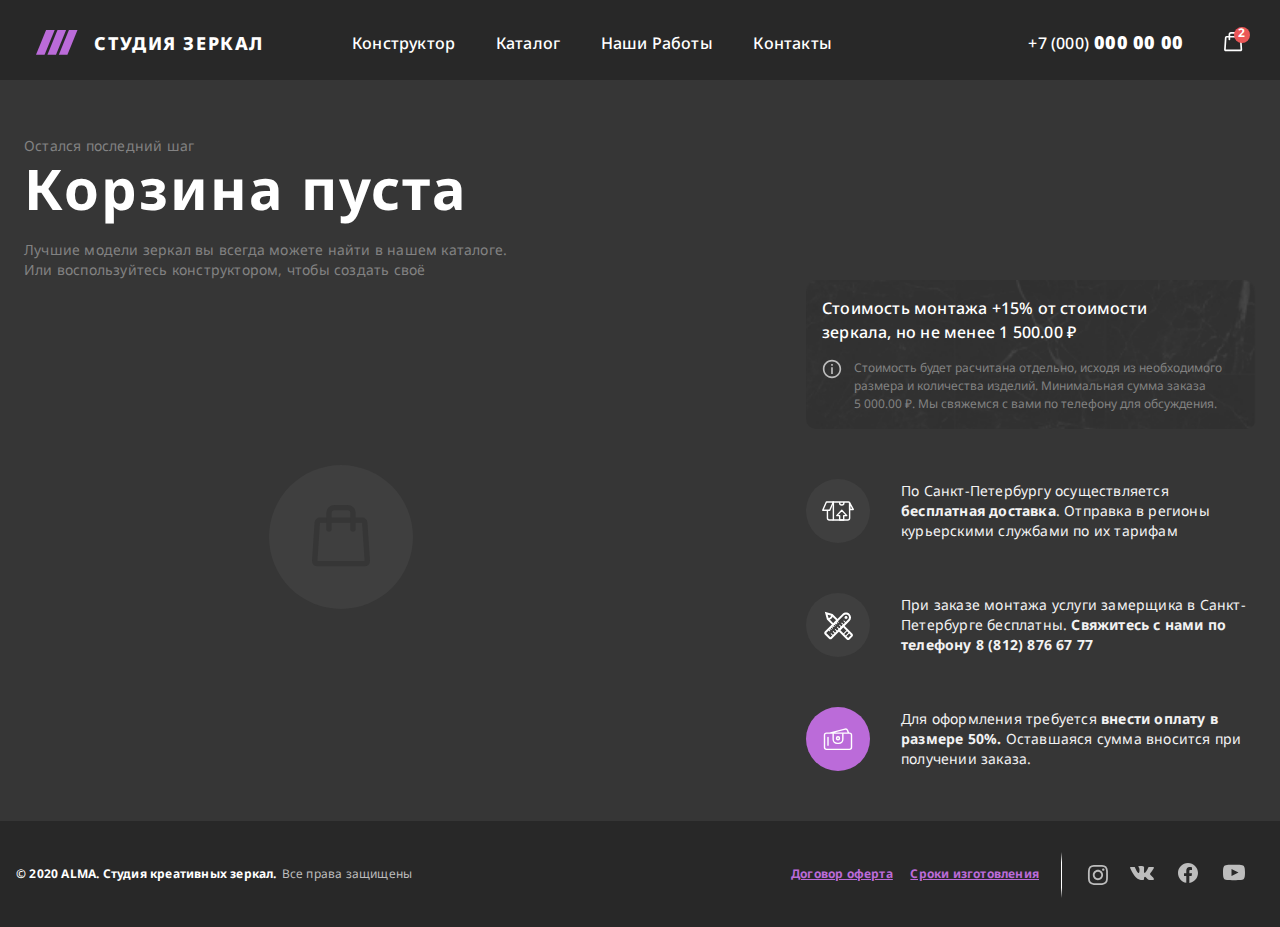
<file: basket.html>
<!doctype html>
<html lang="en" class="no-js">
<head>
	<meta charset="UTF-8">
	<meta name="viewport" content="width=device-width, initial-scale=1">

	<link href="https://fonts.googleapis.com/css2?family=Noto+Sans:ital,wght@0,400;0,700;1,400;1,700&display=swap" rel="stylesheet">
	<link rel="stylesheet" href="css/slyle.css"> <!-- Resource style -->
	<!-- <script src="js/modernizr.js"></script> -->

	<title>ALMA</title>
</head>
<body>
















<div class="page" id="basket">

	<header class="header">
		<div class="container">
			<div class="header__inner">
				<div class="header-burder">
					<img class="header-burder-open" src="img/burger.svg" alt="burger">
					<img class="header-burder-close" src="img/close.svg" alt="close">
				</div>
        <a href="index.html" class="logo__wrap">
					<img src="img/logo.svg" alt="logo">
					<img class="burger-logo" src="img/logo-gray.svg" alt="logo">
          <h2>студия зеркал</h2>
        </a>
        <nav class="nav">
          <ul class="nav__linklist">
            <li><a href="#" class="nav__links">конструктор</a></li>
            <li><a href="catalog.html" class="nav__links">каталог</a></li>
            <li><a href="works.html" class="nav__links">наши работы</a></li>
            <li><a href="contacts.html" class="nav__links">контакты</a></li>
          </ul>
        </nav>
				<div class="header__contant">
					<div class="header__phone">
						<a href="+7 (000) 000 00 00">+7 (000)<span> 000 00 00</span></a>
					</div>
					<a href="order.html" class="header__buy-icon">
							<div class="header-circle-buy-count"><span>2</span></div>
							<img src="img/basked-correct.svg" alt="busket">
					</a>
				</div>
			</div>
		</div>
	</header>



	<section class="basket">
		<div class="container">
			<div class="basket__inner">
				<div class="basket__title-wrap">
					<div class="basket__title">
						<p>Остался последний шаг</p>
						<h2>Корзина пуста</h2>
					</div>
					<div class="basket-content flex">
						<div class="basket-body flex">
							<p>Лучшие модели зеркал вы всегда можете найти в нашем каталоге.
								Или воспользуйтесь конструктором, чтобы создать своё</p>
						</div>
						<div class="basket-aside">
							<div class="order-aside">
								<div class="catalog-item__mounting">
									<div class="catalog-item__mounting-title">
										<h2>Стоимость монтажа +15% от стоимости зеркала,
											но не менее <span>1 500.00 ₽</span></h2>
									</div>
									<div class="catalog-item__mounting-discription">
										<img src="img/catalog-item/intro.svg" alt="intro">
										<div class="catalog-item__mounting-text">
											<p>Стоимость будет расчитана отдельно, исходя из необходимого размера
												и количества изделий. Минимальная сумма заказа <i>5 000.00 ₽.</i> Мы свяжемся с вами по телефону для обсуждения.</p>
										</div>
									</div>

								</div>
								<div class="order-aside-info">

									<div class="order-aside-info-item">
										<div class="order-aside-info-item-wrap">
											<img class="order-icon-item" src="img/order/delivery.svg" alt="box">
										</div>

										<p class="order-aside-text">По Санкт-Петербургу осуществляется
											<span>бесплатная доставка</span>. Отправка в регионы курьерскими службами по их тарифам</p>
									</div>

									<div class="order-aside-info-item">
										<div class="order-aside-info-item-wrap">
											<img class="order-icon-item" src="img/order/pen.svg" alt="pen">
										</div>

										<p class="order-aside-text">При заказе монтажа услуги замерщика
											в Санкт-Петербурге бесплатны.
											<span>Свяжитесь с нами по телефону 8 (812) 876 67 77</span></p>
									</div>

									<div class="order-aside-info-item">
										<div class="order-aside-info-item-wrap color-purpur">
											<img class="order-icon-item" src="img/order/pay.svg" alt="pey">
										</div>

										<p class="order-aside-text">Для оформления требуется <span>внести оплату
											в размере 50%.</span> Оставшаяся сумма вносится
											при получении заказа.</p>
									</div>
								</div>
							</div>
						</div>
					</div>
				</div>
			</div>
		</div>
	</section>










	<footer class="footer">
		<div class="container">
			<div class="footer__inner">
				<div class="footer__text">
					<p>© 2020 ALMA. Студия креативных зеркал.</p>
					<span>Все права защищены</span>
				</div>
				<div class="footer__right">
					<div class="footer__link">
						<a href="#">Договор оферта</a>
						<a href="#">Сроки изготовления</a>
					</div>
					<div class="social">
						<a href="#"><img src="img/instagram.svg" alt="instagram"></a>
						<a href="#"><img src="img/vk.svg" alt="vkontakte"></a>
						<a href="#"><img src="img/facebooke.svg" alt="facebooke"></a>
						<a href="#"><img src="img/youtube.svg" alt="youtube"></a>
					</div>
				</div>
			</div>
		</div>
	</footer><!-- cd-section -->

</div>



<script src="js/jquery-2.1.1.js"></script>
<script src="js/slick.min.js"></script>
<script src="js/order.js"></script>
</body>
</html>
</file>
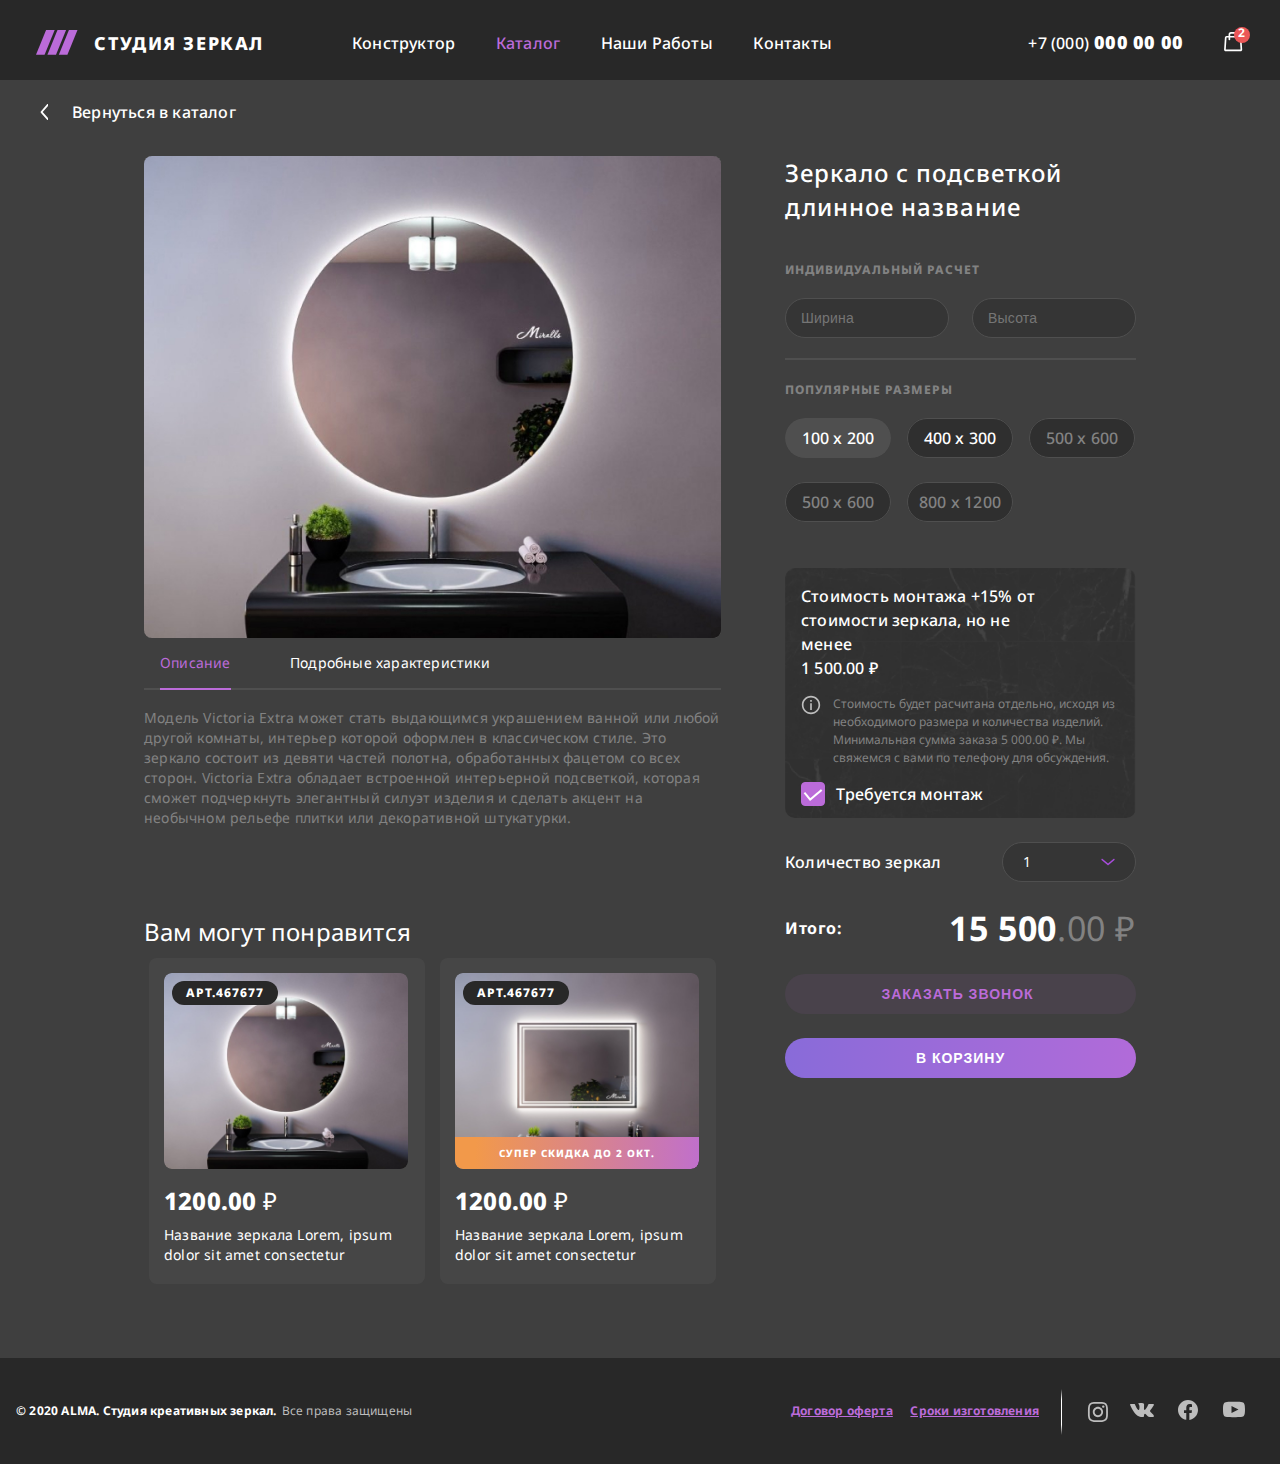
<file: catalog-item.html>
<!doctype html>
<html lang="en" class="no-js">
<head>
	<meta charset="UTF-8">
	<meta name="viewport" content="width=device-width, initial-scale=1">

	<link href="https://fonts.googleapis.com/css2?family=Noto+Sans:ital,wght@0,400;0,700;1,400;1,700&display=swap" rel="stylesheet">
	<link rel="stylesheet" href="css/slyle.css"> <!-- Resource style -->
	<!-- <script src="js/modernizr.js"></script> -->

	<title>ALMA</title>
</head>
<body>


<div class="page" id="catalog">
	<header class="header">
    <div class="container">
      <div class="header__inner">
				<div class="header-burder">
					<img class="header-burder-open" src="img/burger.svg" alt="burger">
					<img class="header-burder-close" src="img/close.svg" alt="close">
				</div>
        <a href="index.html" class="logo__wrap">
					<img src="img/logo.svg" alt="logo">
					<img class="burger-logo" src="img/logo-gray.svg" alt="logo">
          <h2>студия зеркал</h2>
        </a>
        <nav class="nav">
          <ul class="nav__linklist">
            <li><a href="#" class="nav__links">конструктор</a></li>
            <li><a href="catalog.html" class="nav__links nav__links-active">каталог</a></li>
            <li><a href="works.html" class="nav__links">наши работы</a></li>
            <li><a href="contacts.html" class="nav__links">контакты</a></li>
          </ul>
        </nav>
        <div class="header__contant">
          <div class="header__phone">
            <a href="+7 (000) 000 00 00">+7 (000)<span> 000 00 00</span></a>
          </div>
          <a href="order.html" class="header__buy-icon">
						<div class="header-circle-buy-count"><span>2</span></div>
            <img src="img/basked-correct.svg" alt="busket">
          </a>
        </div>
			</div>
		</div>
  </header>







	<section class="catalog-item">
		<div class="container">
			<div class="catalog-item__inner">
				<div class="catalog-item__title">
					<a href="catalog.html">Вернуться в каталог</a>
				</div>
				<div class="catalog-item__contant-wrap">
					<div class="catalog-item__contant">
						<div class="catalog-item__contant-img">
							<img src="img/catalog-item/item-img.jpg" alt="mirror">
						</div>

						<!-- TABS -->
						<div class="catalog__tabs">
							<nav class="tabs__items">
								<div class="tabs__item tabs__left active"><span>Описание</span></div>
								<div class="tabs__item tabs__right"><span>Подробные характеристики</span></div>
							</nav>

							<div class="tabs__body">
								<div id="tab_01" class="tabs__block tabs__block-left active">
									Модель Victoria Extra может стать выдающимся украшением ванной или любой другой комнаты, интерьер которой оформлен в классическом стиле. Это зеркало состоит из девяти частей полотна, обработанных фацетом со всех сторон. Victoria Extra обладает встроенной интерьерной подсветкой, которая сможет подчеркнуть элегантный силуэт изделия и сделать акцент на необычном рельефе плитки или декоративной штукатурки.
								</div>
								<div id="tab_02" class="tabs__block tabs__block-right">
									Вторая вкладка. Lorem ipsum, dolor sit amet consectetur adipisicing elit. Enim laudantium esse modi aut in recusandae explicabo, doloremque animi sapiente hic nobis ducimus minima distinctio deleniti tempora deserunt cumque amet consequatur. Lorem ipsum, dolor sit amet consectetur adipisicing elit. Enim laudantium esse modi aut in recusandae explicabo, doloremque animi sapiente hic nobis ducimus minima distinctio deleniti tempora deserunt cumque amet consequatur.
								</div>
							</div>
						</div>
						<div class="catalog-item__card-items">
							<h2 class="catalog-item__catalog-card-name">Вам могут понравится</h2>
							<div class="catalog-item__card-wrap">

								<!-- КАРТОЧКА -->
								<a href="catalog-item.html" class="catalog__card">

									<div class="catalog__card-img-wrap">
										<div class="catalog__img-fon">
											<img src="img/catalog/mirror-circle.jpg" alt="">
											<p class="catalog__img-sale sale-off">супер скидка до 2 окт.</p>
											<p class="catalog__artical">АРТ.467677</p>
										</div>
									</div>
									<div class="catalog__card-discription">
										<h2 class="catalog__card-price">1200.00 <span>&#x20bd</span></h2>
										<p class="catalog__card-name">Название зеркала Lorem, ipsum dolor sit amet consectetur adipisicing elit. Voluptatem neque optio quae?</p>
									</div>
								</a> <!-- КАРТОЧКА -->

								<!-- КАРТОЧКА -->
								<a href="catalog-item.html" class="catalog__card">
									<div class="catalog__card-img-wrap">
										<div class="catalog__img-fon">
											<img src="img/catalog/mirror-square.jpg" alt="">
											<p class="catalog__img-sale sale-on">супер скидка до 2 окт.</p>
											<p class="catalog__artical">АРТ.467677</p>
										</div>
									</div>
									<div class="catalog__card-discription">
										<h2 class="catalog__card-price">1200.00 <span>&#x20bd</span></h2>
										<p class="catalog__card-name">Название зеркала Lorem, ipsum dolor sit amet consectetur adipisicing elit. Voluptatem neque optio quae?</p>
									</div>
								</a> <!-- КАРТОЧКА -->
	
								<!-- КАРТОЧКА -->
								<a href="catalog-item.html" class="catalog__card">
									<div class="catalog__card-img-wrap">
										<div class="catalog__img-fon">
											<img src="img/catalog/mirror-line.jpg" alt="mirror">
											<p class="catalog__img-sale sale-off">супер скидка до 2 окт.</p>
											<p class="catalog__artical">АРТ.467677</p>
										</div>
									</div>
									<div class="catalog__card-discription">
										<h2 class="catalog__card-price">1200.00 <span>&#x20bd</span></h2>
										<p class="catalog__card-name">Название зеркала</p>
									</div>
								</a> <!-- КАРТОЧКА -->
							</div>
						</div>

					</div>
					<div class="contant-item-aside">
						<h2 class="contant-item-aside-name">Зеркало с подсветкой длинное название</h2>
						<div class="catalog__sidebar-item-wrap catalog-item-border" >
							<h2 class="catalog__sidebar-item-name">Индивидуальный расчет</h2>

							<!-- РАЗМЕР -->
							<div class="catalog__sidebar-price-item-wrap">
								<!-- ШИРИНА -->
								<div class="input-size-start">
									<input class="input-form" id="catalog-item-width" type="number" placeholder="Ширина">
									<label for="catalog-item-width">Ширина</label>
								</div>
								<!-- ВЫСОТА -->
								<div class="input-size-end">
									<input class="input-form" id="catalog-item-hight" type="number" placeholder="Высота">
									<label for="catalog-item-hight">Высота</label>
								</div>

							</div>
						</div>

						<!-- СТАНДАРТЫ РАЗМЕРОВ -->
						<div class="catalog__sidebar-mirror">
							<h2 class="catalog__sidebar-item-name">Популярные размеры</h2>
							<div class="catalog__sidebar-mirror-item-wrap">

								<!-- КНОПКА ФОРМА ЗЕРКАЛ -->
								<div class="catalog__sidebar-mirror-item">
									<div class="mirror-size active">
										<input class="custom-checkbox-mirror" name="mirror-item" type="radio" id="mirror-size100x200">
										<label for="mirror-size100x200">
											<p>100 x 200</p>
										</label>
									</div>
								</div>

								<!-- КНОПКА ФОРМА ЗЕРКАЛ -->
								<div class="catalog__sidebar-mirror-item">
									<div class="mirror-size">
										<input class="custom-checkbox-mirror" name="mirror-item" type="radio" id="mirror-size400x400">
										<label for="mirror-size400x400">
											<p>400 x 300</p>
										</label>
									</div>
								</div>

								<!-- КНОПКА ФОРМА ЗЕРКАЛ -->
								<div class="catalog__sidebar-mirror-item">
									<div class="mirror-size in-active">
										<input class="custom-checkbox-mirror" name="mirror-item" type="radio" id="mirror-size500x600">
										<label for="mirror-size500x600">
											<p>500 x 600</p>
										</label>
									</div>
								</div>

								<!-- КНОПКА ФОРМА ЗЕРКАЛ -->
								<div class="catalog__sidebar-mirror-item">
									<div class="mirror-size in-active">
										<input class="custom-checkbox-mirror" name="mirror-item" type="radio" id="mirror-size500x6002">
										<label for="mirror-size500x6002">
											<p>500 x 600</p>
										</label>
									</div>
								</div>
								<!-- ФОРМА ЗЕРКАЛ -->
								<div class="catalog__sidebar-mirror-item">
									<div class="mirror-size in-active">
										<input class="custom-checkbox-mirror" name="mirror-item" type="radio" id="mirror-size800x1200">
										<label for="mirror-size800x1200">
											<p>800 x 1200</p>
										</label>
									</div>
								</div>

							</div>
						</div>


						<!--  ДОП ИНФО ЗАКАЗА (МОНТАЖ) -->
						<div class="catalog-item__mounting">
							<div class="catalog-item__mounting-title">
								<h2>Стоимость монтажа +15% от стоимости зеркала,
									но не менее <p>1 500.00 ₽</p></h2>
							</div>
							<div class="catalog-item__mounting-discription">
								<img src="img/catalog-item/intro.svg" alt="intro">
								<div class="catalog-item__mounting-text">
									<p>Стоимость будет расчитана отдельно, исходя из необходимого размера
										и количества изделий. Минимальная сумма заказа <i>5 000.00 ₽.</i> Мы свяжемся с вами по телефону для обсуждения.</p>
								</div>
							</div>
							<div class="mounting__checkbox">
								<input checked id="mounting" type="checkbox">
								<label for="mounting">
									<span></span>
									Требуется монтаж
								</label>

							</div>
						</div>

						<!--  ПОДТВЕРЖДЕНИЕ ЗАКАЗА -->
						<div class="select-filter-count">
							<p>Количество зеркал</p>
							<div class="checkselect-count">
								<div class="checkselect-count-select">
									<img class="arrow-select" src="img/arrow-select.svg" alt="arrow">
									<span>1</span>
									<i class="fa fa-chevron-left"></i>
								</div>
								<input id="count-item" type="hidden" name="number">
								<!-- mCustomScrollbar -->
								<ul id="dropdown-menu-count" class="dropdown-menu">
									<li id="1">1</li>
									<li id="2">2</li>
									<li id="3">3</li>
									<li id="4">4</li>
									<li id="5">5</li>
									<li id="6">6</li>
									<li id="7">7</li>
									<li id="8">8</li>
									<li id="9">9</li>
									<li id="10">10</li>
									<li id="11">11</li>
									<li id="12">12</li>
								</ul>
							</div>
						</div>
							<div class="catalog-item__order-price">
								<h2>Итого:</h2>
								<p>15 500<span>.00 &#x20bd</span></p>
							</div>
							<div class="button-form">
								<button type="button" class="btn-opacity">Заказать звонок</button>
								<button id="catalog-btn-basket" type="button" class="btn-single">В корзину</button>
							</div>
						</div>

						<div class="catalog-item-popup">
							<div class="catalog-item-popup-title">
								<h2>Товар добавлен в корзину</h2>
								<img src="img/catalog-aside/chest.svg" alt="">
							</div>

							<div class="catalog-item-popup-content">

								<div class="catalog-item-popup-content-wrap">
									<div class="catalog-item-popup-content-item">

										<div class="catalog__card-img-wrap">
											<img src="img/catalog/mirror-square.jpg" alt="mirror">
											<p class="catalog__img-sale sale-on">супер скидка до 2 окт.</p>
										</div>
										<div class="catalog-item-popup-content-index">
											<p class="catalog__artical">АРТ.467677</p>
											<p class="catalog__card-name">Название зеркала Lorem Voluptatem neque</p>
										</div>
										<div class="catalog__card-count">
											<button class="btn-math">-</button><p>1</p><button class="btn-math">+</button>
										</div>
										<div class="catalog__card-discription">
											<h2 class="catalog__card-price">1200<span>.00 ₽</span></h2>
										</div>
									</div>
								</div>
								<div class="catalog-item-popup-content-wrap">
									<div class="catalog-item-popup-content-item">

										<div class="catalog__card-img-wrap">
											<img src="img/catalog/mirror-square.jpg" alt="mirror">
											<p class="catalog__img-sale sale-on">супер скидка до 2 окт.</p>
										</div>
										<div class="catalog-item-popup-content-index">
											<p class="catalog__artical">АРТ.467677</p>
											<p class="catalog__card-name">Название зеркала Lorem Voluptatem neque</p>
										</div>
										<div class="catalog__card-count">
											<button class="btn-math">-</button><p>1</p><button class="btn-math">+</button>
										</div>
										<div class="catalog__card-discription">
											<h2 class="catalog__card-price">1200<span>.00 ₽</span></h2>
										</div>
									</div>
								</div>
								<div class="catalog-item-popup-content-wrap">
									<div class="catalog-item-popup-content-item">

										<div class="catalog__card-img-wrap">
											<img src="img/catalog/mirror-square.jpg" alt="mirror">
											<p class="catalog__img-sale sale-on">супер скидка до 2 окт.</p>
										</div>
										<div class="catalog-item-popup-content-index">
											<p class="catalog__artical">АРТ.467677</p>
											<p class="catalog__card-name">Название зеркала Lorem Voluptatem neque</p>
										</div>
										<div class="catalog__card-count">
											<button class="btn-math">-</button><p>1</p><button class="btn-math">+</button>
										</div>
										<div class="catalog__card-discription">
											<h2 class="catalog__card-price">1200<span>.00 ₽</span></h2>
										</div>
									</div>
								</div>



							</div>

							<div class="catalog-item-popup-footer">
								<div class="catalog-item-popup-button">
									<button type="button" class="btn-opacity">Отменить</button>
									<button type="button" class="btn-border">Удалить</button>
								</div>
							</div>
						</div>

					</div>

				</div>
			</div>
		</div>
	</section>

	


	<footer class="footer">
		<div class="container">
			<div class="footer__inner">
				<div class="footer__text">
					<p>© 2020 ALMA. Студия креативных зеркал.</p>
					<span>Все права защищены</span>
				</div>
				<div class="footer__right">
					<div class="footer__link">
						<a href="#">Договор оферта</a>
						<a href="#">Сроки изготовления</a>
					</div>
					<div class="social">
						<a href="#"><img src="img/instagram.svg" alt="instagram"></a>
						<a href="#"><img src="img/vk.svg" alt="vkontakte"></a>
						<a href="#"><img src="img/facebooke.svg" alt="facebooke"></a>
						<a href="#"><img src="img/youtube.svg" alt="youtube"></a>
					</div>
				</div>
			</div>
		</div>
	</footer><!-- cd-section -->

</div>



<script src="js/jquery-2.1.1.js"></script>
<script src="js/catalog-item.js"></script> <!-- Resource jQuery -->
</body>
</html>
</file>
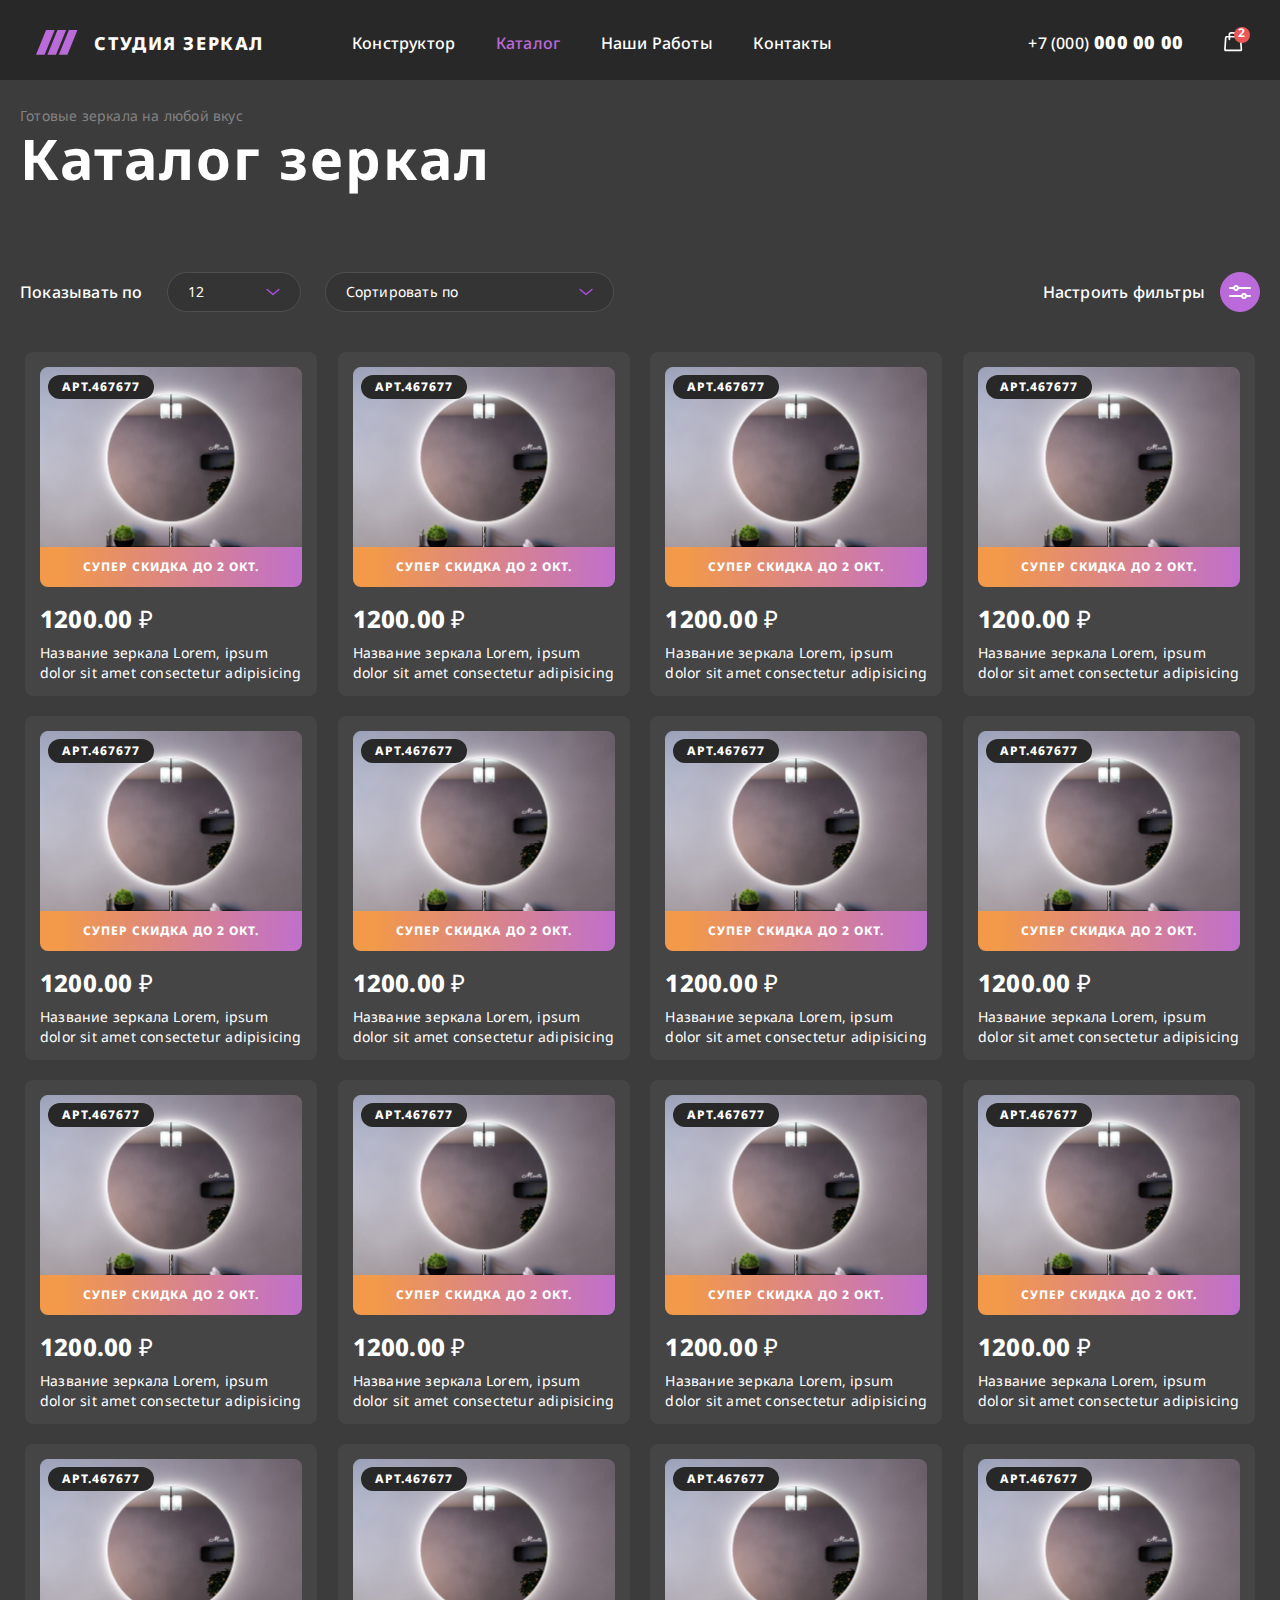
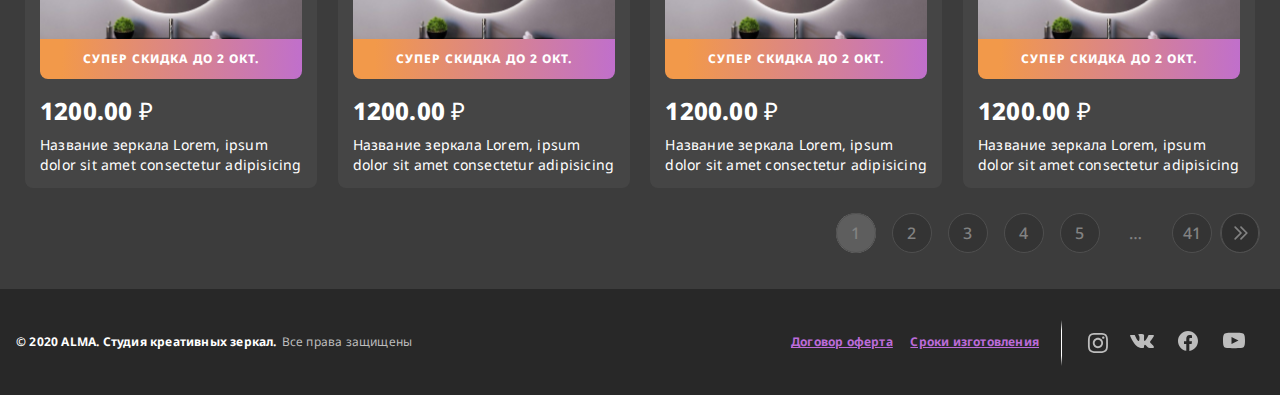
<file: catalog.html>
<!doctype html>
<html lang="en" class="no-js">
<head>
	<meta charset="UTF-8">
	<meta name="viewport" content="width=device-width, initial-scale=1">

	<link href="https://fonts.googleapis.com/css2?family=Noto+Sans:ital,wght@0,400;0,700;1,400;1,700&display=swap" rel="stylesheet">
	<link rel="stylesheet" href="css/slyle.css">
	<meta name="viewport" content="width=device-width, initial-scale=1">

	<title>ALMA</title>
</head>
<body>


<div class="page" id="catalog">
	<header class="header">
    <div class="container">
      <div class="header__inner">
				<div class="header-burder">
					<img class="header-burder-open" src="img/burger.svg" alt="burger">
					<img class="header-burder-close" src="img/close.svg" alt="close">
				</div>
        <a href="index.html" class="logo__wrap">
					<img src="img/logo.svg" alt="logo">
					<img class="burger-logo" src="img/logo-gray.svg" alt="logo">
          <h2>студия зеркал</h2>
        </a>
        <nav class="nav">
          <ul class="nav__linklist">
            <li><a href="#" class="nav__links">конструктор</a></li>
            <li><a href="catalog.html" class="nav__links nav__links-active">каталог</a></li>
            <li><a href="works.html" class="nav__links">наши работы</a></li>
            <li><a href="contacts.html" class="nav__links">контакты</a></li>
          </ul>
        </nav>
        <div class="header__contant">
          <div class="header__phone">
            <a href="+7 (000) 000 00 00">+7 (000)<span> 000 00 00</span></a>
          </div>
          <a href="order.html" class="header__buy-icon">
						<div class="header-circle-buy-count"><span>2</span></div>
            <img src="img/basked-correct.svg" alt="busket">
          </a>
        </div>
			</div>
		</div>
  </header>







	<section class="catalog">
		<aside id="catalog-sidebar" class="catalog__sidebar">
			<!-- Закрытие SIDEBARE -->
			<img class="catalog__sidebar-close" src="img/catalog-aside/chest.svg" alt="chest">
			<!-- FORM SIDEBARE -->
			<div class="catalog__sidebar-form-wrap">

				<form action="#" class="catalog__sidebar-form">
					<!-- ФОРМА ЗЕРКАЛ -->
					<div class="catalog__sidebar-mirror">
						<h2 class="catalog__sidebar-item-name">Форма</h2>
						<div class="catalog__sidebar-mirror-item-wrap">

							<!-- КНОПКА ФОРМА ЗЕРКАЛ -->
							<div class="catalog__sidebar-mirror-item">
								<div class="sidebar-mirror-img-wrap">
									<input class="custom-checkbox-mirror" name="mirror" type="radio" id="sidebar-mirror-img-circle">
									<label for="sidebar-mirror-img-circle">
										<img src="img/catalog-aside/round.png" alt="round">
									</label>
								</div>
							</div>
							<!-- КНОПКА ФОРМА ЗЕРКАЛ -->
							<div class="catalog__sidebar-mirror-item">
								<div class="sidebar-mirror-img-wrap">
									<input class="custom-checkbox-mirror" name="mirror" type="radio" id="sidebar-mirror-img-horizontal">
									<label for="sidebar-mirror-img-horizontal">
										<img src="img/catalog-aside/horizontal.png" alt="mirror-horizontal">
									</label>
								</div>
							</div>
							<!-- КНОПКА ФОРМА ЗЕРКАЛ -->
							<div class="catalog__sidebar-mirror-item">
								<div class="sidebar-mirror-img-wrap">
									<input class="custom-checkbox-mirror" name="mirror" type="radio" id="sidebar-mirror-img-vertical">
									<label for="sidebar-mirror-img-vertical">
										<img src="img/catalog-aside/vertical.png" alt="mirror-vertical">
									</label>
								</div>
							</div>
							<!-- КНОПКА ФОРМА ЗЕРКАЛ -->
							<div class="catalog__sidebar-mirror-item">
								<div class="sidebar-mirror-img-wrap">
									<input class="custom-checkbox-mirror" name="mirror" type="radio" id="sidebar-mirror-img-square">
									<label for="sidebar-mirror-img-square">
										<img src="img/catalog-aside/square.png" alt="square">
									</label>
								</div>
							</div>
							<!-- КНОПКА ФОРМА ЗЕРКАЛ -->
							<div class="catalog__sidebar-mirror-item">
								<div class="sidebar-mirror-img-wrap">
									<input class="custom-checkbox-mirror" name="mirror" type="radio" id="sidebar-mirror-img-vertical-big">
									<label for="sidebar-mirror-img-vertical-big">
										<img src="img/catalog-aside/vertical-big.png" alt="vertical-big">
									</label>
								</div>
							</div>
							<!-- КНОПКА ФОРМА ЗЕРКАЛ -->
							<div class="catalog__sidebar-mirror-item">
								<div class="sidebar-mirror-img-wrap">
									<input class="custom-checkbox-mirror" name="mirror" type="radio" id="sidebar-mirror-img-horizontal-square">
									<label for="sidebar-mirror-img-horizontal-square">
										<img src="img/catalog-aside/horizontal-square.png" alt="mirror-horizontal-square">
									</label>
								</div>
							</div>
							<!-- КНОПКА ФОРМА ЗЕРКАЛ -->
							<div class="catalog__sidebar-mirror-item">
								<div class="sidebar-mirror-img-wrap">
									<input class="custom-checkbox-mirror" name="mirror" type="radio" id="sidebar-mirror-img-vertical-square">
									<label for="sidebar-mirror-img-vertical-square">
										<img src="img/catalog-aside/vertical-square.png" alt="mirror-vertical-square">
									</label>
								</div>
							</div>
							<!-- КНОПКА ФОРМА ЗЕРКАЛ -->
							<div class="catalog__sidebar-mirror-item">
								<div class="sidebar-mirror-img-wrap">
									<input class="custom-checkbox-mirror" name="mirror" type="radio" id="sidebar-mirror-img-square-big">
									<label for="sidebar-mirror-img-square-big">
										<img src="img/catalog-aside/square-big.png" alt="square-big">
									</label>
								</div>
							</div>
								<!-- КНОПКА ФОРМА ЗЕРКАЛ -->
							<div class="catalog__sidebar-mirror-item">
								<div class="sidebar-mirror-img-wrap">
									<input class="custom-checkbox-mirror" name="mirror" type="radio" id="sidebar-mirror-img-square-big">
									<label for="sidebar-mirror-img-square-big">
										<img src="img/catalog-aside/square-big.png" alt="square-big">
									</label>
								</div>
							</div>
						</div>
					</div>
					<!-- ЦЕНА -->
					<div class="catalog__sidebar-item-wrap" >
						<h2 class="catalog__sidebar-item-name">Цена</h2>


						<!-- ЦЕНА -->
						<div class="catalog__sidebar-price-item-wrap">
							<!-- ОТ -->
							<div class="catalog__sidebar-price-start">
								<input class="btn-simple catalog-btn-aside" id="catalog__sidebar-price-start" type="number" placeholder="от">
								<label for="catalog__sidebar-price-start">От</label>
							</div>
							<!-- ДО -->
							<div class="catalog__sidebar-price-end">
								<input class="btn-simple catalog-btn-aside test" id="catalog__sidebar-price-end" type="number" placeholder="14000">
								<label for="catalog__sidebar-price-end">До</label>
							</div>

						</div>


					</div>	<!-----catalog__sidebar-wrap----- -->
					<!-- ДЛИННА -->
					<div class="catalog__sidebar-item-wrap" >
						<h2 class="catalog__sidebar-item-name">Длинна</h2>

						<!-- ДЛИННА -->
						<div class="catalog__sidebar-lenght-item-wrap">
							<!-- ОТ -->
							<div class="catalog__sidebar-lenght-start">
								<input class="btn-simple catalog-btn-aside" id="catalog__sidebar-lenght-start" type="number" placeholder="50">
								<label for="catalog__sidebar-lenght-start">От</label>
							</div>
							<!-- ДО -->
							<div class="catalog__sidebar-lenght-end">
								<input class="btn-simple catalog-btn-aside test" id="catalog__sidebar-lenght-end" type="number" placeholder="1000">
								<label for="catalog__sidebar-lenght-end">До</label>
							</div>
						</div>
					</div>
					<!-- ШИРИНА -->
					<div class="catalog__sidebar-item-wrap" >
						<h2 class="catalog__sidebar-item-name">Ширина, см</h2>
					<!-- ШИРИНА -->
						<div class="catalog__sidebar-width-item-wrap">
							<!-- ОТ -->
							<div class="catalog__sidebar-width-start">
								<input class="btn-simple catalog-btn-aside" id="catalog__sidebar-width-start" type="number" placeholder="50">
								<label for="catalog__sidebar-width-start">От</label>
							</div>
							<!-- ДО -->
							<div class="catalog__sidebar-width-end">
								<input class="btn-simple catalog-btn-aside" id="catalog__sidebar-width-end" type="number" placeholder="1000">
								<label for="catalog__sidebar-width-end">До</label>
							</div>
						</div>
					</div>
					<!-- ОПЦИИ -->
					<div class="catalog__sidebar-item-wrap">

						<div class="catalog__form-toggle-wrap">
							<h2>Рама</h2>
							<div class="catalog__form-toggle">
								<input class="catalog__form-toggle-input" type="checkbox" id="frame" />
								<label class="catalog__form-toggle-lable" for="frame"></label>
							</div>
						</div>
						<div class="catalog__form-toggle-wrap">
							<h2>Подсветка</h2>
							<div class="catalog__form-toggle">
								<input class="catalog__form-toggle-input" type="checkbox" id="backlight" />
								<label class="catalog__form-toggle-lable" for="backlight"></label>
							</div>
						</div>
						<div class="catalog__form-toggle-wrap">
							<h2>Патерн</h2>
							<div class="catalog__form-toggle">
								<input class="catalog__form-toggle-input" type="checkbox" id="pattern" />
								<label class="catalog__form-toggle-lable" for="pattern"></label>
							</div>
						</div>

					</div>
					<!-- ДОП ОПЦИИ  -->
					<div class="catalog__sidebar-item-wrap">
						<h2 class="catalog__sidebar-item-name">Дополнительные опции</h2>
						<div class="catalog__form-toggle-wrap">
							<h2>ИК нагреватель</h2>
							<div class="catalog__form-toggle">
								<input class="catalog__form-toggle-input" type="checkbox" id="heater" />
								<label class="catalog__form-toggle-lable" for="heater"></label>
							</div>
						</div>
						<div class="catalog__form-toggle-wrap">
							<h2>Электронные часы</h2>
							<div class="catalog__form-toggle">
								<input class="catalog__form-toggle-input" type="checkbox" id="clock" />
								<label class="catalog__form-toggle-lable" for="clock"></label>
							</div>
						</div>
						<div class="catalog__form-toggle-wrap">
							<h2>Выключатель</h2>
							<div class="catalog__form-toggle">
								<input class="catalog__form-toggle-input" type="checkbox" id="include" />
								<label class="catalog__form-toggle-lable" for="include"></label>
							</div>
						</div>
					</div>

					<div class="catalog__sidebar-form-button">
						<button type="reset" class="btn-opacity">Сбросить всё</button>
						<button type="button" class="btn-single">искать</button>
					</div>
				</form>
			</div>	<!-----catalog__sidebar-price-wrap----- -->
		</aside>



		<div class="container">
			<div class="catalog__inner">
				<!-- SIDEBAR -->

				<div class="catalog__content">
					<!-- ТИТУЛЬНИК -->
					<div class="catalog__content-title">
						<p>Готовые зеркала на любой вкус</p>
						<h2>Каталог зеркал</h2>
					</div>

					<!-- ФИЛЬТРЫ -->
					<div class="catalog__form">
						<form action="#" class="catalog-form">
							<div class="catalog__form-item-wrap">

								<!-- ПОКАЗАТЬ ПО НОМЕРУ -->
									<div class="select-filter-number">
										<p>Показывать по</p>
										<div class="checkselect-number">
											<div class="checkselect-number-select">
												<img class="arrow-select" src="img/arrow-select.svg" alt="arrow">
												<span>12</span>
												<i class="fa fa-chevron-left"></i>
											</div>
											<input id="number-item" type="hidden" name="number">
											<!-- mCustomScrollbar -->
											<ul id="dropdown-menu-number" class="dropdown-menu">
												<li id="1">1</li>
												<li id="2">2</li>
												<li id="3">3</li>
												<li id="4">4</li>
												<li id="5">5</li>
												<li id="6">6</li>
												<li id="7">7</li>
												<li id="8">8</li>
												<li id="9">9</li>
												<li id="10">10</li>
												<li id="11">11</li>
												<li id="12">12</li>
											</ul>
										</div>
									</div>


								<!-- ПОКАЗАТЬ ПО ПОПУЛЯРНОСТИ -->
								<div class="select-filter-category">
									<div class="checkselect-category">
										<div class="checkselect-category-select">
											<img class="arrow-select" src="img/arrow-select.svg" alt="arrow">
											<p class="checkselect-category-text">Сортировать по</p>
											<span>Сортировать по</span>
											<i class="fa fa-chevron-left"></i>
										</div>
										<input id="category-item" type="hidden" name="category">
										<!-- mCustomScrollbar -->
										<ul class="dropdown-menu">
											<li id="1">Популярности</li>
											<li id="2">По стоимости</li>

										</ul>
									</div>
								</div>
							</div>	<!-----catalog__form-item-wrap----- -->
							<div class="catalog__form-filter">
								<label for="catalog-filter">Настроить фильтры</label>
								<button type="button" class="filter-btn" id="catalog-filter"></button>
							</div>
						</form>
					</div>
					<!-- КАРТОЧКИ -->
					<div class="catalog__card-wrap">


						<!-- КАРТОЧКА -->
						<a href="catalog-item.html" class="catalog__card">
							<div class="catalog__card-img-wrap">
								<div class="catalog__img-fon">
									<img src="img/catalog/mirror-circle.jpg" alt="">
									<p class="catalog__img-sale sale-on">супер скидка до 2 окт.</p>
									<p class="catalog__artical">АРТ.467677</p>
								</div>
							</div>
							<div class="catalog__card-discription">
								<h2 class="catalog__card-price">1200.00 <span>&#x20bd</span></h2>
								<p class="catalog__card-name">Название зеркала Lorem, ipsum dolor sit amet consectetur adipisicing elit. Voluptatem neque optio quae?</p>
							</div>
						</a>
						<!-- КАРТОЧКА -->
						<a href="catalog-item.html" class="catalog__card">
							<div class="catalog__card-img-wrap">
								<div class="catalog__img-fon">
									<img src="img/catalog/mirror-circle.jpg" alt="">
									<p class="catalog__img-sale sale-on">супер скидка до 2 окт.</p>
									<p class="catalog__artical">АРТ.467677</p>
								</div>
							</div>
							<div class="catalog__card-discription">
								<h2 class="catalog__card-price">1200.00 <span>&#x20bd</span></h2>
								<p class="catalog__card-name">Название зеркала Lorem, ipsum dolor sit amet consectetur adipisicing elit. Voluptatem neque optio quae?</p>
							</div>
						</a>
						<!-- КАРТОЧКА -->
						<a href="catalog-item.html" class="catalog__card">
							<div class="catalog__card-img-wrap">
								<div class="catalog__img-fon">
									<img src="img/catalog/mirror-circle.jpg" alt="">
									<p class="catalog__img-sale sale-on">супер скидка до 2 окт.</p>
									<p class="catalog__artical">АРТ.467677</p>
								</div>
							</div>
							<div class="catalog__card-discription">
								<h2 class="catalog__card-price">1200.00 <span>&#x20bd</span></h2>
								<p class="catalog__card-name">Название зеркала Lorem, ipsum dolor sit amet consectetur adipisicing elit. Voluptatem neque optio quae?</p>
							</div>
						</a>
						<!-- КАРТОЧКА -->
						<a href="catalog-item.html" class="catalog__card">
							<div class="catalog__card-img-wrap">
								<div class="catalog__img-fon">
									<img src="img/catalog/mirror-circle.jpg" alt="">
									<p class="catalog__img-sale sale-on">супер скидка до 2 окт.</p>
									<p class="catalog__artical">АРТ.467677</p>
								</div>
							</div>
							<div class="catalog__card-discription">
								<h2 class="catalog__card-price">1200.00 <span>&#x20bd</span></h2>
								<p class="catalog__card-name">Название зеркала Lorem, ipsum dolor sit amet consectetur adipisicing elit. Voluptatem neque optio quae?</p>
							</div>
						</a>
						<!-- КАРТОЧКА -->
						<a href="catalog-item.html" class="catalog__card">
							<div class="catalog__card-img-wrap">
								<div class="catalog__img-fon">
									<img src="img/catalog/mirror-circle.jpg" alt="">
									<p class="catalog__img-sale sale-on">супер скидка до 2 окт.</p>
									<p class="catalog__artical">АРТ.467677</p>
								</div>
							</div>
							<div class="catalog__card-discription">
								<h2 class="catalog__card-price">1200.00 <span>&#x20bd</span></h2>
								<p class="catalog__card-name">Название зеркала Lorem, ipsum dolor sit amet consectetur adipisicing elit. Voluptatem neque optio quae?</p>
							</div>
						</a>
						<!-- КАРТОЧКА -->
						<a href="catalog-item.html" class="catalog__card">
							<div class="catalog__card-img-wrap">
								<div class="catalog__img-fon">
									<img src="img/catalog/mirror-circle.jpg" alt="">
									<p class="catalog__img-sale sale-on">супер скидка до 2 окт.</p>
									<p class="catalog__artical">АРТ.467677</p>
								</div>
							</div>
							<div class="catalog__card-discription">
								<h2 class="catalog__card-price">1200.00 <span>&#x20bd</span></h2>
								<p class="catalog__card-name">Название зеркала Lorem, ipsum dolor sit amet consectetur adipisicing elit. Voluptatem neque optio quae?</p>
							</div>
						</a>
						<!-- КАРТОЧКА -->
						<a href="catalog-item.html" class="catalog__card">
							<div class="catalog__card-img-wrap">
								<div class="catalog__img-fon">
									<img src="img/catalog/mirror-circle.jpg" alt="">
									<p class="catalog__img-sale sale-on">супер скидка до 2 окт.</p>
									<p class="catalog__artical">АРТ.467677</p>
								</div>
							</div>
							<div class="catalog__card-discription">
								<h2 class="catalog__card-price">1200.00 <span>&#x20bd</span></h2>
								<p class="catalog__card-name">Название зеркала Lorem, ipsum dolor sit amet consectetur adipisicing elit. Voluptatem neque optio quae?</p>
							</div>
						</a>
						<!-- КАРТОЧКА -->
						<a href="catalog-item.html" class="catalog__card">
							<div class="catalog__card-img-wrap">
								<div class="catalog__img-fon">
									<img src="img/catalog/mirror-circle.jpg" alt="">
									<p class="catalog__img-sale sale-on">супер скидка до 2 окт.</p>
									<p class="catalog__artical">АРТ.467677</p>
								</div>
							</div>
							<div class="catalog__card-discription">
								<h2 class="catalog__card-price">1200.00 <span>&#x20bd</span></h2>
								<p class="catalog__card-name">Название зеркала Lorem, ipsum dolor sit amet consectetur adipisicing elit. Voluptatem neque optio quae?</p>
							</div>
						</a>
						<!-- КАРТОЧКА -->
						<a href="catalog-item.html" class="catalog__card">
							<div class="catalog__card-img-wrap">
								<div class="catalog__img-fon">
									<img src="img/catalog/mirror-circle.jpg" alt="">
									<p class="catalog__img-sale sale-on">супер скидка до 2 окт.</p>
									<p class="catalog__artical">АРТ.467677</p>
								</div>
							</div>
							<div class="catalog__card-discription">
								<h2 class="catalog__card-price">1200.00 <span>&#x20bd</span></h2>
								<p class="catalog__card-name">Название зеркала Lorem, ipsum dolor sit amet consectetur adipisicing elit. Voluptatem neque optio quae?</p>
							</div>
						</a>
						<!-- КАРТОЧКА -->
						<a href="catalog-item.html" class="catalog__card">
							<div class="catalog__card-img-wrap">
								<div class="catalog__img-fon">
									<img src="img/catalog/mirror-circle.jpg" alt="">
									<p class="catalog__img-sale sale-on">супер скидка до 2 окт.</p>
									<p class="catalog__artical">АРТ.467677</p>
								</div>
							</div>
							<div class="catalog__card-discription">
								<h2 class="catalog__card-price">1200.00 <span>&#x20bd</span></h2>
								<p class="catalog__card-name">Название зеркала Lorem, ipsum dolor sit amet consectetur adipisicing elit. Voluptatem neque optio quae?</p>
							</div>
						</a>
						<!-- КАРТОЧКА -->
						<a href="catalog-item.html" class="catalog__card">
							<div class="catalog__card-img-wrap">
								<div class="catalog__img-fon">
									<img src="img/catalog/mirror-circle.jpg" alt="">
									<p class="catalog__img-sale sale-on">супер скидка до 2 окт.</p>
									<p class="catalog__artical">АРТ.467677</p>
								</div>
							</div>
							<div class="catalog__card-discription">
								<h2 class="catalog__card-price">1200.00 <span>&#x20bd</span></h2>
								<p class="catalog__card-name">Название зеркала Lorem, ipsum dolor sit amet consectetur adipisicing elit. Voluptatem neque optio quae?</p>
							</div>
						</a>
						<!-- КАРТОЧКА -->
						<a href="catalog-item.html" class="catalog__card">
							<div class="catalog__card-img-wrap">
								<div class="catalog__img-fon">
									<img src="img/catalog/mirror-circle.jpg" alt="">
									<p class="catalog__img-sale sale-on">супер скидка до 2 окт.</p>
									<p class="catalog__artical">АРТ.467677</p>
								</div>
							</div>
							<div class="catalog__card-discription">
								<h2 class="catalog__card-price">1200.00 <span>&#x20bd</span></h2>
								<p class="catalog__card-name">Название зеркала Lorem, ipsum dolor sit amet consectetur adipisicing elit. Voluptatem neque optio quae?</p>
							</div>
						</a>
						<!-- КАРТОЧКА -->
						<a href="catalog-item.html" class="catalog__card">
							<div class="catalog__card-img-wrap">
								<div class="catalog__img-fon">
									<img src="img/catalog/mirror-circle.jpg" alt="">
									<p class="catalog__img-sale sale-on">супер скидка до 2 окт.</p>
									<p class="catalog__artical">АРТ.467677</p>
								</div>
							</div>
							<div class="catalog__card-discription">
								<h2 class="catalog__card-price">1200.00 <span>&#x20bd</span></h2>
								<p class="catalog__card-name">Название зеркала Lorem, ipsum dolor sit amet consectetur adipisicing elit. Voluptatem neque optio quae?</p>
							</div>
						</a>
						<!-- КАРТОЧКА -->
						<a href="catalog-item.html" class="catalog__card">
							<div class="catalog__card-img-wrap">
								<div class="catalog__img-fon">
									<img src="img/catalog/mirror-circle.jpg" alt="">
									<p class="catalog__img-sale sale-on">супер скидка до 2 окт.</p>
									<p class="catalog__artical">АРТ.467677</p>
								</div>
							</div>
							<div class="catalog__card-discription">
								<h2 class="catalog__card-price">1200.00 <span>&#x20bd</span></h2>
								<p class="catalog__card-name">Название зеркала Lorem, ipsum dolor sit amet consectetur adipisicing elit. Voluptatem neque optio quae?</p>
							</div>
						</a>
						<!-- КАРТОЧКА -->
						<a href="catalog-item.html" class="catalog__card">
							<div class="catalog__card-img-wrap">
								<div class="catalog__img-fon">
									<img src="img/catalog/mirror-circle.jpg" alt="">
									<p class="catalog__img-sale sale-on">супер скидка до 2 окт.</p>
									<p class="catalog__artical">АРТ.467677</p>
								</div>
							</div>
							<div class="catalog__card-discription">
								<h2 class="catalog__card-price">1200.00 <span>&#x20bd</span></h2>
								<p class="catalog__card-name">Название зеркала Lorem, ipsum dolor sit amet consectetur adipisicing elit. Voluptatem neque optio quae?</p>
							</div>
						</a>
						<!-- КАРТОЧКА -->
						<a href="catalog-item.html" class="catalog__card">
							<div class="catalog__card-img-wrap">
								<div class="catalog__img-fon">
									<img src="img/catalog/mirror-circle.jpg" alt="">
									<p class="catalog__img-sale sale-on">супер скидка до 2 окт.</p>
									<p class="catalog__artical">АРТ.467677</p>
								</div>
							</div>
							<div class="catalog__card-discription">
								<h2 class="catalog__card-price">1200.00 <span>&#x20bd</span></h2>
								<p class="catalog__card-name">Название зеркала Lorem, ipsum dolor sit amet consectetur adipisicing elit. Voluptatem neque optio quae?</p>
							</div>
						</a>
						<!-- КАРТОЧКА -->
						<a href="catalog-item.html" class="catalog__card">
							<div class="catalog__card-img-wrap">
								<div class="catalog__img-fon">
									<img src="img/catalog/mirror-circle.jpg" alt="">
									<p class="catalog__img-sale sale-on">супер скидка до 2 окт.</p>
									<p class="catalog__artical">АРТ.467677</p>
								</div>
							</div>
							<div class="catalog__card-discription">
								<h2 class="catalog__card-price">1200.00 <span>&#x20bd</span></h2>
								<p class="catalog__card-name">Название зеркала Lorem, ipsum dolor sit amet consectetur adipisicing elit. Voluptatem neque optio quae?</p>
							</div>
						</a>
						<!-- КАРТОЧКА -->
						<a href="catalog-item.html" class="catalog__card">
							<div class="catalog__card-img-wrap">
								<div class="catalog__img-fon">
									<img src="img/catalog/mirror-circle.jpg" alt="">
									<p class="catalog__img-sale sale-on">супер скидка до 2 окт.</p>
									<p class="catalog__artical">АРТ.467677</p>
								</div>
							</div>
							<div class="catalog__card-discription">
								<h2 class="catalog__card-price">1200.00 <span>&#x20bd</span></h2>
								<p class="catalog__card-name">Название зеркала Lorem, ipsum dolor sit amet consectetur adipisicing elit. Voluptatem neque optio quae?</p>
							</div>
						</a>
						<!-- КАРТОЧКА -->
						<a href="catalog-item.html" class="catalog__card">
							<div class="catalog__card-img-wrap">
								<div class="catalog__img-fon">
									<img src="img/catalog/mirror-circle.jpg" alt="">
									<p class="catalog__img-sale sale-on">супер скидка до 2 окт.</p>
									<p class="catalog__artical">АРТ.467677</p>
								</div>
							</div>
							<div class="catalog__card-discription">
								<h2 class="catalog__card-price">1200.00 <span>&#x20bd</span></h2>
								<p class="catalog__card-name">Название зеркала Lorem, ipsum dolor sit amet consectetur adipisicing elit. Voluptatem neque optio quae?</p>
							</div>
						</a>
						<!-- КАРТОЧКА -->
						<a href="catalog-item.html" class="catalog__card">
							<div class="catalog__card-img-wrap">
								<div class="catalog__img-fon">
									<img src="img/catalog/mirror-circle.jpg" alt="">
									<p class="catalog__img-sale sale-on">супер скидка до 2 окт.</p>
									<p class="catalog__artical">АРТ.467677</p>
								</div>
							</div>
							<div class="catalog__card-discription">
								<h2 class="catalog__card-price">1200.00 <span>&#x20bd</span></h2>
								<p class="catalog__card-name">Название зеркала Lorem, ipsum dolor sit amet consectetur adipisicing elit. Voluptatem neque optio quae?</p>
							</div>
						</a>



					</div>
					<nav class="pagination" data-pagination>
						<!-- <a href=# disabled><i class="ion-chevron-left"></i></a> -->
						<ul>
							<li class="pagination-current"><a href=#1>1</a>
							<li><a href=#2>2</a>
							<li><a href=#3>3</a>
							<li><a href=#4>4</a>
							<li><a href=#5>5</a>
							<li class="etc"><a href=#10>…</a>
							<li><a href=#41>41</a>
						</ul>
						<a href=#2><i class="btn-arrow-right"></i></a>
					</nav>
				</div>
			</div>
		</div>
	</section>




	<footer class="footer">
		<div class="container">
			<div class="footer__inner">
				<div class="footer__text">
					<p>© 2020 ALMA. Студия креативных зеркал.</p>
					<span>Все права защищены</span>
				</div>
				<div class="footer__right">
					<div class="footer__link">
						<a href="#">Договор оферта</a>
						<a href="#">Сроки изготовления</a>
					</div>
					<div class="social">
						<a href="#"><img src="img/instagram.svg" alt="instagram"></a>
						<a href="#"><img src="img/vk.svg" alt="vkontakte"></a>
						<a href="#"><img src="img/facebooke.svg" alt="facebooke"></a>
						<a href="#"><img src="img/youtube.svg" alt="youtube"></a>
					</div>
				</div>
			</div>
		</div>
	</footer><!-- cd-section -->

</div>



<script src="js/jquery-2.1.1.js"></script>
<!-- <script src="/path/to/jquery.mCustomScrollbar.concat.min.js"></script> -->
<script src="js/catalog.js"></script>
</body>
</html>
</file>
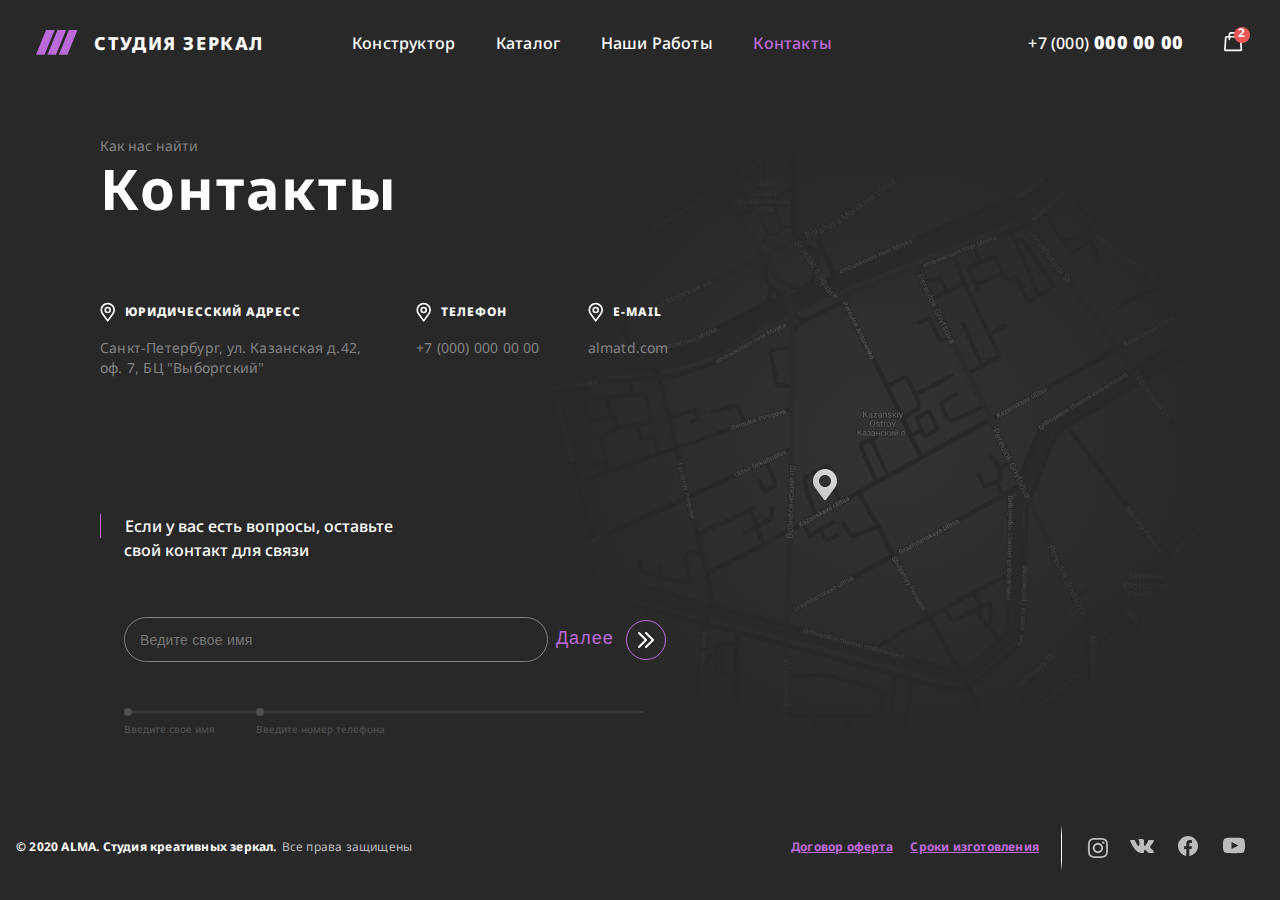
<file: contacts.html>
<!doctype html>
<html lang="en" class="no-js">
<head>
	<meta charset="UTF-8">
	<meta name="viewport" content="width=device-width, initial-scale=1">

	<link href="https://fonts.googleapis.com/css2?family=Noto+Sans:ital,wght@0,400;0,700;1,400;1,700&display=swap" rel="stylesheet">
	<link rel="stylesheet" href="css/slyle.css"> <!-- Resource style -->
	<!-- <script src="js/modernizr.js"></script> -->

	<title>ALMA</title>
</head>
<body>


<div class="page" id="contacts">
	<header class="header">
    <div class="container">
      <div class="header__inner">
				<div class="header-burder">
					<img class="header-burder-open" src="img/burger.svg" alt="burger">
					<img class="header-burder-close" src="img/close.svg" alt="close">
				</div>
        <a href="index.html" class="logo__wrap">
					<img src="img/logo.svg" alt="logo">
					<img class="burger-logo" src="img/logo-gray.svg" alt="logo">
          <h2>студия зеркал</h2>
        </a>
        <nav class="nav">
          <ul class="nav__linklist">
            <li><a href="#" class="nav__links">конструктор</a></li>
            <li><a href="catalog.html" class="nav__links">каталог</a></li>
            <li><a href="works.html" class="nav__links">наши работы</a></li>
            <li><a href="contacts.html" class="nav__links nav__links-active">контакты</a></li>
          </ul>
        </nav>
        <div class="header__contant">
          <div class="header__phone">
            <a href="+7 (000) 000 00 00">+7 (000)<span> 000 00 00</span></a>
          </div>
          <a href="order.html" class="header__buy-icon">
						<div class="header-circle-buy-count"><span>2</span></div>
						<img src="img/basked-correct.svg" alt="busket">
          </a>
        </div>
			</div>
		</div>
  </header>

	<section class="contacts">
		<div class="container">
			<div class="contacts__inner">
				<div class="contacts__content">
					<div class="contacts__content-title">
						<p>Как нас найти</p>
						<h2>Контакты</h2>
					</div>
					<div class="contacts__content-contacts">

						<div class="contacts__item">
							<div class="contacts__item-title">
								<img src="img/map-icon.svg" alt="map">
								<h3>Юридичесский адресс</h3>
							</div>
							<p>Санкт-Петербург, ул. Казанская д.42, оф. 7, БЦ "Выборгский"</p>
						</div>

						<div class="contacts__item">
							<div class="contacts__item-title">
								<img src="img/map-icon.svg" alt="map">
								<h3>Телефон</h3>
							</div>
							<p>+7 (000) 000 00 00</p>
						</div>

						<div class="contacts__item">
							<div class="contacts__item-title">
								<img src="img/map-icon.svg" alt="map">
								<h3>e-mail</h3>
							</div>
							<p>almatd.com</p>
						</div>
					</div>



					<div class="form-wrap">
						<div class="contact__form-title"><p>Если у вас есть вопросы, оставьте свой контакт для связи</p></div>
						<div class= "progress-bar">

							<div class="step">

								<div class="bullet bullet-one">
									<span>Введите свое имя</span>
								</div>
								<div class="check fas fa-check"></div>
							</div>

							<div class="step">
								<div class="bullet bullet-two">
									<span>Введите номер телефона</span>
								</div>
								<div class="check fas fa-check">
								</div>
							</div>


						</div>
						<div class="form-outer">

							<form action="#">


								<!-- ВВЕДИТЕ ВАШЕ ИМЯ -->
								<div class="slide slidepage">
									<div class="field">
										<div class="label-phone">Введите свое имя</div>
										<input class="tipe-phone" type="text" placeholder="Ведите свое имя">
									</div>
									<button type="button" class="field btn-contacts nextBtn"></button>
								</div>


								<!-- ВВЕДИТЕ ТЕЛЕФОН -->
								<div class="slide slidepage">
									<div class="field">
										<div class="label-mail">Введите номер телефона</div>
										<input class="tipe-mail" type="text" placeholder="Введите номер телефона">
									</div>
										<button type="button" class="field btn-contacts next-1 submit"></button>
								</div>

								<!-- УСПЕШНО -->
								<div class="slide slidepage">
									<div class="field">
										<h2 class="form-complite">Успешно!</h2>
									</div>
								</div>

							</form>
						</div>
					</div>

			</div>
		</div>
	</section>

	<footer class="footer">
		<div class="container">
			<div class="footer__inner">
				<div class="footer__text">
					<p>© 2020 ALMA. Студия креативных зеркал.</p>
					<span>Все права защищены</span>
				</div>
				<div class="footer__right">
					<div class="footer__link">
						<a href="#">Договор оферта</a>
						<a href="#">Сроки изготовления</a>
					</div>
					<div class="social">
						<a href="#"><img src="img/instagram.svg" alt="instagram"></a>
						<a href="#"><img src="img/vk.svg" alt="vkontakte"></a>
						<a href="#"><img src="img/facebooke.svg" alt="facebooke"></a>
						<a href="#"><img src="img/youtube.svg" alt="youtube"></a>
					</div>
				</div>
			</div>
		</div>
	</footer><!-- cd-section -->

</div>



<script src="js/jquery-2.1.1.js"></script>
<script src="js/contacts.js"></script> <!-- Resource jQuery -->
</body>
</html>
</file>
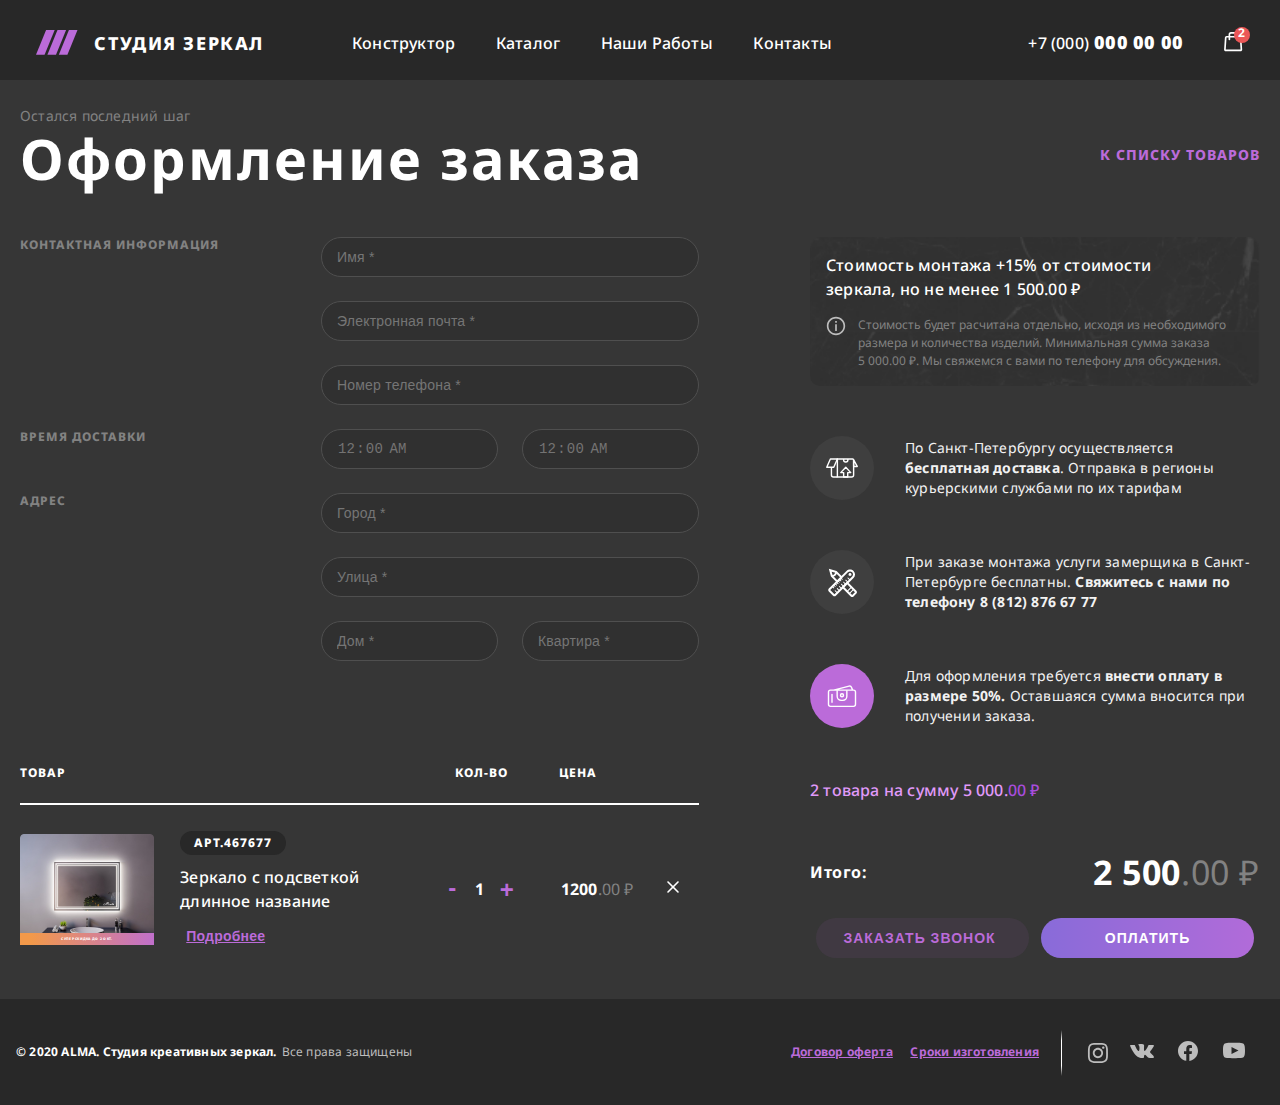
<file: order.html>
<!doctype html>
<html lang="en" class="no-js">
<head>
	<meta charset="UTF-8">
	<meta name="viewport" content="width=device-width, initial-scale=1">

	<link href="https://fonts.googleapis.com/css2?family=Noto+Sans:ital,wght@0,400;0,700;1,400;1,700&display=swap" rel="stylesheet">
	<link rel="stylesheet" href="css/slyle.css"> <!-- Resource style -->
	<!-- <script src="js/modernizr.js"></script> -->

	<title>ALMA</title>
</head>
<body>
















<div class="page" id="order">

	<header class="header">
		<div class="container">
			<div class="header__inner">
				<div class="header-burder">
					<img class="header-burder-open" src="img/burger.svg" alt="burger">
					<img class="header-burder-close" src="img/close.svg" alt="close">
				</div>
        <a href="index.html" class="logo__wrap">
					<img src="img/logo.svg" alt="logo">
					<img class="burger-logo" src="img/logo-gray.svg" alt="logo">
          <h2>студия зеркал</h2>
        </a>
        <nav class="nav">
          <ul class="nav__linklist">
            <li><a href="#" class="nav__links">конструктор</a></li>
            <li><a href="catalog.html" class="nav__links">каталог</a></li>
            <li><a href="works.html" class="nav__links">наши работы</a></li>
            <li><a href="contacts.html" class="nav__links">контакты</a></li>
          </ul>
        </nav>
				<div class="header__contant">
					<div class="header__phone">
						<a href="+7 (000) 000 00 00">+7 (000)<span> 000 00 00</span></a>
					</div>
					<a href="order.html" class="header__buy-icon">
						<div class="header-circle-buy-count"><span>2</span></div>
						<img src="img/basked-correct.svg" alt="busket">
					</a>
				</div>
			</div>
		</div>
	</header>

	<div class="order-product-popup">
		<img class="order-product-popup-close" src="img/close.svg" alt="close">
		<h2>Удаление товаров</h2>
		<p>Вы точно хотите удалить выбранные товары?
			Отменить действие будет невозможно</p>
			<div class="button-form">
				<button id="remove-delet" class="btn-opacity">Отмена</button>
				<button class="btn-border">Удалить</button>
			</div>
	</div>

		<!-- POPUP -->
	<div class="order-popup-formalized display-none">
		<img class="close-popup-order-formalized close-popup" src="img/close.svg" alt="chest">
		<h2>Заказ успешно оформлен</h2>
		<div class="order-popup-formalized-text">
			<p># AM-00015</p>
			<span>На указанную почту <span class="popup-mail-client">info@mail.ru</span> отправлено письмо.
			<span class="no-wrap">Мы свяжемся</span>с вами в ближайшее время для уточнения заказа.</span>
		</div>
			<button class="btn-border close-popup">КЛАСС</button>
	</div>

	<section class="order">
		<div class="container">
			<div class="order__inner">
				<div class="order__content">
					<div class="order__content-title">
						<p>Остался последний шаг</p>
						<h2>Оформление заказа</h2>
					</div>
					<div class="order-contant flex">
						<div class="order__content-wrap">

							<!-- FORM -->
							<form class="order-form">
								<!-- RКОНТАКТНАЯ ИНФОРМАЦИЯ -->
								<div class="order-form-contact flex">
									<div class="order-form-item-text">
										<p class="text-gray">контактная информация</p>
									</div>
									<div class="order-form-contact-input">
										<!-- NAME -->
										<div class="order__order-input order-name">
											<input class="input-form" id="order-input-name" type="text" placeholder="Имя *">
											<label for="order-input-name">Имя</label>
										</div>
										<!-- ЭЛЕКТРОННАЯ ПОЧТА -->
										<div class="order__order-input order-mail">
											<input class="input-form" id="order-input-mail" type="text" placeholder="Электронная почта *">
											<label for="order-input-mail">Электронная почта</label>
										</div>
										<!-- НОМЕР ТЕЛЕФОНА -->
										<div class="order__order-input order-phone">
											<input class="input-form" id="order-input-phone" type="number" placeholder="Номер телефона *">
											<label for="order-input-phone">Номер телефона</label>
										</div>
									</div>
								</div>


								<!-- ВРЕМЯ ДОСТАВКИ -->
								<div class="order-form-delivery flex">
									<div class="order-form-item-text">
										<p class="text-gray">Время доставки</p>
									</div>

									<!-- С 00:00 ПО 00:00 -->
									<div class="order-form-delivery-input">
										<!-- С 00:00 -->
										<div class="order__order-input">
											<input class="input-form" id="order-input-delivery-on" type="time" value="00:00" placeholder="с 00:00">
											<label for="order-input-delivery-on"></label>
										</div>
										<!-- по 00:00 -->
										<div class="order__order-input">
											<input class="input-form" id="order-input-mail" type="time" value="00:00" placeholder="по 00:00">
											<label for="order-input-mail"></label>
										</div>

									</div>
								</div>


								<!-- АДРЕС -->
								<div class="order-form-adress flex">
									<div class="order-form-item-text">
										<p class="text-gray">АДРЕС</p>
									</div>

									<!-- С 00:00 ПО 00:00 -->
									<div class="order-form-adress-input">
										<!-- С 00:00 -->
										<div class="order-form-contact-input">
										<!-- ГОРОД -->
										<div class="order__order-input order-city">
											<input class="input-form" id="order-input-city" type="text" placeholder="Город *">
											<label for="order-input-city">Город</label>
										</div>
										<!-- УЛИЦА -->
										<div class="order__order-input order-street">
											<input class="input-form" id="order-input-street" type="text" placeholder="Улица *">
											<label for="order-input-street">Улица</label>
										</div>
										<!-- ДОМ - КВАРТИРА -->
										<div class="order__order-input-wrap">
											<!-- ДОМ -->
											<div class="order__order-input order-house">
												<input class="input-form" id="order-input-house" type="number" placeholder="Дом *">
												<label for="order-input-house">Улица</label>
											</div>
											<!-- КВАРТИРА -->
											<div class="order__order-input order-flat">
												<input class="input-form" id="order-input-flat" type="text" placeholder="Квартира *">
												<label for="order-input-flat">Улица</label>
											</div>
										</div>
									</div>
	
									</div>
								</div>
							</form>
	
							<!-- ПРОДУКТ -->
							<div class="order-product">
								<div class="order-product-header flex">
									<h2>Товар</h2>
									<div class="order-product-header-wrap flex">
										<p>кол-во</p>
										<p>цена</p>
									</div>
								</div>
								<div class="order-product-mirror">
	
									<!-- ITEM -->
									<div class="order-product-mirror-item flex">
										<div class="order-product-mirror-item-wrap flex">
											<div class="order-product-item-img-wrap ">
												<img src="img/catalog/mirror-square.jpg" alt="mirror">
												<p class="order__img-sale sale-on">супер скидка до 2 окт.</p>
											</div>
	
											<div class="order-item-discription flex">
												<p class="order-artical">АРТ.467677</p>
												<p class="order-item-name">Зеркало с подсветкой длинное название</p>
												<button type="button" class="order-item-more">Подробнее</и>
											</div>
											<div class="order-item-count">
												<button class="btn-math min"><span>-</span></button><p>1</p><button class="btn-math"><span>+</span></button>
											</div>
											<div class="order-item-cost">
												<h2 class="order-item-price">1200<span>.00 ₽</span></h2>
											</div>
											<div class="order-item-close">
												<img src="img/work/order-chest.svg" alt="close">
											</div>
										</div>
										<div class="order-product-drop-discription">
											<div class="works__slider-table">
												<div class="works__slider-table-link"><p>Форма:</p><span>круглая</span></div>
												<div class="works__slider-table-link"><p>Размер:</p><span>100 х 100</span></div>
												<div class="works__slider-table-link"><p>Рама:</p><span>алюминий, цвет жёлтый</span></div>
												<div class="works__slider-table-link"><p>Подсветка:</p><span>Интерьерная, с отступом, цвет нейтральный</span></div>
												<div class="works__slider-table-link"><p>Узор:</p><span>по спец. заказу</span></div>
												<div class="works__slider-table-link"><p>Опции:</p><span>ИК нагреватель, Электронные часы, Цветовая подсветка RGB, Выключатель, сенсор прикосновения форма ромб</span></div>
											</div>
											<div class="order-product-drop-button">
												<div class="mounting__checkbox">
													<input checked="" id="order-mounting" type="checkbox">
													<label for="order-mounting">
														<span></span>
														Требуется монтаж
													</label>
												</div>
												<button class="close-drop-discription">Свернуть</button>
										</div>
										
										</div>
									</div>
									<!-- ITEM -->


								</div>

							</div>

						</div>
						<div class="order-aside">
							<a href="basket.html" class="order-link" href="#">к списку товаров</a>
							<div class="catalog-item__mounting">
								<div class="catalog-item__mounting-title">
									<h2>Стоимость монтажа +15% от стоимости зеркала,
										но не менее 1 500.00 ₽</h2>
								</div>
								<div class="catalog-item__mounting-discription">
									<img src="img/catalog-item/intro.svg" alt="intro">
									<div class="catalog-item__mounting-text">
										<p>Стоимость будет расчитана отдельно, исходя из необходимого размера
											и количества изделий. Минимальная сумма заказа <i>5 000.00 ₽.</i> Мы свяжемся с вами по телефону для обсуждения.</p>
									</div>
								</div>
								<div class="mounting__checkbox">
									<input checked="" id="mounting" type="checkbox">
									<label for="mounting">
										<span></span>
										Требуется монтаж
									</label>
	
								</div>
							</div>
							<div class="order-aside-info">


								<div class="order-aside-info-item">
									<div class="order-aside-info-item-wrap">
										<img class="order-icon-item" src="img/order/delivery.svg" alt="box">
									</div>

									<p class="order-aside-text">По Санкт-Петербургу осуществляется
										<span>бесплатная доставка</span>. Отправка в регионы курьерскими службами по их тарифам</p>
								</div>

								<div class="order-aside-info-item">
									<div class="order-aside-info-item-wrap">
										<img class="order-icon-item" src="img/order/pen.svg" alt="pen">
									</div>

									<p class="order-aside-text">При заказе монтажа услуги замерщика
										в Санкт-Петербурге бесплатны.
										<span>Свяжитесь с нами по телефону 8 (812) 876 67 77</span></p>
								</div>

								<div id="order-aside-info-item" class="order-aside-info-item">
									<div class="order-aside-info-item-wrap color-purpur">
										<img class="order-icon-item" src="img/order/pay.svg" alt="pey">
									</div>

									<p class="order-aside-text">Для оформления требуется <span>внести оплату
										в размере 50%.</span> Оставшаяся сумма вносится
										при получении заказа.</p>
								</div>


								<div class="order-aside-info-summ">
									<p><span>2 </span><span>товара на сумму </span><span>5 000.<span class="order-color-number">00 ₽</span></span> </p>
								</div>
							</div>
							<div class="order-aside-pay">

									<div class="catalog-item__order-price">

										<h2>Итого:</h2>
										<p>2 500<span>.00 ₽</span></p>
									</div>
									<div class="catalog-item__order-button">
										<button type="button" class="btn-opacity">Заказать звонок</button>
										<button id="catalog-btn-basket" type="button" class="btn-single">Оплатить</button>
									</div>



								

						</div>

					</div>

				</div>
			</div>
		</div>
	</section>










	<footer class="footer">
		<div class="container">
			<div class="footer__inner">
				<div class="footer__text">
					<p>© 2020 ALMA. Студия креативных зеркал.</p>
					<span>Все права защищены</span>
				</div>
				<div class="footer__right">
					<div class="footer__link">
						<a href="#">Договор оферта</a>
						<a href="#">Сроки изготовления</a>
					</div>
					<div class="social">
						<a href="#"><img src="img/instagram.svg" alt="instagram"></a>
						<a href="#"><img src="img/vk.svg" alt="vkontakte"></a>
						<a href="#"><img src="img/facebooke.svg" alt="facebooke"></a>
						<a href="#"><img src="img/youtube.svg" alt="youtube"></a>
					</div>
				</div>
			</div>
		</div>
	</footer><!-- cd-section -->

</div>



<script src="js/jquery-2.1.1.js"></script>
<script src="js/slick.min.js"></script>
<script src="js/order.js"></script>
</body>
</html>
</file>
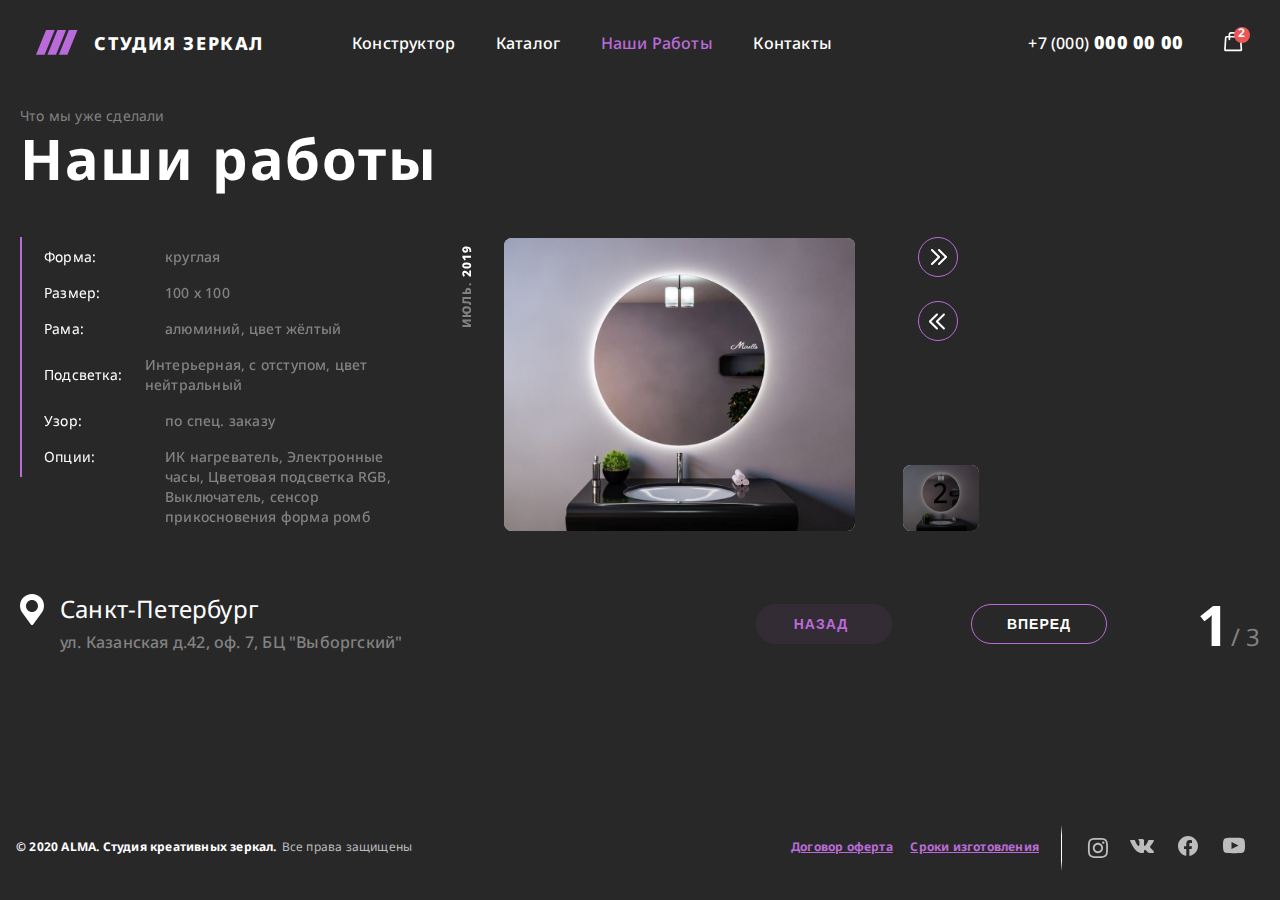
<file: works.html>
<!doctype html>
<html lang="en" class="no-js">
<head>
	<meta charset="UTF-8">
	<meta name="viewport" content="width=device-width, initial-scale=1">

	<link href="https://fonts.googleapis.com/css2?family=Noto+Sans:ital,wght@0,400;0,700;1,400;1,700&display=swap" rel="stylesheet">
	<link rel="stylesheet" href="css/slyle.css"> <!-- Resource style -->
	<!-- <script src="js/modernizr.js"></script> -->

	<title>ALMA</title>
</head>
<body>
















<div class="page" id="works">

	<header class="header">
		<div class="container">
			<div class="header__inner">
				<div class="header-burder">
					<img class="header-burder-open" src="img/burger.svg" alt="burger">
					<img class="header-burder-close" src="img/close.svg" alt="close">
				</div>
        <a href="index.html" class="logo__wrap">
					<img src="img/logo.svg" alt="logo">
					<img class="burger-logo" src="img/logo-gray.svg" alt="logo">
          <h2>студия зеркал</h2>
        </a>
        <nav class="nav">
          <ul class="nav__linklist">
            <li><a href="#" class="nav__links ">конструктор</a></li>
            <li><a href="catalog.html" class="nav__links">каталог</a></li>
            <li><a href="works.html" class="nav__links nav__links-active">наши работы</a></li>
            <li><a href="contacts.html" class="nav__links">контакты</a></li>
          </ul>
        </nav>
				<div class="header__contant">
					<div class="header__phone">
						<a href="+7 (000) 000 00 00">+7 (000)<span> 000 00 00</span></a>
					</div>
					<a href="order.html" class="header__buy-icon">
						<div class="header-circle-buy-count"><span>2</span></div>
						<img src="img/basked-correct.svg" alt="busket">
					</a>
				</div>
			</div>
		</div>
	</header>



	<section class="works">
		<div class="container">
			<div class="works__inner">
				<div class="works__content">
					<div class="works__content-title">
						<p>Что мы уже сделали</p>
						<h2>Наши работы</h2>
					</div>
					<!-- <div class="works__slider-img-arrow">
						<button id="works-next-img" class="works-next-img btn-arrow-right"></button>
						<button id="works-prev-img" class="works-prev-img btn-arrow-left"></button>
					</div> -->
					<div class="works__slider">






						<div class="works__slider-item">

							<div class="works__slider-item-discription">
								<div class="works__adress">
									<h2>Санкт-Петербург</h2>
									<p>ул. Казанская д.42, оф. 7, БЦ "Выборгский"</p>
								</div>
								<div class="works__slider-table">
									<div class="works__slider-table-link"><p>Форма:</p><span>круглая</span></div>
									<div class="works__slider-table-link"><p>Размер:</p><span>100 х 100</span></div>
									<div class="works__slider-table-link"><p>Рама:</p><span>алюминий, цвет жёлтый</span></div>
									<div class="works__slider-table-link"><p>Подсветка:</p><span>Интерьерная, с отступом, цвет нейтральный</span></div>
									<div class="works__slider-table-link"><p>Узор:</p><span>по спец. заказу</span></div>
									<div class="works__slider-table-link"><p>Опции:</p><span>ИК нагреватель, Электронные часы, Цветовая подсветка RGB, Выключатель, сенсор прикосновения форма ромб</span></div>
								</div>
								<div class="works__slider-data"> <span>июль.</span>2019</div>
							</div>

							<div id="slider" class="slider-first">
								<div class="works__slider-img-arrow">
									<button id="works-next-first" class="works-next-img btn-arrow-right"></button>
									<button id="works-prev-first" class="works-prev-img btn-arrow-left"></button>
								</div>
								<ul class="slider-item">

									<li class=""><img src="img/work/img.jpg" alt=""></li>
									<li class="active"><img src="img/work/img.jpg" alt=""></li>
									<li class="prevew"><img src="img/work/img2.jpg" alt=""></li>
									<li class=""><img src="img/work/img3.jpg" alt=""></li>
									<li class=""><img src="img/work/img.jpg" alt=""></li>
									<li class=""><img src="img/work/img.jpg" alt=""></li>
								</ul>
							</div>




						</div>
						<div class="works__slider-item">

							<div class="works__slider-item-discription">
								<div class="works__adress">
									<h2>Санкт-Петербург</h2>
									<p>ул. Казанская д.42, оф. 7, БЦ "Выборгский"</p>
								</div>
								<div class="works__slider-table">
									<div class="works__slider-table-link"><p>Форма:</p><span>круглая</span></div>
									<div class="works__slider-table-link"><p>Размер:</p><span>100 х 100</span></div>
									<div class="works__slider-table-link"><p>Рама:</p><span>алюминий, цвет жёлтый</span></div>
									<div class="works__slider-table-link"><p>Подсветка:</p><span>Интерьерная, с отступом, цвет нейтральный</span></div>
									<div class="works__slider-table-link"><p>Узор:</p><span>по спец. заказу</span></div>
									<div class="works__slider-table-link"><p>Опции:</p><span>ИК нагреватель, Электронные часы, Цветовая подсветка RGB, Выключатель, сенсор прикосновения форма ромб</span></div>
								</div>
								<div class="works__slider-data"> <span>июль.</span>2019</div>
							</div>

							<div id="slider" class="slider-second">
								<div class="works__slider-img-arrow">
									<button id="works-next-second" class="works-next-img btn-arrow-right"></button>
									<button id="works-prev-second" class="works-prev-img btn-arrow-left"></button>
								</div>
								<ul class="slider-item">

									<li class=""><img src="img/work/img.jpg" alt=""></li>
									<li class="active"><img src="img/work/img.jpg" alt=""></li>
									<li class="prevew"><img src="img/work/img2.jpg" alt=""></li>
									<li class=""><img src="img/work/img3.jpg" alt=""></li>
									<li class=""><img src="img/work/img.jpg" alt=""></li>
									<li class=""><img src="img/work/img.jpg" alt=""></li>
								</ul>
							</div>




						</div>
						<div class="works__slider-item">

							<div class="works__slider-item-discription">
								<div class="works__adress">
									<h2>Санкт-Петербург</h2>
									<p>ул. Казанская д.42, оф. 7, БЦ "Выборгский"</p>
								</div>
								<div class="works__slider-table">
									<div class="works__slider-table-link"><p>Форма:</p><span>круглая</span></div>
									<div class="works__slider-table-link"><p>Размер:</p><span>100 х 100</span></div>
									<div class="works__slider-table-link"><p>Рама:</p><span>алюминий, цвет жёлтый</span></div>
									<div class="works__slider-table-link"><p>Подсветка:</p><span>Интерьерная, с отступом, цвет нейтральный</span></div>
									<div class="works__slider-table-link"><p>Узор:</p><span>по спец. заказу</span></div>
									<div class="works__slider-table-link"><p>Опции:</p><span>ИК нагреватель, Электронные часы, Цветовая подсветка RGB, Выключатель, сенсор прикосновения форма ромб</span></div>
								</div>
								<div class="works__slider-data"> <span>июль.</span>2019</div>
							</div>

							<div id="slider" class="slider-third">
								<div class="works__slider-img-arrow">
									<button id="works-next-third" class="works-next-img btn-arrow-right"></button>
									<button id="works-prev-third" class="works-prev-img btn-arrow-left"></button>
								</div>
								<ul class="slider-item">

									<li class=""><img src="img/work/img.jpg" alt=""></li>
									<li class="active"><img src="img/work/img.jpg" alt=""></li>
									<li class="prevew"><img src="img/work/img2.jpg" alt=""></li>
									<li class=""><img src="img/work/img3.jpg" alt=""></li>
									<li class=""><img src="img/work/img.jpg" alt=""></li>
									<li class=""><img src="img/work/img.jpg" alt=""></li>
								</ul>
							</div>




						</div>
					





					</div>
					<div class="works__footer">
						<div class="works__adress">
							<h2>Санкт-Петербург</h2>
							<p>ул. Казанская д.42, оф. 7, БЦ "Выборгский"</p>
						</div>
						<div class="button-form">
							<div class="button-form-wrap">
								<button type="button" class="btn-form-reload btn-slider-prev">Назад</button>
								<button type="button" class="btn-border btn-slider-next">Вперед</button>
							</div>
							<div class="works-count">
								<span class="works__slider-count"></span>
								<span class="works__slider-count-2"></span>
							</div>
						</div>


					</div>




			</div>
		</div>
	</section>










	<footer class="footer">
		<div class="container">
			<div class="footer__inner">
				<div class="footer__text">
					<p>© 2020 ALMA. Студия креативных зеркал.</p>
					<span>Все права защищены</span>
				</div>
				<div class="footer__right">
					<div class="footer__link">
						<a href="#">Договор оферта</a>
						<a href="#">Сроки изготовления</a>
					</div>
					<div class="social">
						<a href="#"><img src="img/instagram.svg" alt="instagram"></a>
						<a href="#"><img src="img/vk.svg" alt="vkontakte"></a>
						<a href="#"><img src="img/facebooke.svg" alt="facebooke"></a>
						<a href="#"><img src="img/youtube.svg" alt="youtube"></a>
					</div>
				</div>
			</div>
		</div>
	</footer><!-- cd-section -->

</div>



<script src="js/jquery-2.1.1.js"></script>
<script src="js/slick.min.js"></script>
<script src="js/works.js"></script>
</body>
</html>
</file>
<file: css/slyle.css>
@charset "UTF-8";
/* http://meyerweb.com/eric/tools/css/reset/
v2.0 | 20110126
License: none (public domain)
*/
html, body, div, span, applet, object, iframe,
h1, h2, h3, h4, h5, h6, p, blockquote, pre,
a, abbr, acronym, address, big, cite, code,
del, dfn, em, img, ins, kbd, q, s, samp,
small, strike, strong, sub, sup, tt, var,
b, u, i, center,
dl, dt, dd, ol, ul, li,
fieldset, form, label, legend,
table, caption, tbody, tfoot, thead, tr, th, td,
article, aside, canvas, details, embed,
figure, figcaption, footer, header, hgroup,
menu, nav, output, ruby, section, summary,
time, mark, audio, video {
  margin: 0;
  padding: 0;
  border: 0;
  font-size: 100%;
  font: inherit;
  vertical-align: baseline;
}

/* HTML5 display-role reset for older browsers */
article, aside, details, figcaption, figure,
footer, header, hgroup, menu, nav, section {
  display: block;
}

body {
  line-height: 1;
}

ol, ul {
  list-style: none;
}

blockquote, q {
  quotes: none;
}

blockquote:before, blockquote:after,
q:before, q:after {
  content: '';
  content: none;
}

table {
  border-collapse: collapse;
  border-spacing: 0;
}

* {
  -webkit-box-sizing: border-box;
          box-sizing: border-box;
}

.container {
  margin: 0 auto;
  max-width: 1440px;
  width: 1440px;
}

@media (max-width: 1440px) {
  .container {
    width: 100%;
  }
}

.fixed {
  position: fixed;
  width: 100%;
  background-color: #fff;
  z-index: 10;
}

.rotate {
  -webkit-transform: scale(1.5) rotateZ(180deg) !important;
          transform: scale(1.5) rotateZ(180deg) !important;
}

.display-block {
  display: block;
}

.display-flex {
  opacity: 1 !important;
  visibility: visible !important;
}

@media (max-width: 570px) {
  .display-flex {
    display: -webkit-box !important;
    display: -ms-flexbox !important;
    display: flex !important;
  }
}

body {
  font-family: 'Noto Sans', sans-serif;
  background-color: #282828;
}

.page {
  width: 100%;
  height: 100%;
  min-height: 100vh;
  display: -webkit-box;
  display: -ms-flexbox;
  display: flex;
  -webkit-box-orient: vertical;
  -webkit-box-direction: normal;
      -ms-flex-direction: column;
          flex-direction: column;
  -webkit-box-pack: justify;
      -ms-flex-pack: justify;
          justify-content: space-between;
  -webkit-box-align: center;
      -ms-flex-align: center;
          align-items: center;
}

.page .header {
  display: block;
  position: relative;
  background-color: #282828;
}

.catalog-item {
  width: 100%;
  height: 100%;
  margin-bottom: auto;
  position: relative;
  background-color: #3F3F3F;
}

.best {
  height: 800px;
  background-color: tomato;
}

.qustion {
  height: 800px;
  background-color: #232caf;
}

.qustion {
  height: 100px;
  background-color: #0a0b13;
}

.btn-simple {
  padding-left: 15px;
  font-size: 14px;
  line-height: 20px;
  letter-spacing: 0.2px;
  -webkit-box-sizing: border-box;
  box-sizing: border-box;
  border-radius: 24px;
  outline: none;
  border: 1px solid #828282;
  color: #ffffff;
  background: rgba(40, 40, 40, 0.4);
}

.active-input {
  display: block !important;
  visibility: visible !important;
}

.btn {
  position: relative;
  cursor: pointer;
}

.btn-border {
  width: 213px;
  height: 40px;
  font-weight: 800;
  font-size: 14px;
  line-height: 16px;
  display: -webkit-box;
  display: -ms-flexbox;
  display: flex;
  -webkit-box-align: center;
      -ms-flex-align: center;
          align-items: center;
  text-align: center;
  letter-spacing: 1px;
  text-transform: uppercase;
  border: 1px solid #BB6BD9;
  background-color: #3f3f3f00;
  -webkit-box-sizing: border-box;
          box-sizing: border-box;
  border-radius: 56px;
  color: #FFFFFF;
  text-align: center;
  align-items: center;
  display: flex;
  -webkit-box-pack: center;
      -ms-flex-pack: center;
          justify-content: center;
  cursor: pointer;
  outline: none;
  -webkit-transition: .5s;
  transition: .5s;
}

.btn-border:hover {
  background-color: #BB6BD9;
  -webkit-box-shadow: 0px 8px 24px #282828;
          box-shadow: 0px 8px 24px #282828;
}

.btn-border:active {
  background-color: #A84DDC;
}

.btn-opacity {
  width: 189px;
  height: 40px;
  padding-left: 0px;
  background: rgba(187, 107, 217, 0.08);
  border-radius: 56px;
  border: none;
  font-weight: 800;
  font-size: 14px;
  line-height: 16px;
  display: -webkit-box;
  display: -ms-flexbox;
  display: flex;
  -webkit-box-align: center;
      -ms-flex-align: center;
          align-items: center;
  -webkit-box-pack: center;
      -ms-flex-pack: center;
          justify-content: center;
  letter-spacing: 1px;
  text-transform: uppercase;
  cursor: pointer;
  outline: none;
  -webkit-transition: .5s;
  transition: .5s;
  color: #BB6BD9;
}

@media (max-width: 700px) {
  .btn-opacity {
    width: 288px !important;
  }
}

.btn-opacity:hover {
  background-color: #bc6bd900;
  -webkit-box-shadow: 0px 8px 24px #282828;
          box-shadow: 0px 8px 24px #282828;
}

.btn-opacity:active {
  background: rgba(187, 107, 217, 0.08);
}

.no-wrap {
  white-space: nowrap;
}

.btn-arrow-right {
  padding: 0;
  width: 40px !important;
  height: 40px !important;
  border: 1px solid #BB6BD9;
  border-radius: 50px;
  background: #d33f8e00;
  outline: none;
  color: #fff;
  cursor: pointer;
  font-size: 18px;
  font-weight: 500;
  letter-spacing: 1px;
  text-transform: uppercase;
  -webkit-transition: 0.5s ease;
  transition: 0.5s ease;
  position: relative;
}

.btn-arrow-left {
  padding: 0;
  width: 40px !important;
  height: 40px !important;
  border: 1px solid #BB6BD9;
  border-radius: 50px;
  background: #d33f8e00;
  outline: none;
  color: #fff;
  cursor: pointer;
  font-size: 18px;
  font-weight: 500;
  letter-spacing: 1px;
  text-transform: uppercase;
  -webkit-transition: 0.5s ease;
  transition: 0.5s ease;
  position: relative;
}

.btn-arrow-right::after {
  content: '';
  position: absolute;
  background: url(../img/arrow-btn-right.svg) no-repeat;
  width: 24px;
  height: 24px;
  top: 51%;
  left: 52%;
  -webkit-transform: translateX(-50%) translateY(-50%);
          transform: translateX(-50%) translateY(-50%);
}

.btn-arrow-left::after {
  content: '';
  position: absolute;
  background: url(../img/arrow-left.svg) no-repeat;
  width: 17px;
  height: 17px;
  top: 50%;
  left: 48%;
  -webkit-transform: translateX(-50%) translateY(-50%);
          transform: translateX(-50%) translateY(-50%);
}

.btn-arrow-right:hover {
  background-color: #BB6BD9;
}

.btn-arrow-right:active {
  background: #A84DDC;
}

.btn-arrow-left:hover {
  background-color: #BB6BD9;
}

.btn-arrow-left:active {
  background: #A84DDC;
}

.input-form {
  height: 40px;
  padding-left: 15px;
  font-size: 14px;
  line-height: 20px;
  letter-spacing: 0.2px;
  -webkit-box-sizing: border-box;
          box-sizing: border-box;
  border-radius: 24px;
  outline: none;
  color: #ffffff;
  background: rgba(40, 40, 40, 0.4);
  -webkit-appearance: none;
     -moz-appearance: none;
          appearance: none;
  outline: #BB6BD9;
  position: relative;
  -webkit-transition: .3s;
  transition: .3s;
  border: 1px solid #4f4f4f;
  z-index: 0;
  appearance: none;
}

.input-form:focus {
  border: 1px solid #828282;
}

.input-form::-webkit-outer-spin-button,
.input-form::-webkit-inner-spin-button {
  -webkit-appearance: none;
}

.input-form[type='number'] {
  -moz-appearance: textfield;
}

.input-form[type='number'] {
  -moz-appearance: textfield;
  -webkit-appearance: none;
          appearance: none;
}

.display-none {
  display: none;
}

.fixed {
  position: fixed !important;
  width: 100% !important;
  background-color: #282828 !important;
  z-index: 10 !important;
  -webkit-box-shadow: -12px 4px 64px rgba(23, 23, 23, 0.24);
          box-shadow: -12px 4px 64px rgba(23, 23, 23, 0.24);
}

.flex {
  display: -webkit-box;
  display: -ms-flexbox;
  display: flex;
  -webkit-box-pack: justify;
      -ms-flex-pack: justify;
          justify-content: space-between;
  -webkit-box-align: center;
      -ms-flex-align: center;
          align-items: center;
}

.button-form {
  display: -webkit-box;
  display: -ms-flexbox;
  display: flex;
  -webkit-box-align: center;
      -ms-flex-align: center;
          align-items: center;
  -ms-flex-pack: distribute;
      justify-content: space-around;
}

.text-gray {
  font-weight: 800;
  font-size: 12px;
  line-height: 16px;
  display: -webkit-box;
  display: -ms-flexbox;
  display: flex;
  -webkit-box-align: center;
      -ms-flex-align: center;
          align-items: center;
  letter-spacing: 1px;
  text-transform: uppercase;
  color: #828282;
}

.btn-single {
  padding: 0;
  width: 189px;
  height: 40px;
  padding-left: 0px;
  background: linear-gradient(91.36deg, #886BD9 -1.63%, #BB6BD9 124.28%);
  border-radius: 48px;
  border: none;
  font-weight: 800;
  font-size: 14px;
  line-height: 16px;
  display: -webkit-box;
  display: -ms-flexbox;
  display: flex;
  -webkit-box-align: center;
      -ms-flex-align: center;
          align-items: center;
  -webkit-box-pack: center;
      -ms-flex-pack: center;
          justify-content: center;
  letter-spacing: 1px;
  text-transform: uppercase;
  cursor: pointer;
  outline: none;
  -webkit-transition: opacity .5s;
  transition: opacity .5s;
  color: #ffffff;
  position: relative;
  z-index: 0;
}

@media (max-width: 700px) {
  .btn-single {
    width: 288px !important;
  }
}

.btn-single:hover::before {
  opacity: 1;
}

.btn-single:active::before {
  opacity: .0;
}

.btn-single::before {
  content: '';
  position: absolute;
  width: 100%;
  height: 100%;
  border-radius: 50px;
  background: linear-gradient(91.91deg, #7450DC -1.61%, #B54DDC 123.13%);
  -webkit-box-shadow: 0px 8px 24px #282828;
          box-shadow: 0px 8px 24px #282828;
  border-radius: 48px;
  z-index: -1;
  opacity: 0;
  -webkit-transition: opacity .5s;
  transition: opacity .5s;
}

@media (max-width: 1124px) {
  .margin-zero {
    margin-bottom: 0 !important;
  }
}

.btn-math {
  padding: 0;
  width: 24px;
  height: 24px;
  font-weight: bold;
  background-color: rgba(255, 255, 255, 0);
  border: none;
  font-size: 24px;
  color: #BB6BD9;
  outline: none;
  border-radius: 50%;
  -webkit-transition: .3s;
  transition: .3s;
  display: -webkit-box;
  display: -ms-flexbox;
  display: flex;
  -webkit-box-align: center;
      -ms-flex-align: center;
          align-items: center;
  -webkit-box-pack: center;
      -ms-flex-pack: center;
          justify-content: center;
  cursor: pointer;
}

.btn-math:hover {
  background: rgba(187, 107, 217, 0.08);
}

.position-inherit {
  position: absolute;
}

.position-absolute {
  position: inherit;
}

.cd-scroll-down {
  display: inline-block;
  overflow: hidden;
  position: absolute;
  left: 50%;
  right: auto;
  -webkit-transform: translateX(-50%);
          transform: translateX(-50%);
  bottom: 20px;
  width: 103px;
  height: 60px;
  text-align: center;
  cursor: auto;
}

@media (max-width: 1440px) {
  .cd-scroll-down {
    bottom: 100px;
  }
}

@media (max-width: 900px) {
  .cd-scroll-down {
    bottom: 35px;
  }
}

@media (max-width: 550px) {
  .cd-scroll-down {
    bottom: 5%;
    height: 80px;
  }
}

.cd-scroll-down-text {
  width: 103px;
  left: 50%;
  right: auto;
  -webkit-transform: translateX(-50%);
          transform: translateX(-50%);
  position: absolute;
  display: inline-block;
  overflow: hidden;
  color: #fff;
  text-decoration: none;
  font-size: 14px;
  line-height: 20px;
  letter-spacing: 0.2px;
  text-decoration: none;
  color: #FFFFFF;
  text-indent: initial !important;
  z-index: 20;
  cursor: pointer;
}

.cd-scroll-down::after {
  content: '';
  position: absolute;
  left: 50%;
  right: auto;
  bottom: 0;
  -webkit-transform: translateX(-50%);
          transform: translateX(-50%);
  width: 38px;
  height: 44px;
  background: url("../img/mouse.svg") no-repeat center center;
  cursor: pointer;
}

/* No Touch devices */
.cd-nav-trigger {
  display: none;
}

.no-touch #cd-vertical-nav {
  position: fixed;
  right: 16%;
  top: 35%;
  bottom: auto;
  -webkit-transform: translateY(-50%);
          transform: translateY(-50%);
  z-index: 6;
}

@media (max-width: 1440px) {
  .no-touch #cd-vertical-nav {
    right: 4%;
  }
}

@media (max-width: 900px) {
  .no-touch #cd-vertical-nav {
    display: none;
  }
}

.no-touch #cd-vertical-nav li {
  text-align: right;
}

.no-touch #cd-vertical-nav a {
  display: inline-block;
  -webkit-backface-visibility: hidden;
          backface-visibility: hidden;
}

.no-touch #cd-vertical-nav a:after {
  content: "";
  display: table;
  clear: both;
}

.no-touch #cd-vertical-nav a span {
  float: right;
  display: inline-block;
  -webkit-transform: scale(0.7);
          transform: scale(0.7);
  margin-bottom: 10px;
}

.no-touch #cd-vertical-nav a:hover span {
  -webkit-transform: scale(1);
          transform: scale(1);
}

.no-touch #cd-vertical-nav a:hover .cd-label {
  opacity: 1;
}

.no-touch #cd-vertical-nav a.is-selected #dot-one {
  background-color: #e6d6d6;
  -webkit-transform: scale(1.3);
          transform: scale(1.3);
  opacity: 1;
  border: none;
}

.no-touch #cd-vertical-nav a.is-selected #dot-two {
  background-color: #886BD9;
  -webkit-transform: scale(1.3);
          transform: scale(1.3);
  opacity: 1;
  border: none;
}

.no-touch #cd-vertical-nav a.is-selected #dot-three {
  background-color: #BB6BD9;
  -webkit-transform: scale(1.3);
          transform: scale(1.3);
  opacity: 1;
  border: none;
}

.no-touch #cd-vertical-nav a.is-selected #dot-fore {
  background-color: #e6d6d6;
  -webkit-transform: scale(1.3);
          transform: scale(1.3);
  opacity: 1;
  border: none;
}

.no-touch #cd-vertical-nav .cd-dot {
  position: relative;
  top: 8px;
  height: 12px;
  width: 12px;
  border-radius: 50%;
  background-color: #251b1b00;
  -webkit-transition: background-color 0.5s, -webkit-transform 0.2s;
  transition: background-color 0.5s, -webkit-transform 0.2s;
  transition: transform 0.2s, background-color 0.5s;
  transition: transform 0.2s, background-color 0.5s, -webkit-transform 0.2s;
  -webkit-transform-origin: 50% 50%;
          transform-origin: 50% 50%;
  opacity: 0.24;
  border: 2px solid #FFFFFF;
}

#cd-vertical-nav #dot-one:hover {
  background-color: #fff;
}

#cd-vertical-nav #dot-two:hover {
  background-color: #886BD9;
}

#cd-vertical-nav #dot-three:hover {
  background-color: #BB6BD9;
}

#cd-vertical-nav #dot-fore:hover {
  background-color: #fff;
}

.no-touch #cd-vertical-nav .cd-label {
  position: relative;
  margin-right: 10px;
  padding: .4em .5em;
  color: white;
  font-size: 14px;
  font-size: 0.875rem;
  -webkit-transition: opacity 0.2s, -webkit-transform 0.2s;
  transition: opacity 0.2s, -webkit-transform 0.2s;
  transition: transform 0.2s, opacity 0.2s;
  transition: transform 0.2s, opacity 0.2s, -webkit-transform 0.2s;
  opacity: 0;
  -webkit-transform-origin: 100% 50%;
          transform-origin: 100% 50%;
}

/* Touch devices */
.touch .cd-nav-trigger {
  z-index: 2;
  position: fixed;
  bottom: 30px;
  right: 5%;
  height: 44px;
  width: 44px;
  border-radius: 0.25em;
  background: rgba(255, 255, 255, 0.9);
}

.touch .cd-nav-trigger span {
  position: absolute;
  height: 4px;
  width: 4px;
  background-color: #3e3947;
  border-radius: 50%;
  left: 50%;
  top: 50%;
  bottom: auto;
  right: auto;
  -webkit-transform: translateX(-50%) translateY(-50%);
          transform: translateX(-50%) translateY(-50%);
}

.touch .cd-nav-trigger span::before, .touch .cd-nav-trigger span::after {
  content: '';
  height: 100%;
  width: 100%;
  position: absolute;
  left: 0;
  background-color: inherit;
  border-radius: inherit;
}

.touch .cd-nav-trigger span::before {
  top: -9px;
}

.touch .cd-nav-trigger span::after {
  bottom: -9px;
}

.touch #cd-vertical-nav {
  position: fixed;
  z-index: 1;
  right: 5%;
  bottom: 30px;
  width: 90%;
  max-width: 400px;
  max-height: 90%;
  overflow-y: scroll;
  -webkit-transform-origin: right bottom;
          transform-origin: right bottom;
  -webkit-transform: scale(0);
          transform: scale(0);
  -webkit-transition-property: -webkit-transform;
  transition-property: -webkit-transform;
  transition-property: transform;
  transition-property: transform, -webkit-transform;
  -webkit-transition-duration: 0.2s;
          transition-duration: 0.2s;
  border-radius: 0.25em;
  background-color: rgba(255, 255, 255, 0.9);
}

.touch #cd-vertical-nav a {
  display: block;
  padding: 1em;
  border-bottom: 1px solid rgba(62, 57, 71, 0.1);
}

.touch #cd-vertical-nav a span:first-child {
  display: none;
}

.touch #cd-vertical-nav a.is-selected span:last-child {
  color: #f71008;
}

.touch #cd-vertical-nav.open {
  -webkit-transform: scale(1);
          transform: scale(1);
}

.touch #cd-vertical-nav.open + .cd-nav-trigger {
  background-color: transparent;
}

.touch #cd-vertical-nav.open + .cd-nav-trigger span {
  background-color: rgba(62, 57, 71, 0);
}

.touch #cd-vertical-nav.open + .cd-nav-trigger span::before, .touch #cd-vertical-nav.open + .cd-nav-trigger span::after {
  background-color: #3e3947;
  height: 3px;
  width: 20px;
  border-radius: 0;
  left: -8px;
}

.touch #cd-vertical-nav.open + .cd-nav-trigger span::before {
  -webkit-transform: rotate(45deg);
          transform: rotate(45deg);
  top: 1px;
}

.touch #cd-vertical-nav.open + .cd-nav-trigger span::after {
  -webkit-transform: rotate(135deg);
          transform: rotate(135deg);
  bottom: 0;
}

.touch #cd-vertical-nav li:last-child a {
  border-bottom: none;
}

@media only screen and (min-width: 768px) {
  .touch .cd-nav-trigger, .touch #cd-vertical-nav {
    bottom: 40px;
  }
}

#cd-vertical-nav {
  position: relative;
  right: 15%;
}

#cd-vertical-nav:after {
  content: '';
  position: absolute;
  width: 3px;
  height: 80px;
  background-color: #fff;
  top: -100%;
  right: 4px;
  -webkit-transform: translateX(-50%);
          transform: translateX(-50%);
  opacity: 0.24;
}

#cd-vertical-nav:before {
  content: '';
  position: absolute;
  width: 3px;
  height: 80px;
  background-color: #fff;
  top: 115%;
  right: 4px;
  -webkit-transform: translateX(-50%);
          transform: translateX(-50%);
  opacity: 0.24;
}

.header {
  width: 100%;
  height: 80px;
  background-color: #28282800;
  padding: 30px 0px 25px 0px;
  position: absolute;
  top: 0;
  left: 50%;
  -webkit-transform: translateX(-50%);
          transform: translateX(-50%);
  z-index: 10;
}

.logo__wrap {
  min-width: 228px;
  display: -webkit-box;
  display: -ms-flexbox;
  display: flex;
  -webkit-box-align: center;
      -ms-flex-align: center;
          align-items: center;
  -webkit-box-pack: justify;
      -ms-flex-pack: justify;
          justify-content: space-between;
  margin-right: 88px;
  text-decoration: none;
}

.logo__wrap h2 {
  margin-left: 15.5px;
  font-family: 'Noto Sans', sans-serif;
  font-style: normal;
  font-weight: 800;
  font-size: 18px;
  line-height: 24px;
  letter-spacing: 1.6px;
  text-transform: uppercase;
  color: #FFFFFF;
}

@media (max-width: 900px) {
  .logo__wrap {
    display: -webkit-box;
    display: -ms-flexbox;
    display: flex;
    margin-left: auto;
    margin-right: 50px;
  }
}

@media (max-width: 370px) {
  .logo__wrap {
    -webkit-transform: scale(0.8);
            transform: scale(0.8);
    margin-right: 30px;
    margin-right: auto;
    margin-left: 0;
  }
}

@media (max-width: 370px) {
  .logo__wrap img {
    -webkit-transform: scale(1.3);
            transform: scale(1.3);
  }
}

.burger-logo {
  display: none;
}

.header__inner {
  padding-left: 100px;
  padding-right: 100px;
  display: -webkit-box;
  display: -ms-flexbox;
  display: flex;
  -webkit-box-align: center;
      -ms-flex-align: center;
          align-items: center;
  -webkit-box-pack: justify;
      -ms-flex-pack: justify;
          justify-content: space-between;
}

@media (max-width: 1440px) {
  .header__inner {
    padding-left: 36px;
    padding-right: 36px;
  }
}

@media (max-width: 800px) {
  .header__inner {
    padding-left: 16px;
    padding-right: 16px;
  }
}

@media (max-width: 800px) {
  .header__inner {
    -webkit-box-align: end;
        -ms-flex-align: end;
            align-items: end;
    display: -webkit-box;
    display: -ms-flexbox;
    display: flex;
    -webkit-box-align: center;
        -ms-flex-align: center;
            align-items: center;
    -webkit-box-pack: justify;
        -ms-flex-pack: justify;
            justify-content: space-between;
  }
}

.nav {
  display: -webkit-box;
  display: -ms-flexbox;
  display: flex;
  -webkit-box-align: center;
      -ms-flex-align: center;
          align-items: center;
  -webkit-box-pack: justify;
      -ms-flex-pack: justify;
          justify-content: space-between;
  margin-right: auto;
}

@media (max-width: 900px) {
  .nav {
    padding-top: 48px;
    width: 100%;
    height: 100vh;
    position: absolute;
    top: 80px;
    left: 0;
    -webkit-box-align: start;
        -ms-flex-align: start;
            align-items: start;
    background-color: #282828;
    display: none;
  }
}

.nav__linklist {
  display: -webkit-box;
  display: -ms-flexbox;
  display: flex;
  -webkit-box-align: center;
      -ms-flex-align: center;
          align-items: center;
  -webkit-box-pack: justify;
      -ms-flex-pack: justify;
          justify-content: space-between;
  max-width: 480px;
  width: 480px;
}

@media (max-width: 900px) {
  .nav__linklist {
    width: 100%;
    padding-left: 18px;
    left: 0;
    -webkit-box-orient: vertical;
    -webkit-box-direction: normal;
        -ms-flex-direction: column;
            flex-direction: column;
    -webkit-box-align: start;
        -ms-flex-align: start;
            align-items: flex-start;
    background-color: #282828;
  }
}

@media (max-width: 900px) {
  .nav__linklist li {
    margin-bottom: 40px;
  }
}

.nav__links {
  font-style: normal;
  font-weight: 500;
  font-size: 16px;
  line-height: 24px;
  letter-spacing: 0.2px;
  text-transform: capitalize;
  text-decoration: none;
  color: #fff;
  -webkit-transition: .5s;
  transition: .5s;
  cursor: pointer;
}

.nav__links-active {
  color: #BB6BD9;
}

.nav__links:hover {
  color: #BB6BD9;
}

.header__contant {
  display: -webkit-box;
  display: -ms-flexbox;
  display: flex;
  -webkit-box-align: center;
      -ms-flex-align: center;
          align-items: center;
  -webkit-box-pack: justify;
      -ms-flex-pack: justify;
          justify-content: space-between;
}

@media (max-width: 1225px) {
  .header__phone {
    display: none;
  }
}

@media (max-width: 1225px) {
  .header__phone {
    display: block;
    position: absolute;
    width: 250px;
    left: 16px;
    bottom: 0;
    display: none;
  }
}

.header__phone a {
  margin-right: 40px;
  font-style: normal;
  font-weight: 500;
  font-size: 16px;
  line-height: 24px;
  letter-spacing: 0.2px;
  color: #fff;
  text-decoration: none;
  -webkit-transition: .5s;
  transition: .5s;
}

.header__phone span {
  text-transform: uppercase;
  font-weight: 900;
  font-size: 18px;
  color: #fff;
  -webkit-transition: .5s;
  transition: .5s;
}

.header__phone:hover a {
  color: #BB6BD9;
}

.header__phone:hover span {
  color: #BB6BD9;
}

.header__buy-icon {
  cursor: pointer;
  position: relative;
}

@media (max-width: 900px) {
  .header__buy-icon {
    position: absolute;
    right: 33px;
    -webkit-transform: scale(1.3);
            transform: scale(1.3);
  }
}

@media (max-width: 450px) {
  .header__buy-icon {
    position: absolute;
    right: 33px;
    top: 34px;
    -webkit-transform: scale(1);
            transform: scale(1);
  }
}

.header-buy-count {
  position: absolute;
  bottom: 50%;
  left: 50%;
  font-weight: bold;
  font-size: 12px;
  line-height: 8px;
  display: -webkit-box;
  display: -ms-flexbox;
  display: flex;
  -webkit-box-align: end;
      -ms-flex-align: end;
          align-items: flex-end;
  text-align: center;
  letter-spacing: 0.15px;
  text-transform: uppercase;
  color: #FFFFFF;
}

.header-circle-buy-count {
  content: '';
  position: absolute;
  bottom: 50%;
  left: 50%;
  width: 16px;
  height: 16px;
  background-color: #EB5757;
  border-radius: 50%;
}

.header-circle-buy-count span {
  position: absolute;
  bottom: 8%;
  left: 50%;
  -webkit-transform: translate(-49%, -47%);
          transform: translate(-49%, -47%);
  font-weight: bold;
  font-size: 12px;
  line-height: 8px;
  letter-spacing: 0.15px;
  text-transform: uppercase;
  color: #FFFFFF;
}

.header-burder {
  display: none;
}

@media (max-width: 900px) {
  .header-burder {
    display: -webkit-box;
    display: -ms-flexbox;
    display: flex;
    -webkit-box-align: end;
        -ms-flex-align: end;
            align-items: flex-end;
    -webkit-box-pack: center;
        -ms-flex-pack: center;
            justify-content: center;
    position: relative;
    width: 30px;
    height: 30px;
    z-index: 0;
  }
}

@media (max-width: 320px) {
  .header-burder {
    -ms-flex-item-align: end;
        -ms-grid-row-align: end;
        align-self: end;
  }
}

.header-burder-close {
  cursor: pointer;
  display: none;
}

@media (max-width: 900px) {
  .header-burder-close {
    position: absolute;
    top: 0;
    left: 0;
    z-index: 2;
    width: 30px;
    height: 30px;
    display: block;
    -webkit-transform: scale(0.7);
            transform: scale(0.7);
    display: none;
  }
}

.header-burder-open {
  display: none;
  cursor: pointer;
}

@media (max-width: 900px) {
  .header-burder-open {
    position: absolute;
    top: 0;
    left: 0;
    z-index: 2;
    width: 30px;
    height: 30px;
    display: -webkit-box;
    display: -ms-flexbox;
    display: flex;
  }
}

@media (max-width: 320px) {
  .header-burder-open {
    -webkit-transform: scale(0.9);
            transform: scale(0.9);
  }
}

#form input:focus {
  border: 1px solid #828282;
}

#form textarea:focus {
  border: 1px solid #828282;
}

.main {
  width: 100%;
  height: 820px;
  position: relative;
  background-color: #282828;
}

@media (max-width: 900px) {
  .main {
    height: 100vh;
  }
}

.main__inner {
  margin: 0 auto;
  max-width: 1440px;
  width: 100%;
  height: 820px;
  position: relative;
  z-index: 0;
}

.main__inner:after {
  content: "";
  width: 100%;
  height: 100%;
  position: absolute;
  top: 0;
  left: 0;
  background: url(../img/header-fon.jpg) no-repeat;
  background-size: cover;
  background-position: center;
  z-index: -2;
}

.main__inner::before {
  content: "";
  width: 100%;
  height: 100%;
  position: absolute;
  top: 0;
  left: 0;
  background: linear-gradient(59.39deg, #2a0b3d 41.84%, rgba(136, 107, 217, 0.56) 95.41%);
  opacity: 0.8;
  z-index: -1;
}

.main__contant {
  display: -webkit-box;
  display: -ms-flexbox;
  display: flex;
  -webkit-box-align: center;
      -ms-flex-align: center;
          align-items: center;
  -webkit-box-pack: center;
      -ms-flex-pack: center;
          justify-content: center;
  padding-top: 200px;
  padding-bottom: 440px;
  height: 100%;
}

@media (max-width: 450px) {
  .main__contant {
    padding-top: 60px;
    padding-bottom: 400px;
    margin-bottom: auto;
  }
}

.main__contatnt-title {
  margin: 0 auto;
  min-width: 786px;
  width: 768px;
}

@media (max-width: 800px) {
  .main__contatnt-title {
    width: 100%;
    min-width: 100%;
  }
}

@media (max-width: 450px) {
  .main__contatnt-title {
    width: 100%;
    min-width: 100%;
    -ms-flex-item-align: end;
        -ms-grid-row-align: end;
        align-self: end;
    margin-top: 48px;
  }
}

.main__contatnt-title p {
  margin: 0 auto;
  margin-bottom: 32px;
  font-style: normal;
  font-weight: normal;
  font-size: 14px;
  line-height: 20px;
  letter-spacing: 0.2px;
  text-align: center;
  color: #ffffff;
}

@media (max-width: 800px) {
  .main__contatnt-title p {
    margin-bottom: 32px;
    font-size: 12px;
    line-height: 18px;
  }
}

@media (max-width: 600px) {
  .main__contatnt-title p {
    width: 288px;
  }
}

.main__contatnt-title h2 {
  font-weight: bold;
  font-size: 56px;
  line-height: 64px;
  text-align: center;
  letter-spacing: 2px;
  text-transform: uppercase;
  color: #ffffff;
}

@media (max-width: 800px) {
  .main__contatnt-title h2 {
    font-size: 38px;
    line-height: 44px;
    width: 80%;
    margin: 0 auto;
  }
}

@media (max-width: 600px) {
  .main__contatnt-title h2 {
    width: 310px;
    font-size: 28px;
    line-height: 34px;
  }
}

.main__contatnt-title span {
  background-color: #fff;
  color: #886bd9;
  display: inline-block;
}

.main__decor-circle {
  position: absolute;
  bottom: 136px;
  left: 30%;
}

@media (max-width: 1440px) {
  .main__decor-circle {
    left: 16%;
    bottom: 200px;
  }
}

@media (max-width: 1023px) {
  .main__decor-circle {
    left: 16%;
    -webkit-transform: scale(0.8);
            transform: scale(0.8);
  }
}

@media (max-width: 900px) {
  .main__decor-circle {
    left: 10%;
    top: 420px;
    bottom: auto;
  }
}

@media (max-width: 680px) {
  .main__decor-circle {
    left: 20%;
    bottom: auto;
    top: 400px;
  }
}

@media (max-width: 550px) {
  .main__decor-circle {
    left: 10%;
    bottom: auto;
    top: 400px;
  }
}

@media (max-width: 450px) {
  .main__decor-circle {
    left: 10%;
    bottom: auto;
    top: 300px;
    -webkit-transform: scale(0.6);
            transform: scale(0.6);
  }
}

@media (max-width: 400px) {
  .main__decor-circle {
    left: 8%;
  }
}

@media (max-width: 350px) {
  .main__decor-circle {
    left: 2%;
  }
}

@media (max-width: 320px) {
  .main__decor-circle {
    left: -4%;
  }
}

.main__decor-circle::after {
  width: 292px;
  height: 2px;
  content: "";
  background: url(../img/decor-main-arrow-left.svg) no-repeat;
  position: absolute;
  top: 50%;
  left: 14.5%;
  -webkit-transform: translateY(-50%) translateX(-100%);
          transform: translateY(-50%) translateX(-100%);
}

@media (max-width: 1440px) {
  .main__decor-circle::after {
    left: 67.5%;
    background: url(../img/line-left.svg) no-repeat;
  }
}

.main__decor-circle::before {
  width: 2px;
  height: 80px;
  content: "";
  background: url(../img/decor-main-arrow-top.svg) no-repeat;
  position: absolute;
  top: -10%;
  left: 50%;
  -webkit-transform: translateY(-50%) translateX(-50%);
          transform: translateY(-50%) translateX(-50%);
}

.main__decor-circle-mark {
  position: absolute;
  top: 50%;
  left: 50%;
  -webkit-transform: translateX(-50%) translateY(-50%);
          transform: translateX(-50%) translateY(-50%);
  cursor: pointer;
}

.main-decor-arrows {
  position: relative;
}

.main-decor-arrows-top {
  position: absolute;
  top: 0;
  left: 0;
}

.main__decor-text {
  width: 595px;
  position: absolute;
  top: 50%;
  left: 50%;
  -webkit-transform: translateY(-50%) translateX(56px);
          transform: translateY(-50%) translateX(56px);
  font-size: 24px;
  line-height: 32px;
  -webkit-box-align: center;
      -ms-flex-align: center;
          align-items: center;
  letter-spacing: 0.2px;
  color: #FFFFFF;
}

@media (max-width: 1440px) {
  .main__decor-text {
    left: 52%;
  }
}

@media (max-width: 680px) {
  .main__decor-text {
    left: 52%;
    width: 293.99px;
  }
}

@media (max-width: 450px) {
  .main__decor-text {
    width: 321px;
  }
}

@media (max-width: 450px) {
  .main__decor-text span {
    white-space: nowrap;
  }
}

.about {
  position: relative;
  min-height: 820px;
  max-height: 100%;
  background-color: #282828;
}

@media (max-width: 1024px) {
  .about {
    height: 100vh;
  }
}

.about__inner {
  padding: 120px 100px 100px 100px;
}

@media (max-width: 1024px) {
  .about__inner {
    padding: 90px 50px 50px 50px;
  }
}

@media (max-width: 800px) {
  .about__inner {
    padding: 90px 20px 20px 20px;
  }
}

@media (max-width: 650px) {
  .about__inner {
    padding: 90px 16px 16px 16px;
  }
}

@media (max-width: 850px) {
  .about__content-top {
    width: 100%;
  }
}

.about__content-top p {
  font-weight: normal;
  font-size: 14px;
  line-height: 20px;
  letter-spacing: 0.2px;
  color: #828282;
}

@media (max-width: 850px) {
  .about__content-top p {
    font-size: 12px;
    line-height: 18px;
  }
}

.about__content-top h2 {
  margin-bottom: 40px;
  width: 730px;
  font-size: 56px;
  line-height: 64px;
  letter-spacing: 2px;
  color: #FFFFFF;
}

@media (max-width: 1450px) {
  .about__content-top h2 {
    width: 80%;
  }
}

@media (max-width: 850px) {
  .about__content-top h2 {
    margin-bottom: 20px;
    margin-top: 14px;
    font-size: 36px;
    width: 100%;
    line-height: 44px;
  }
}

@media (max-width: 550px) {
  .about__content-top h2 {
    font-size: 28px;
    line-height: 34px;
  }
}

.about__content-top span {
  font-size: 56px;
  line-height: 64px;
  letter-spacing: 2px;
  color: #886BD9;
  white-space: nowrap;
}

@media (max-width: 50px) {
  .about__content-top span {
    font-size: 36px;
    width: 100%;
    line-height: 44px;
  }
}

@media (max-width: 770px) {
  .about__content-top span {
    font-size: 28px;
    line-height: 34px;
  }
}

@media (max-width: 450px) {
  .about__content-top span {
    font-size: 28px;
    line-height: 34px;
    white-space: normal;
  }
}

.about__content-top .about-text-down {
  margin-bottom: 15px;
  width: 351px;
  font-weight: 500;
  font-size: 16px;
  line-height: 24px;
  display: -webkit-box;
  display: -ms-flexbox;
  display: flex;
  -webkit-box-align: center;
      -ms-flex-align: center;
          align-items: center;
  letter-spacing: 0.2px;
  color: #FFFFFF;
}

@media (max-width: 850px) {
  .about__content-top .about-text-down {
    width: 100%;
    font-size: 14px;
  }
}

@media (max-width: 650px) {
  .about__content-top .about-text-down {
    width: 100%;
    font-size: 14px;
    line-height: 20px;
    max-width: 300px;
    white-space: normal;
  }
}

.about__content-bottom {
  margin-left: auto;
  display: -webkit-box;
  display: -ms-flexbox;
  display: flex;
  -ms-flex-wrap: wrap;
      flex-wrap: wrap;
  position: relative;
  width: 759px;
  height: 378px;
}

@media (max-width: 850px) {
  .about__content-bottom {
    margin: 0 auto;
    width: 100%;
    ont-size: 14px;
  }
}

@media (max-width: 650px) {
  .about__content-bottom {
    -webkit-box-orient: vertical;
    -webkit-box-direction: normal;
        -ms-flex-direction: column;
            flex-direction: column;
    height: 100%;
  }
}

.about__content-bottom::after {
  content: '';
  position: absolute;
  background: url(../img/about-chest.svg) no-repeat;
  top: 0;
  left: 0;
  width: 759px;
  height: 378px;
}

@media (max-width: 850px) {
  .about__content-bottom::after {
    display: none;
  }
}

.about__content-bottom::before {
  content: '';
  position: absolute;
  background: url(../img/ellipse.svg) no-repeat;
  top: 50%;
  left: 50%;
  -webkit-transform: translateX(-50%) translateY(-50%);
          transform: translateX(-50%) translateY(-50%);
  width: 520px;
  height: 520px;
}

@media (max-width: 850px) {
  .about__content-bottom::before {
    display: none;
  }
}

.about__content-card {
  display: -webkit-box;
  display: -ms-flexbox;
  display: flex;
  -webkit-box-align: center;
      -ms-flex-align: center;
          align-items: center;
  padding-left: 58px;
  max-width: 50%;
  max-height: 189px;
  width: 49%;
  height: 50%;
}

.about__content-card img {
  margin-right: 16px;
}

@media (max-width: 650px) {
  .about__content-card {
    min-width: 60%;
    height: 80px;
    margin: 0 auto;
    padding: 0;
  }
}

@media (max-width: 550px) {
  .about__content-card {
    min-width: 300px;
  }
}

.about__content-card-wrap {
  display: -webkit-box;
  display: -ms-flexbox;
  display: flex;
  -webkit-box-align: center;
      -ms-flex-align: center;
          align-items: center;
}

@media (max-width: 550px) {
  .about__content-card-wrap img {
    -webkit-transform: scale(0.7);
            transform: scale(0.7);
  }
}

.about__content-card-text h3 {
  width: 95px;
  margin-bottom: 6px;
  font-weight: 500;
  font-size: 16px;
  line-height: 24px;
  display: -webkit-box;
  display: -ms-flexbox;
  display: flex;
  -webkit-box-align: center;
      -ms-flex-align: center;
          align-items: center;
  letter-spacing: 0.2px;
  color: #FFFFFF;
}

@media (max-width: 650px) {
  .about__content-card-text h3 {
    width: 100%;
  }
}

.about__content-card-text p {
  font-weight: 800;
  font-size: 12px;
  display: -webkit-box;
  display: -ms-flexbox;
  display: flex;
  -webkit-box-align: center;
      -ms-flex-align: center;
          align-items: center;
  letter-spacing: 1px;
  text-transform: uppercase;
  color: #828282;
}

.about .container {
  position: relative;
}

@media (max-width: 1024px) {
  .about .container {
    position: initial;
  }
}

.about .container:before {
  position: absolute;
  content: '';
  width: 202px;
  height: 147px;
  bottom: 0;
  left: 0%;
  background: url(../img/01.svg) no-repeat;
}

@media (max-width: 450px) {
  .about .container:before {
    -webkit-transform: scale(0.6);
            transform: scale(0.6);
    bottom: -30px;
    left: -10%;
  }
}

@media (max-width: 320px) {
  .about .container:before {
    -webkit-transform: scale(0.6);
            transform: scale(0.6);
    bottom: -30px;
    left: -13%;
  }
}

.best {
  position: relative;
  min-height: 820px;
  max-height: 100%;
  background-color: #282828;
  z-index: 0;
}

.best .container {
  position: relative;
}

.best .container::before {
  position: absolute;
  content: '';
  width: 202px;
  height: 147px;
  bottom: 0;
  left: 0%;
  background: url(../img/02.svg) no-repeat;
}

@media (max-width: 450px) {
  .best .container::before {
    -webkit-transform: scale(0.6);
            transform: scale(0.6);
    bottom: -30px;
    left: -10%;
  }
}

@media (max-width: 320px) {
  .best .container::before {
    -webkit-transform: scale(0.6);
            transform: scale(0.6);
    bottom: -30px;
    left: -13%;
  }
}

.best::after {
  position: absolute;
  content: '';
  width: 100%;
  height: 100%;
  bottom: 0;
  left: 0%;
  background: linear-gradient(252.52deg, #4F4F4F -12.68%, rgba(54, 54, 54, 0.4) 61.53%);
  -webkit-transform: matrix(1, 0, 0, -1, 0, 0);
          transform: matrix(1, 0, 0, -1, 0, 0);
  z-index: -1;
}

.best__inner {
  padding: 120px 100px 100px 100px;
  position: relative;
  width: 100%;
  height: 100%;
  height: 820px;
  z-index: 0;
}

@media (max-width: 1024px) {
  .best__inner {
    padding: 90px 50px 50px 50px;
  }
}

@media (max-width: 800px) {
  .best__inner {
    padding: 90px 20px 20px 20px;
  }
}

@media (max-width: 650px) {
  .best__inner {
    padding: 90px 16px 16px 16px;
  }
}

.best__content-top p {
  font-weight: normal;
  font-size: 14px;
  line-height: 20px;
  letter-spacing: 0.2px;
  color: #828282;
}

.best__content-top h2 {
  margin-bottom: 40px;
  width: 720px;
  font-size: 56px;
  line-height: 64px;
  letter-spacing: 2px;
  color: #FFFFFF;
}

@media (max-width: 800px) {
  .best__content-top h2 {
    width: 100%;
    font-size: 36px;
    line-height: 46px;
  }
}

@media (max-width: 500px) {
  .best__content-top h2 {
    font-size: 28px;
    line-height: 34px;
  }
}

@media (max-width: 600px) {
  .best__bestlist {
    margin: 0 auto;
    width: 70%;
  }
}

@media (max-width: 500px) {
  .best__bestlist {
    margin: 0 auto;
    width: 90%;
  }
}

@media (max-width: 400px) {
  .best__bestlist {
    margin: 0 auto;
    width: 100%;
  }
}

.best__bestlist h2 {
  padding-right: 30px;
  padding-bottom: 20px;
  position: relative;
  padding-left: 10px;
  display: inline-block;
  font-weight: bold;
  font-size: 34px;
  line-height: 44px;
  letter-spacing: 0.6px;
  background: linear-gradient(110.2deg, #886BD9 -6.47%, #A84DDC 111.04%);
  color: #FFFFFF;
}

@media (max-width: 1000px) {
  .best__bestlist h2 {
    font-size: 30px;
    line-height: 30px;
    padding-bottom: 10px;
  }
}

@media (max-width: 850px) {
  .best__bestlist h2 {
    font-size: 24px;
    line-height: 28px;
  }
}

@media (max-width: 650px) {
  .best__bestlist h2 {
    font-size: 16px;
    line-height: 32px;
  }
}

@media (max-width: 600px) {
  .best__bestlist h2 {
    display: block;
  }
}

@media (max-width: 600px) {
  .best__bestlist h2 {
    padding-right: 20px;
    padding-bottom: 5px;
    width: -webkit-fit-content;
    width: -moz-fit-content;
    width: fit-content;
    margin-bottom: 8px;
  }
}

.best__bestlist p {
  padding-left: 10px;
  display: inline-block;
  font-weight: bold;
  font-size: 16px;
  line-height: 34px;
  -webkit-box-align: center;
      -ms-flex-align: center;
          align-items: center;
  letter-spacing: 0.2px;
  text-transform: uppercase;
  color: #828282;
}

@media (max-width: 1450px) {
  .best__bestlist p {
    width: 70%;
  }
}

@media (max-width: 1000px) {
  .best__bestlist p {
    font-size: 16px;
    line-height: 24px;
    padding-bottom: 10px;
    width: 80%;
  }
}

@media (max-width: 850px) {
  .best__bestlist p {
    font-size: 14px;
    line-height: 20px;
  }
}

@media (max-width: 650px) {
  .best__bestlist p {
    font-size: 12px;
    line-height: 18px;
    width: 280px;
  }
}

.best__bestlist span {
  padding-right: 5px;
  display: inline-block;
  font-weight: bold;
  font-size: 16px;
  line-height: 34px;
  letter-spacing: 0.2px;
  text-transform: uppercase;
  color: #BB6BD9;
}

@media (max-width: 1000px) {
  .best__bestlist span {
    font-size: 16px;
    line-height: 24px;
  }
}

@media (max-width: 850px) {
  .best__bestlist span {
    font-size: 14px;
    line-height: 20px;
  }
}

@media (max-width: 650px) {
  .best__bestlist span {
    font-size: 12px;
    line-height: 18px;
  }
}

.best__bestlist li {
  margin-bottom: 56px;
}

@media (max-width: 650px) {
  .best__bestlist li {
    margin-bottom: 32px;
  }
}

.best__bestlist h2::before {
  content: '';
  position: absolute;
  left: -50px;
  top: 50%;
  -webkit-transform: translateY(-50%);
          transform: translateY(-50%);
  width: 25px;
  height: 4px;
  background: url(../img/Line.svg) no-repeat;
}

@media (max-width: 650px) {
  .best__bestlist h2::before {
    width: 12px;
    height: 2px;
    left: -20px;
  }
}

.best__bestlist > li:nth-child(1) {
  padding-left: 40px;
}

@media (max-width: 600px) {
  .best__bestlist > li:nth-child(1) {
    padding-left: 0px;
    width: 90%;
  }
}

.best__bestlist > li:nth-child(2) {
  padding-left: 140px;
}

@media (max-width: 600px) {
  .best__bestlist > li:nth-child(2) {
    padding-left: 0px;
    width: 100%;
  }
}

.best__bestlist > li:nth-child(3) {
  padding-left: 260px;
}

@media (max-width: 600px) {
  .best__bestlist > li:nth-child(3) {
    padding-left: 10px;
    width: 100%;
  }
}

.question {
  width: 100%;
  height: 820px;
  position: relative;
  background-color: #282828;
  z-index: 0;
}

.question::after {
  content: '';
  position: absolute;
  top: 120px;
  left: 50%;
  -webkit-transform: translateX(-50%);
          transform: translateX(-50%);
  width: 612px;
  height: 172px;
  background: url(../img/alma.svg) no-repeat;
  z-index: -1;
}

@media (max-width: 650px) {
  .question::after {
    -webkit-transform: translateX(-50%) scale(0.7);
            transform: translateX(-50%) scale(0.7);
  }
}

@media (max-width: 450px) {
  .question::after {
    -webkit-transform: translateX(-50%) scale(0.5);
            transform: translateX(-50%) scale(0.5);
  }
}

.question__content {
  margin: 0 auto;
  padding-top: 240px;
  padding-bottom: 120px;
  max-width: 608px;
  color: #fff;
}

@media (max-width: 700px) {
  .question__content {
    padding-top: 300px;
  }
}

@media (max-width: 550px) {
  .question__content {
    padding-top: 215px;
  }
}

.question__content-text {
  position: relative;
}

.question__content-text h2 {
  margin-bottom: 88px;
  font-weight: bold;
  font-size: 56px;
  line-height: 64px;
  text-align: center;
  letter-spacing: 2px;
  color: #886BD9;
}

@media (max-width: 700px) {
  .question__content-text h2 {
    font-size: 28px;
    line-height: 34px;
    width: 100%;
    margin-bottom: 48px;
  }
}

.question__content-text p {
  margin-bottom: 24px;
  font-weight: bold;
  font-size: 24px;
  line-height: 32px;
  text-align: center;
  letter-spacing: 0.2px;
  color: #FFFFFF;
}

@media (max-width: 700px) {
  .question__content-text p {
    font-size: 18px;
    line-height: 28px;
    width: 288px;
    margin: 0 auto;
  }
}

.question__content-text::after {
  content: '';
  position: absolute;
  top: 57%;
  left: 50%;
  width: 2px;
  height: 40px;
  -webkit-transform: translateX(-50%) translateY(-50%);
          transform: translateX(-50%) translateY(-50%);
  background: -webkit-gradient(linear, left top, left bottom, from(rgba(168, 77, 220, 0)), color-stop(124.28%, #BB6BD9));
  background: linear-gradient(top, rgba(168, 77, 220, 0), #BB6BD9 124.28%);
  opacity: .9;
  z-index: 20;
}

@media (max-width: 700px) {
  .question__content-text::after {
    top: 40%;
    left: 50%;
    width: 2px;
    height: 40px;
    -webkit-transform: translateX(-50%) translateY(-50%);
            transform: translateX(-50%) translateY(-50%);
  }
}

#form {
  width: 100%;
  margin: 0 auto;
  display: -webkit-box;
  display: -ms-flexbox;
  display: flex;
  -webkit-box-align: center;
      -ms-flex-align: center;
          align-items: center;
  -webkit-box-pack: center;
      -ms-flex-pack: center;
          justify-content: center;
  -webkit-box-orient: vertical;
  -webkit-box-direction: normal;
      -ms-flex-direction: column;
          flex-direction: column;
}

#form input {
  padding-left: 16px;
  width: 292px;
  height: 40px;
  background: rgba(40, 40, 40, 0.4);
  border: 1px solid #4F4F4F;
  -webkit-box-sizing: border-box;
          box-sizing: border-box;
  border-radius: 24px;
  color: #fff;
  outline: none;
}

#form textarea {
  padding: 16px;
  width: 100%;
  height: 83px;
  max-height: 130px;
  min-height: 83px;
  background: rgba(40, 40, 40, 0.4);
  border: 1px solid #4F4F4F;
  -webkit-box-sizing: border-box;
          box-sizing: border-box;
  border-radius: 24px;
  color: #fff;
  outline: none;
  resize: none;
}

@media (max-width: 700px) {
  #form textarea {
    width: 292px;
    -ms-flex-item-align: center;
        -ms-grid-row-align: center;
        align-self: center;
  }
}

#form button {
  width: 292px;
}

.question .form-wrap {
  width: 650px;
  margin-bottom: 40px;
  color: #fff;
}

@media (max-width: 700px) {
  .question .form-wrap {
    width: 100%;
    display: -webkit-box;
    display: -ms-flexbox;
    display: flex;
    -webkit-box-orient: vertical;
    -webkit-box-direction: normal;
        -ms-flex-direction: column;
            flex-direction: column;
  }
}

.input-wrap {
  margin-top: 24px;
  margin-bottom: 24px;
  width: 100%;
  display: -webkit-box;
  display: -ms-flexbox;
  display: flex;
  -webkit-box-pack: justify;
      -ms-flex-pack: justify;
          justify-content: space-between;
  -webkit-box-align: center;
      -ms-flex-align: center;
          align-items: center;
}

@media (max-width: 700px) {
  .input-wrap input {
    margin-bottom: 26px;
  }
}

@media (max-width: 700px) {
  .input-wrap {
    width: 100%;
    display: -webkit-box;
    display: -ms-flexbox;
    display: flex;
    -webkit-box-orient: vertical;
    -webkit-box-direction: normal;
        -ms-flex-direction: column;
            flex-direction: column;
    margin-bottom: 26px;
    margin-top: 24px;
    margin-bottom: 0px;
  }
}

#form .btn-form {
  background: linear-gradient(91.36deg, #886BD9 -1.63%, #BB6BD9 124.28%);
  -webkit-box-shadow: 0px 8px 24px #282828;
          box-shadow: 0px 8px 24px #282828;
  border-radius: 48px;
  font-weight: 800;
  font-size: 14px;
  line-height: 16px;
  letter-spacing: 1px;
  text-transform: uppercase;
  -webkit-transition: .3s;
  transition: .3s;
  position: relative;
  z-index: 0;
  color: #FFFFFF;
}

#form .btn-form::after {
  content: '';
  position: absolute;
  top: 0;
  left: 0;
  width: 292px;
  height: 40px;
  background-color: red;
  z-index: 20;
}

.input-name,
.input-phone {
  position: relative;
}

.input-name label,
.input-phone label {
  position: absolute;
  top: -8px;
  left: 20px;
  font-weight: 500;
  font-size: 12px;
  line-height: 16px;
  display: -webkit-box;
  display: -ms-flexbox;
  display: flex;
  -webkit-box-align: center;
      -ms-flex-align: center;
          align-items: center;
  letter-spacing: 1px;
  color: #828282;
  background-color: #363232a4;
  opacity: 0;
  -webkit-transition: .8s;
  transition: .8s;
}

.input-name.active,
.input-phone.active {
  position: relative;
}

.input-name.active label,
.input-phone.active label {
  opacity: 1;
}

.footer {
  width: 100%;
  padding: 40px 100px;
  position: relative;
  background-color: #282828;
  z-index: 0;
}

@media (max-width: 1550px) {
  .footer {
    padding: 40px 0px;
  }
}

@media (max-width: 1450px) {
  .footer {
    padding: 40px 0px;
  }
}

@media (max-width: 950px) {
  .footer {
    padding: 20px 0px;
  }
}

.footer__inner {
  padding: 0 100px;
}

@media (max-width: 1450px) {
  .footer__inner {
    padding: 0 16px;
  }
}

@media (max-width: 950px) {
  .footer__inner {
    display: -webkit-box;
    display: -ms-flexbox;
    display: flex;
    -webkit-box-align: center;
        -ms-flex-align: center;
            align-items: center;
  }
}

.footer__inner {
  display: -webkit-box;
  display: -ms-flexbox;
  display: flex;
  -webkit-box-pack: justify;
      -ms-flex-pack: justify;
          justify-content: space-between;
  -webkit-box-align: center;
      -ms-flex-align: center;
          align-items: center;
}

@media (max-width: 950px) {
  .footer__inner {
    -webkit-box-orient: horizontal;
    -webkit-box-direction: normal;
        -ms-flex-direction: row;
            flex-direction: row;
  }
}

@media (max-width: 950px) {
  .footer__inner {
    -webkit-box-orient: vertical;
    -webkit-box-direction: normal;
        -ms-flex-direction: column;
            flex-direction: column;
  }
}

@media (max-width: 450px) {
  .footer__inner {
    -webkit-box-orient: vertical;
    -webkit-box-direction: reverse;
        -ms-flex-direction: column-reverse;
            flex-direction: column-reverse;
  }
}

.footer__text {
  display: -webkit-box;
  display: -ms-flexbox;
  display: flex;
  -webkit-box-pack: justify;
      -ms-flex-pack: justify;
          justify-content: space-between;
  -webkit-box-align: center;
      -ms-flex-align: center;
          align-items: center;
}

@media (max-width: 950px) {
  .footer__text {
    display: block;
    text-align: left;
    margin-bottom: 0px;
  }
}

@media (max-width: 680px) {
  .footer__text {
    margin-bottom: 20px;
  }
}

@media (max-width: 450px) {
  .footer__text {
    -ms-flex-item-align: start;
        -ms-grid-row-align: start;
        align-self: start;
    text-align: left;
    margin-bottom: 0;
  }
}

.footer__text p {
  font-weight: bold;
  font-size: 14px;
  line-height: 20px;
  letter-spacing: 0.2px;
  color: #ffffff;
}

@media (max-width: 1450px) {
  .footer__text p {
    font-size: 12px;
    line-height: 18px;
  }
}

.footer__text span {
  padding-left: 5px;
  font-weight: normal;
  font-size: 14px;
  line-height: 20px;
  letter-spacing: 0.2px;
  color: #bdbdbd;
}

@media (max-width: 1450px) {
  .footer__text span {
    font-size: 12px;
    line-height: 18px;
  }
}

.footer__link {
  padding-right: 24px;
  width: 317px;
  display: -webkit-box;
  display: -ms-flexbox;
  display: flex;
  -webkit-box-pack: justify;
      -ms-flex-pack: justify;
          justify-content: space-between;
  -webkit-box-align: center;
      -ms-flex-align: center;
          align-items: center;
  position: relative;
}

@media (max-width: 1450px) {
  .footer__link {
    width: 272px;
  }
}

@media (max-width: 950px) {
  .footer__link {
    width: 272px;
    display: block;
    margin-left: auto;
    text-align: right;
    width: 172px;
  }
}

@media (max-width: 450px) {
  .footer__link {
    width: 100%;
    -webkit-box-align: start;
        -ms-flex-align: start;
            align-items: start;
    margin-bottom: 16px;
    margin-left: 0;
  }
}

.footer__link a {
  font-weight: bold;
  font-size: 14px;
  line-height: 20px;
  display: -webkit-box;
  display: -ms-flexbox;
  display: flex;
  -webkit-box-align: center;
      -ms-flex-align: center;
          align-items: center;
  letter-spacing: 0.2px;
  -webkit-text-decoration-line: underline;
          text-decoration-line: underline;
  color: #bb6bd9;
}

@media (max-width: 1450px) {
  .footer__link a {
    font-size: 12px;
    line-height: 18px;
  }
}

.footer__link::after {
  content: "";
  position: absolute;
  width: 2px;
  height: 100px;
  top: -40px;
  right: 0px;
  background: url(../img/footer-decorsvg.svg) no-repeat;
}

@media (max-width: 950px) {
  .footer__link::after {
    top: -30px;
  }
}

@media (max-width: 450px) {
  .footer__link::after {
    display: none;
  }
}

.footer__right {
  display: -webkit-box;
  display: -ms-flexbox;
  display: flex;
  -ms-flex-pack: distribute;
      justify-content: space-around;
  -webkit-box-align: center;
      -ms-flex-align: center;
          align-items: center;
}

@media (max-width: 450px) {
  .footer__right {
    margin-bottom: 16px;
    -webkit-box-orient: vertical;
    -webkit-box-direction: normal;
        -ms-flex-direction: column;
            flex-direction: column;
    -ms-flex-item-align: start;
        -ms-grid-row-align: start;
        align-self: start;
    -webkit-box-align: start;
        -ms-flex-align: start;
            align-items: flex-start;
    -webkit-box-pack: start;
        -ms-flex-pack: start;
            justify-content: flex-start;
    width: 100%;
  }
}

.social {
  padding-left: 24px;
}

@media (max-width: 450px) {
  .social {
    padding-left: 24px;
    -webkit-transform: scale(1.3);
            transform: scale(1.3);
  }
}

.social img {
  margin-right: 18px;
}

.social:hover {
  color: #bb6bd9;
}

.page {
  min-height: 100vh;
  display: -webkit-box;
  display: -ms-flexbox;
  display: flex;
  -webkit-box-orient: vertical;
  -webkit-box-direction: normal;
      -ms-flex-direction: column;
          flex-direction: column;
  -webkit-box-pack: justify;
      -ms-flex-pack: justify;
          justify-content: space-between;
  -webkit-box-align: center;
      -ms-flex-align: center;
          align-items: center;
  overflow: hidden;
}

.page .header {
  display: block;
  position: relative;
  background-color: #282828;
}

.contacts {
  width: 100%;
  height: 100%;
  margin-bottom: auto;
  position: relative;
}

.contacts::after {
  content: '';
  position: absolute;
  width: 788px;
  height: 760px;
  top: 0;
  right: 0;
  background: url(../img/map.svg) no-repeat;
  z-index: -3;
}

@media (max-width: 1024px) {
  .contacts::after {
    right: -230px;
    top: -100px;
    -webkit-transform: scale(1.3);
            transform: scale(1.3);
  }
}

@media (max-width: 580px) {
  .contacts::after {
    top: 274px;
    height: 553px;
    -webkit-transform: scale(1.4);
            transform: scale(1.4);
  }
}

@media (max-width: 450px) {
  .contacts::after {
    right: -314px;
    top: 235px;
  }
}

.contacts::before {
  content: '';
  position: absolute;
  width: 788px;
  height: 760px;
  top: 0;
  right: 0;
  background: url(../img/contacts-shadow.svg) no-repeat;
  z-index: -2;
}

@media (max-width: 1024px) {
  .contacts::before {
    right: -200px;
    top: -100px;
    -webkit-transform: scale(1.1);
            transform: scale(1.1);
  }
}

@media (max-width: 1024px) {
  .contacts::before {
    top: -25px;
  }
}

@media (max-width: 580px) {
  .contacts::before {
    top: 200px;
  }
}

@media (max-width: 450px) {
  .contacts::before {
    top: 162px;
  }
}

.contacts__inner {
  min-height: 650px;
  padding: 56px 100px;
  padding-bottom: 0;
  overflow: hidden;
}

@media (max-width: 1024px) {
  .contacts__inner {
    padding: 26px 20px;
  }
}

@media (max-width: 450px) {
  .contacts__inner {
    padding: 16px 16px;
  }
}

.contacts__content-title {
  margin-bottom: 82px;
}

@media (max-width: 450px) {
  .contacts__content-title {
    margin-bottom: 48px;
  }
}

.contacts__content-title h2 {
  font-style: normal;
  font-weight: bold;
  font-size: 56px;
  line-height: 64px;
  letter-spacing: 2px;
  color: #FFFFFF;
}

@media (max-width: 450px) {
  .contacts__content-title h2 {
    font-size: 28px;
    line-height: 34px;
  }
}

.contacts__content-title p {
  font-style: normal;
  font-weight: normal;
  font-size: 14px;
  line-height: 20px;
  color: #828282;
}

@media (max-width: 450px) {
  .contacts__content {
    width: 100%;
  }
}

.contacts__content-contacts {
  display: -webkit-box;
  display: -ms-flexbox;
  display: flex;
  margin-bottom: 136px;
}

@media (max-width: 1024px) {
  .contacts__content-contacts {
    margin-bottom: 50px;
  }
}

@media (max-width: 850px) {
  .contacts__content-contacts {
    -webkit-box-orient: vertical;
    -webkit-box-direction: normal;
        -ms-flex-direction: column;
            flex-direction: column;
  }
}

@media (max-width: 580px) {
  .contacts__content-contacts {
    height: 100vh;
  }
}

.contacts__item {
  margin-right: 48px;
}

@media (max-width: 850px) {
  .contacts__item {
    margin-bottom: 32px;
  }
}

.contacts__item P {
  max-width: 268px;
  font-size: 14px;
  line-height: 20px;
  display: -webkit-box;
  display: -ms-flexbox;
  display: flex;
  -webkit-box-align: center;
      -ms-flex-align: center;
          align-items: center;
  letter-spacing: 0.2px;
  color: #828282;
}

.contacts__item-title {
  margin-bottom: 16px;
  display: -webkit-box;
  display: -ms-flexbox;
  display: flex;
  -webkit-box-align: center;
      -ms-flex-align: center;
          align-items: center;
}

.contacts__item-title img {
  margin-right: 10px;
}

.contacts__item-title h3 {
  font-weight: 800;
  font-size: 12px;
  line-height: 16px;
  letter-spacing: 1px;
  text-transform: uppercase;
  color: #FFFFFF;
}

.contacts .form-wrap {
  padding: 0px 24px 0px 24px;
  width: 650px;
  text-align: center;
  border-radius: 5px;
  display: -webkit-box;
  display: -ms-flexbox;
  display: flex;
  -webkit-box-orient: vertical;
  -webkit-box-direction: reverse;
      -ms-flex-direction: column-reverse;
          flex-direction: column-reverse;
  color: #000;
}

@media (max-width: 650px) {
  .contacts .form-wrap {
    width: 288px;
    margin: 0 auto;
  }
}

@media (max-width: 450px) {
  .contacts .form-wrap {
    padding: 0;
    margin: 0 auto;
  }
}

.form-wrap .form-outer {
  width: 100%;
  overflow: hidden;
}

@media (max-width: 650px) {
  .form-wrap .form-outer {
    width: 288px;
  }
}

.form-wrap .form-outer form {
  display: -webkit-box;
  display: -ms-flexbox;
  display: flex;
  width: 400%;
}

.form-outer form .slide {
  padding-top: 15px;
  width: 25%;
  -webkit-transition: margin-left 0.3s ease-in-out;
  transition: margin-left 0.3s ease-in-out;
  position: relative;
}

.form-outer form .slide .title {
  text-align: left;
  font-size: 25px;
  font-weight: 500;
}

.form-outer form .slide .field {
  width: 100%;
  height: 45px;
  display: -webkit-box;
  display: -ms-flexbox;
  display: flex;
  position: relative;
}

@media (max-width: 650px) {
  .form-outer form .slide .field {
    width: 232px;
  }
}

form .slide .field .label {
  position: absolute;
  top: -30px;
  font-weight: 500;
  font-weight: 500;
  font-size: 12px;
  line-height: 16px;
  letter-spacing: 1px;
  color: #828282;
}

form .slide .field input {
  height: 100%;
  width: 424px;
  padding-left: 15px;
  font-size: 14px;
  line-height: 20px;
  letter-spacing: 0.2px;
  -webkit-box-sizing: border-box;
          box-sizing: border-box;
  border-radius: 24px;
  outline: none;
  border: 1px solid #828282;
  color: #ffffff;
  background: rgba(40, 40, 40, 0.4);
}

form .slide .field select {
  width: 100%;
  padding-left: 10px;
  font-size: 17px;
  font-weight: 500;
}

form .slide .btn-contacts {
  top: 64%;
  right: 40px;
  position: absolute !important;
  width: 40px !important;
  height: 40px !important;
  border: 1px solid #BB6BD9;
  border-radius: 50px;
  background: #d33f8e00;
  outline: none;
  color: #fff;
  cursor: pointer;
  font-size: 18px;
  font-weight: 500;
  letter-spacing: 1px;
  text-transform: uppercase;
  -webkit-transition: 0.5s ease;
  transition: 0.5s ease;
  -webkit-transform: translateX(-50%) translateY(-50%);
          transform: translateX(-50%) translateY(-50%);
}

@media (max-width: 650px) {
  form .slide .btn-contacts {
    right: -20px;
    top: 64%;
  }
}

.btn-contacts::after {
  content: '';
  position: absolute;
  background: url(../img/arrow-btn-right.svg) no-repeat;
  width: 24px;
  height: 24px;
  top: 50%;
  left: 50%;
  -webkit-transform: translateX(-50%) translateY(-50%);
          transform: translateX(-50%) translateY(-50%);
}

.btn-contacts::before {
  content: 'Далее';
  position: absolute;
  color: #BB6BD9;
  width: 74px;
  height: 24px;
  top: 50%;
  left: -150%;
  -webkit-transform: translateX(-30%) translateY(-50%);
          transform: translateX(-30%) translateY(-50%);
  text-transform: none;
}

@media (max-width: 650px) {
  .btn-contacts::before {
    display: none;
  }
}

form .slide .field .nextBtn:hover {
  background: #000;
}

form .slide .btns .nextBtn {
  margin-top: -20px !important;
}

form .slide .btns button.prev {
  margin-right: 3px;
  font-size: 17px;
}

form .slide .btns .nextBtn.next {
  margin-left: 3px;
}

.form-wrap .progress-bar {
  display: -webkit-box;
  display: -ms-flexbox;
  display: flex;
  margin: 40px 0;
  -webkit-user-select: none;
     -moz-user-select: none;
      -ms-user-select: none;
          user-select: none;
}

.form-wrap .progress-bar .step {
  position: relative;
  text-align: left;
  width: 100%;
}

.progress-bar .step .bullet {
  height: 8px;
  width: 8px;
  border: none;
  display: inline-block;
  border-radius: 50%;
  position: relative;
  -webkit-transition: 0.2s;
  transition: 0.2s;
  font-weight: 500;
  line-height: 25px;
  background-color: #4F4F4F;
}

.form-wrap .step:first-child {
  height: 32px;
  width: 132px;
  -webkit-box-flex: 0;
      -ms-flex: none;
          flex: none;
}

.form-wrap .step:last-child {
  height: 32px;
  width: 100%;
}

.progress-bar .step .bullet.active {
  border-color: #BB6BD9;
  background: #BB6BD9;
}

.progress-bar .step .bullet span {
  width: 154px;
  position: absolute;
  top: 15px;
  left: 0%;
  font-weight: 500;
  font-size: 10px;
  line-height: 12px;
  color: #4F4F4F;
}

.progress-bar .step .bullet.active span {
  display: none;
}

.progress-bar .step .bullet:before,
.progress-bar .step .bullet:after {
  position: absolute;
  content: '';
  bottom: 50%;
  right: 120px;
  height: 1px;
  width: 132px;
  background: #3F3F3F;
  left: 100%;
  -webkit-transform: translateY(50%);
          transform: translateY(50%);
}

.progress-bar .step .bullet.active:after {
  background: #BB6BD9;
  -webkit-transform: scaleX(0);
          transform: scaleX(0);
  -webkit-transform-origin: left;
          transform-origin: left;
  -webkit-animation: animate 0.3s linear forwards;
          animation: animate 0.3s linear forwards;
}

@-webkit-keyframes animate {
  100% {
    -webkit-transform: scaleX(1);
            transform: scaleX(1);
  }
}

@keyframes animate {
  100% {
    -webkit-transform: scaleX(1);
            transform: scaleX(1);
  }
}

.progress-bar .step:last-child .bullet:before,
.progress-bar .step:last-child .bullet:after {
  width: calc(512px - 132px);
}

@media (max-width: 580px) {
  .progress-bar .step:last-child .bullet:before,
  .progress-bar .step:last-child .bullet:after {
    width: 150px;
  }
}

.progress-bar .step p.active {
  color: #BB6BD9;
  -webkit-transition: 0.2s linear;
  transition: 0.2s linear;
}

.progress-bar .step .check {
  position: absolute;
  left: 50%;
  top: 70%;
  font-size: 15px;
  -webkit-transform: translate(-50%, -50%);
          transform: translate(-50%, -50%);
  display: none;
}

.progress-bar .step .check.active {
  display: block;
  color: #fff;
}

.contact__form-title {
  margin-bottom: 40px;
  -webkit-box-ordinal-group: 2;
      -ms-flex-order: 1;
          order: 1;
  font-weight: 500;
  font-size: 16px;
  line-height: 24px;
  display: -webkit-box;
  display: -ms-flexbox;
  display: flex;
  -webkit-box-align: center;
      -ms-flex-align: center;
          align-items: center;
  position: relative;
  color: #FFFFFF;
}

.contact__form-title p {
  width: 270px;
  text-align-last: left;
}

@media (max-width: 650px) {
  .contact__form-title {
    font-weight: 500;
    font-size: 14px;
    line-height: 20px;
    text-align-last: left;
  }
}

@media (max-width: 450px) {
  .contact__form-title {
    width: 270px;
    text-align-last: left;
  }
}

.contact__form-title::after {
  position: absolute;
  content: '';
  top: 0;
  left: -24px;
  width: 5px;
  height: 24px;
  border-left: 1px solid #bb6bd9;
}

@media (max-width: 650px) {
  .contact__form-title::after {
    height: 40px;
  }
}

@media (max-width: 450px) {
  .contact__form-title::after {
    height: 40px;
    left: -15px;
    letter-spacing: 0px;
  }
}

.form-complite {
  font-weight: bold;
  font-size: 34px;
  line-height: 44px;
  display: -webkit-box;
  display: -ms-flexbox;
  display: flex;
  -webkit-box-align: center;
      -ms-flex-align: center;
          align-items: center;
  letter-spacing: 0.6px;
  color: #FFFFFF;
}

.bullet-active {
  background-color: #fff !important;
  color: #fff;
}

.label-phone, .label-mail {
  position: absolute;
  top: -7px;
  left: 30px;
  font-weight: 500;
  font-size: 12px;
  line-height: 16px;
  letter-spacing: 1px;
  visibility: hidden;
  background-color: #282828;
  color: #828282;
  -webkit-transition: .7s;
  transition: .7s;
}

.label-phone-active, .label-mail-active {
  visibility: visible;
}

#catalog {
  background-color: #3c3c3c;
}

.catalog__inner {
  min-height: 650px;
  padding: 56px 100px;
  padding-bottom: 0;
  position: relative;
}

@media (max-width: 1450px) {
  .catalog__inner {
    padding: 26px 20px;
  }
}

@media (max-width: 550px) {
  .catalog__inner {
    padding: 16px 16px;
  }
}

.catalog__content-title {
  position: relative;
  margin-bottom: 82px;
}

@media (max-width: 1024px) {
  .catalog__content-title {
    margin-bottom: 40px;
  }
}

@media (max-width: 550px) {
  .catalog__content-title {
    width: 288px;
    margin: 0 auto;
    margin-bottom: 40px;
  }
}

.catalog__content-title h2 {
  font-style: normal;
  font-weight: bold;
  font-size: 56px;
  line-height: 64px;
  letter-spacing: 2px;
  color: #ffffff;
}

@media (max-width: 550px) {
  .catalog__content-title h2 {
    font-size: 28px;
    line-height: 34px;
  }
}

.catalog__content-title p {
  font-style: normal;
  font-weight: normal;
  font-size: 14px;
  line-height: 20px;
  letter-spacing: 0.2px;
  color: #828282;
}

.catalog .catalog__form {
  margin-bottom: 30px;
}

.catalog .catalog-form {
  display: -webkit-box;
  display: -ms-flexbox;
  display: flex;
  -webkit-box-pack: justify;
      -ms-flex-pack: justify;
          justify-content: space-between;
  -webkit-box-align: center;
      -ms-flex-align: center;
          align-items: center;
}

@media (max-width: 550px) {
  .catalog .catalog-form {
    width: 288px;
    margin: 0 auto;
  }
}

.catalog .catalog__number-item input {
  width: 134px;
}

.catalog__option-item {
  position: relative;
}

@media (max-width: 800px) {
  .catalog__option-item {
    display: -webkit-box;
    display: -ms-flexbox;
    display: flex;
    -webkit-box-pack: center;
        -ms-flex-pack: center;
            justify-content: center;
    margin-top: 24px;
  }
}

.catalog__option-item label {
  padding: 0 5px;
  position: absolute;
  top: -7px;
  left: 30px;
  font-weight: 500;
  font-size: 12px;
  line-height: 16px;
  letter-spacing: 1px;
  background-color: #282828;
  color: #828282;
  -webkit-transition: 0.7s;
  transition: 0.7s;
  z-index: 20;
}

@media (max-width: 800px) {
  .catalog__option-item label {
    left: 122px;
  }
}

.catalog .input-form {
  width: 292px;
  height: 40px;
  -webkit-appearance: none;
     -moz-appearance: none;
          appearance: none;
}

#number-item::-webkit-outer-spin-button,
#number-item::-webkit-inner-spin-button {
  -webkit-appearance: none;
  margin: 0;
}

/* Firefox */
#number-item[type="number"] {
  -moz-appearance: textfield;
}

#form-item::-webkit-outer-spin-button,
#form-item::-webkit-inner-spin-button {
  -webkit-appearance: none;
  margin: 0;
}

/* Firefox */
#form-item[type="number"] {
  -moz-appearance: textfield;
}

@media (max-width: 1024px) {
  #form-item {
    max-width: 226px;
  }
}

@media (max-width: 800px) {
  #form-item {
    width: 292px;
    max-width: 100%;
    margin: 0 auto;
  }
}

@media (max-width: 1024px) {
  #number-item {
    max-width: 86px;
  }
}

.catalog__form-filter {
  display: -webkit-box;
  display: -ms-flexbox;
  display: flex;
  -webkit-box-align: center;
      -ms-flex-align: center;
          align-items: center;
}

@media (max-width: 800px) {
  .catalog__form-filter {
    position: absolute;
    right: 33px;
    top: 17%;
  }
}

@media (max-width: 550px) {
  .catalog__form-filter {
    top: 7.5%;
    right: 8%;
  }
}

.catalog__form-filter label {
  font-weight: 500;
  font-size: 16px;
  line-height: 24px;
  letter-spacing: 0.2px;
  color: #ffffff;
}

@media (max-width: 800px) {
  .catalog__form-filter label {
    display: none;
  }
}

.catalog__form-filter button {
  margin-left: 15px;
}

.catalog .filter-btn {
  width: 40px;
  height: 40px;
  background: #bb6bd9;
  border: 1px solid #bb6bd9;
  -webkit-box-sizing: border-box;
          box-sizing: border-box;
  border-radius: 48px;
  cursor: pointer;
  position: relative;
  outline: none;
}

@media (max-width: 800px) {
  .catalog .filter-btn {
    top: -108px;
    right: 197px;
  }
}

@media (max-width: 550px) {
  .catalog .filter-btn {
    position: absolute;
    top: 4px;
    right: 0;
  }
}

.catalog .filter-btn::after {
  content: "";
  position: absolute;
  width: 24px;
  height: 24px;
  top: 50%;
  left: 50%;
  -webkit-transform: translateX(-50%) translateY(-50%);
          transform: translateX(-50%) translateY(-50%);
  background: url(../img/filter.svg) no-repeat;
  cursor: pointer;
}

.catalog__card-wrap {
  max-height: 1460px;
  display: -webkit-box;
  display: -ms-flexbox;
  display: flex;
  -ms-flex-wrap: wrap;
      flex-wrap: wrap;
  -webkit-box-align: center;
      -ms-flex-align: center;
          align-items: center;
  -webkit-box-pack: justify;
      -ms-flex-pack: justify;
          justify-content: space-between;
  overflow: hidden;
  margin: 0 auto;
}

@media (max-width: 1450px) {
  .catalog__card-wrap {
    max-width: 1300px;
  }
}

@media (max-width: 1240px) {
  .catalog__card-wrap {
    max-width: 925px;
  }
}

@media (max-width: 1024px) {
  .catalog__card-wrap {
    max-width: 1924px;
    max-height: 1151px;
  }
}

@media (max-width: 970px) {
  .catalog__card-wrap {
    max-width: 744px;
  }
}

@media (max-width: 800px) {
  .catalog__card-wrap {
    max-width: 492px;
  }
}

@media (max-width: 550px) {
  .catalog__card-wrap {
    max-width: 288px;
    -webkit-box-pack: center;
        -ms-flex-pack: center;
            justify-content: center;
    max-height: 1078px;
  }
}

@media (max-width: 550px) {
  .catalog__card-img-wrap {
    width: 256px;
    height: 221px;
  }
}

.catalog__card {
  text-decoration: none;
  width: 292px;
  height: 344px;
  margin-top: 32px;
  margin-bottom: 40px;
  margin: 10px 5px;
  padding: 15px;
  display: -webkit-box;
  display: -ms-flexbox;
  display: flex;
  -webkit-box-orient: vertical;
  -webkit-box-direction: normal;
      -ms-flex-direction: column;
          flex-direction: column;
  overflow: hidden;
  background: rgba(79, 79, 79, 0.48);
  border-radius: 8px;
}

@media (max-width: 1024px) {
  .catalog__card {
    width: 226px;
    height: 266px;
    margin: 10px;
  }
}

@media (max-width: 550px) {
  .catalog__card {
    width: 288px;
    height: 339px;
    margin: 10px 0;
    padding: 16px;
  }
}

.catalog__img-fon {
  position: relative;
  border-radius: 8px;
  margin: 0 auto;
  text-align: center;
}

@media (max-width: 1024px) {
  .catalog__img-fon {
    width: 194px;
    height: 138px;
    margin: 0 0;
  }
}

@media (max-width: 550px) {
  .catalog__img-fon {
    width: 256px;
    height: 211px;
    margin: 0 0;
  }
}

.catalog__img-fon img {
  width: 100%;
}

@media (max-width: 1024px) {
  .catalog__img-fon img {
    height: inherit;
  }
}

.catalog__img-sale {
  bottom: 0;
  left: 0;
  width: 262px;
  height: 40px;
  display: -webkit-box;
  display: -ms-flexbox;
  display: flex;
  font-weight: 800;
  font-size: 12px;
  line-height: 16px;
  text-align: center;
  letter-spacing: 1px;
  color: #ffffff;
  position: absolute;
  -webkit-box-align: center;
      -ms-flex-align: center;
          align-items: center;
  -webkit-box-pack: center;
      -ms-flex-pack: center;
          justify-content: center;
  text-transform: uppercase;
  border-bottom-left-radius: 8px;
  border-bottom-right-radius: 8px;
  background: linear-gradient(91.58deg, #f2994a 8.5%, #bb6bd9 109.38%);
}

@media (max-width: 1024px) {
  .catalog__img-sale {
    width: 100%;
    height: 32px;
  }
}

.catalog__card-price {
  margin-top: 16px;
  margin-bottom: 8px;
  font-weight: 800;
  font-size: 24px;
  line-height: 32px;
  letter-spacing: 0.2px;
  color: #ffffff;
}

.catalog__card-price span {
  font-weight: 400;
}

.catalog__card-name {
  width: 100%;
  height: 43px;
  font-style: normal;
  font-weight: normal;
  font-size: 14px;
  line-height: 20px;
  letter-spacing: 0.2px;
  overflow: hidden;
  color: #ffffff;
  text-overflow: ellipsis;
}

.sale-on {
  display: -webkit-box;
  display: -ms-flexbox;
  display: flex;
}

.sale-off {
  display: none;
}

.catalog__artical {
  position: absolute;
  top: 8px;
  left: 8px;
  width: 106px;
  height: 24px;
  background: #282828;
  border-radius: 24px;
  text-align: center;
  font-weight: 800;
  font-size: 12px;
  line-height: 16px;
  display: -webkit-box;
  display: -ms-flexbox;
  display: flex;
  -webkit-box-align: center;
      -ms-flex-align: center;
          align-items: center;
  -webkit-box-pack: center;
      -ms-flex-pack: center;
          justify-content: center;
  letter-spacing: 1px;
  text-transform: uppercase;
  color: #ffffff;
}

.checkselect-category, .checkselect-number {
  margin-right: 24px;
}

@media (max-width: 1025px) {
  .checkselect-category, .checkselect-number {
    margin-bottom: 0;
    margin-right: 0px;
    margin-top: 0;
  }
}

.select-filter-number {
  display: -webkit-box;
  display: -ms-flexbox;
  display: flex;
  -webkit-box-align: center;
      -ms-flex-align: center;
          align-items: center;
  -webkit-box-pack: justify;
      -ms-flex-pack: justify;
          justify-content: space-between;
  padding: 0;
}

@media (max-width: 800px) {
  .select-filter-number {
    margin-bottom: 24px;
    width: 247px;
  }
}

.select-filter-number P {
  -webkit-box-align: center;
      -ms-flex-align: center;
          align-items: center;
  margin-right: 24px;
  font-weight: 500;
  font-size: 16px;
  letter-spacing: 0.2px;
  color: #ffffff;
}

@media (max-width: 800px) {
  .select-filter-number P {
    font-size: 12px;
    line-height: 18px;
    letter-spacing: 0.2px;
    color: #FFFFFF;
    margin-right: 0;
    padding-left: 10px;
  }
}

.checkselect-category,
.checkselect-number {
  width: 134px;
  height: 40px;
  font-size: 14px;
  padding: 9px 53px 9px 20px;
  display: inline-block;
  background-color: #fff;
  -webkit-transition: all 0.5s ease;
  transition: all 0.5s ease;
  position: relative;
  font-size: 14px;
  color: #000000;
  text-align: left;
  line-height: 20px;
  letter-spacing: 0.2px;
  border-radius: 24px;
  outline: none;
  color: #ffffff;
  background: rgba(40, 40, 40, 0.4);
  position: relative;
  -webkit-transition: 0.3s;
  transition: 0.3s;
  border: 1px solid #4f4f4f;
  -webkit-appearance: none;
     -moz-appearance: none;
          appearance: none;
  z-index: 50;
}

.checkselect-category img,
.checkselect-number img {
  position: absolute;
  right: 20px;
  top: 50%;
  -webkit-transform: translateY(-50%);
          transform: translateY(-50%);
  -webkit-transition: 0.5s;
  transition: 0.5s;
}

@media (max-width: 1024px) {
  .checkselect-category,
  .checkselect-number {
    margin-bottom: 0px;
  }
}

@media (max-width: 774px) {
  .checkselect-category,
  .checkselect-number {
    width: 100%;
    max-width: 521px;
    -webkit-box-ordinal-group: 3;
        -ms-flex-order: 2;
            order: 2;
    margin-top: 20px;
  }
}

@media (max-width: 540px) {
  .checkselect-category,
  .checkselect-number {
    max-width: 302px;
  }
}

@media (max-width: 1024px) {
  .checkselect-number {
    width: 86px;
    margin-top: 0;
    margin-right: 24px;
  }
}

.checkselect-category,
.select-filter-category {
  width: 289px;
  z-index: 2;
}

@media (max-width: 1024px) {
  .checkselect-category,
  .select-filter-category {
    width: 226px;
  }
}

@media (max-width: 800px) {
  .checkselect-category,
  .select-filter-category {
    margin-top: 0;
    width: 100%;
  }
}

.checkselect-category:hover,
.checkselect-number:hover {
  background-color: #e9f2ff00;
}

.checkselect-number-select,
.checkselect-category-select {
  cursor: pointer;
  display: block;
  width: 100%;
}

.checkselect-category-select > i,
.checkselect-number-select > i {
  font-size: 14px;
  color: #888;
  cursor: pointer;
  -webkit-transition: all 0.3s ease-in-out;
  transition: all 0.3s ease-in-out;
  line-height: 20px;
  width: 100%;
}

.checkselect-category:focus,
.checkselect-number:focus {
  border: 1px solid #828282;
}

.checkselect-category.active + img,
.checkselect-number.active + img {
  -webkit-transform: rotate(180deg);
          transform: rotate(180deg);
}

.arrow-select.active {
  -webkit-transform: rotate(180deg);
          transform: rotate(180deg);
}

.dropdown:active {
  background-color: rgba(255, 255, 255, 0);
}

.checkselect-category.active:hover,
.checkselect-category.active,
.checkselect-number.active:hover,
.checkselect-number.active {
  background-color: rgba(133, 9, 9, 0);
}

.checkselect-category.active .select > i,
.checkselect-number.active .select > i {
  -webkit-transform: rotate(-90deg);
          transform: rotate(-90deg);
}

.checkselect-category .dropdown-menu,
.checkselect-number .dropdown-menu {
  width: 100%;
  max-height: 120px;
  position: absolute;
  background-color: #3f3f3f;
  top: 42px;
  left: 0;
  margin-top: 0px;
  border: 1px solid rgba(0, 0, 0, 0.15);
  border-radius: 15px 8px 15px 15px;
  overflow: hidden;
  display: none;
  overflow-y: auto;
  z-index: 500;
  overflow: auto;
}

.dropdown-menu::-webkit-scrollbar {
  -webkit-appearance: none;
  width: 3px;
  background-color: rgba(247, 11, 11, 0);
  color: #000000;
  right: 5px;
  padding: 4px 0;
}

.dropdown-menu::-webkit-scrollbar-thumb {
  border-radius: 50px;
  background-color: #828282;
  -webkit-box-shadow: 0 0 1px #828282;
  position: absolute;
}

.checkselect-category .dropdown-menu li,
.checkselect-number .dropdown-menu li {
  padding: 10px;
  -webkit-transition: all 0.2s ease-in-out;
  transition: all 0.2s ease-in-out;
  cursor: pointer;
}

.checkselect-category .dropdown-menu,
.checkselect-number .dropdown-menu {
  padding: 0;
  list-style: none;
}

.checkselect-category .dropdown-menu li:hover,
.checkselect-number .dropdown-menu li:hover {
  background-color: #4f4f4f;
}

.checkselect-category .dropdown-menu li:active,
.checkselect-number .dropdown-menu li:active {
  background-color: #4f4f4f;
  color: #fff;
}

.checkselect-category-text {
  position: absolute;
  top: -9px;
  left: 34px;
  font-weight: 500;
  font-size: 12px;
  line-height: 16px;
  letter-spacing: 1px;
  color: #828282;
  background-color: #3a3838b4;
  opacity: 0;
}

.checkselect-category-text.active {
  opacity: 1;
}

.catalog__form-item-wrap {
  display: -webkit-box;
  display: -ms-flexbox;
  display: flex;
}

@media (max-width: 800px) {
  .catalog__form-item-wrap {
    -webkit-box-orient: vertical;
    -webkit-box-direction: normal;
        -ms-flex-direction: column;
            flex-direction: column;
    width: 288px;
  }
}

.catalog__number-item {
  margin-right: 24px;
}

@media (max-width: 800px) {
  .catalog__number-item {
    width: 282px;
    display: -webkit-box;
    display: -ms-flexbox;
    display: flex;
    -webkit-box-pack: justify;
        -ms-flex-pack: justify;
            justify-content: space-between;
    margin: 0 auto;
  }
}

@media (max-width: 550px) {
  .catalog__number-item {
    width: 215px;
    margin: 0 0;
    margin-right: auto;
  }
}

.catalog__number-item label {
  margin-right: 34px;
  font-style: normal;
  font-weight: 500;
  font-size: 16px;
  line-height: 24px;
  letter-spacing: 0.2px;
  color: #ffffff;
  z-index: 20;
}

@media (max-width: 550px) {
  .catalog__number-item label {
    margin-right: 14px;
    font-size: 12px;
    line-height: 18px;
    -webkit-box-align: center;
        -ms-flex-align: center;
            align-items: center;
    display: -webkit-box;
    display: -ms-flexbox;
    display: flex;
  }
}

.catalog__sidebar {
  width: 550px;
  height: 1550px;
  height: 100vh;
  padding: 120px 48px;
  padding-right: 100px;
  position: fixed;
  right: 0;
  top: -0px;
  background-color: #3F3F3F;
  display: -webkit-box;
  display: -ms-flexbox;
  display: flex;
  -webkit-box-orient: vertical;
  -webkit-box-direction: normal;
      -ms-flex-direction: column;
          flex-direction: column;
  -webkit-box-align: start;
      -ms-flex-align: start;
          align-items: flex-start;
  -webkit-box-pack: start;
      -ms-flex-pack: start;
          justify-content: flex-start;
  z-index: 100;
  overflow-y: scroll;
  -webkit-transform: translate(550px, 0%);
          transform: translate(550px, 0%);
  -webkit-transition: .7s;
  transition: .7s;
}

@media (max-width: 1010px) {
  .catalog__sidebar {
    padding: 100px 16px;
    width: 320px;
  }
}

@media (max-width: 550px) {
  .catalog__sidebar {
    position: fixed;
    z-index: 500;
  }
}

.catalog__sidebar::-webkit-scrollbar {
  -webkit-appearance: none;
  width: 3px;
  background-color: rgba(247, 11, 11, 0);
  color: #000000;
  right: 5px;
  padding: 4px 0;
}

.catalog__sidebar::-webkit-scrollbar-thumb {
  border-radius: 50px;
  background-color: #828282;
  -webkit-box-shadow: 0 0 1px #828282;
  position: absolute;
}

.translate {
  -webkit-transform: translate(0%, 0%);
          transform: translate(0%, 0%);
}

.catalog__sidebar-close {
  position: absolute;
  top: 32px;
  right: 114px;
  z-index: 52;
  cursor: pointer;
}

@media (max-width: 1010px) {
  .catalog__sidebar-close {
    right: 24px;
  }
}

.catalog__sidebar-form-wrap {
  width: 100%;
}

.catalog__sidebar-form {
  width: 100%;
}

.catalog__sidebar-mirror-wrap {
  width: 100%;
  height: 40px;
}

.catalog__sidebar-item-name {
  margin-bottom: 16px;
  font-weight: 800;
  font-size: 12px;
  line-height: 16px;
  letter-spacing: 1px;
  text-transform: uppercase;
  color: #828282;
}

.catalog__sidebar-mirror {
  width: 399px;
  position: relative;
}

@media (max-width: 1010px) {
  .catalog__sidebar-mirror {
    width: 100% !important;
  }
}

.catalog__sidebar-mirror::before {
  content: '';
  position: absolute;
  bottom: 0;
  left: 0;
  background-color: #4F4F4F;
  width: 399px;
  height: 1px;
}

@media (max-width: 1010px) {
  .catalog__sidebar-mirror::before {
    width: 100%;
  }
}

.catalog__sidebar-mirror-item-wrap {
  padding-bottom: 32px;
  display: -webkit-box;
  display: -ms-flexbox;
  display: flex;
  -webkit-box-pack: justify;
      -ms-flex-pack: justify;
          justify-content: space-between;
  -webkit-box-align: center;
      -ms-flex-align: center;
          align-items: center;
  -ms-flex-wrap: wrap;
      flex-wrap: wrap;
  width: 100%;
  position: relative;
}

@media (max-width: 1010px) {
  .catalog__sidebar-mirror-item-wrap {
    padding-bottom: 0px;
  }
}

.catalog__sidebar-mirror-item {
  margin-bottom: 24px;
  width: 80px;
  height: 80px;
  background: rgba(40, 40, 40, 0.4);
  border-radius: 8px;
  cursor: pointer;
  position: relative;
  -webkit-transition: border .3s;
  transition: border .3s;
}

@media (max-width: 1010px) {
  .catalog__sidebar-mirror-item {
    margin-bottom: 24px;
  }
}

.catalog__sidebar-mirror-item:nth-child(5),
.catalog__sidebar-mirror-item:nth-child(6),
.catalog__sidebar-mirror-item:nth-child(7),
.catalog__sidebar-mirror-item:nth-child(8) {
  margin-bottom: 0px;
}

@media (max-width: 1010px) {
  .catalog__sidebar-mirror-item:nth-child(5),
  .catalog__sidebar-mirror-item:nth-child(6),
  .catalog__sidebar-mirror-item:nth-child(7),
  .catalog__sidebar-mirror-item:nth-child(8) {
    margin-bottom: 24px;
  }
}

.catalog__sidebar-mirror-item:nth-child(9) {
  display: none;
}

@media (max-width: 1010px) {
  .catalog__sidebar-mirror-item:nth-child(9) {
    visibility: hidden;
    display: block;
  }
}

.catalog__sidebar-mirror-item:hover {
  border: 1px solid #828282;
}

.catalog .sidebar-mirror-img-wrap {
  width: 80px;
  height: 80px;
  position: absolute;
  top: 50%;
  left: 50%;
  -webkit-transform: translateX(-50%) translateY(-50%);
          transform: translateX(-50%) translateY(-50%);
  border-radius: 8px;
  cursor: pointer;
}

.catalog .sidebar-mirror-img-wrap input {
  outline: none;
  position: absolute;
  z-index: -1;
  opacity: 0;
}

.catalog .sidebar-mirror-img-wrap img {
  position: absolute;
  top: 50%;
  left: 50%;
  -webkit-transform: translateX(-50%) translateY(-50%);
          transform: translateX(-50%) translateY(-50%);
  cursor: pointer;
}

.sidebar-mirror-img-wrap label {
  position: absolute;
  top: 50%;
  left: 50%;
  -webkit-transform: translateX(-50%) translateY(-50%);
          transform: translateX(-50%) translateY(-50%);
  width: 80px;
  height: 80px;
  cursor: pointer;
  outline: none;
}

.sidebar-mirror-img-wrap label::before {
  content: '';
  position: absolute;
  top: 50%;
  left: 50%;
  -webkit-transform: translateX(-50%) translateY(-50%);
          transform: translateX(-50%) translateY(-50%);
  width: 80px;
  height: 80px;
  -webkit-transition: .5s;
  transition: .5s;
  outline: none;
}

.custom-checkbox-mirror:checked + label::before {
  border: 2px solid #BB6BD9;
  border-radius: 8px;
  outline: none;
}

.custom-checkbox-mirror {
  opacity: 0;
}

.catalog__sidebar .catalog__sidebar-item-wrap {
  padding: 22px 0;
  position: relative;
  width: 100%;
}

.catalog__sidebar-item-wrap::before {
  content: '';
  position: absolute;
  bottom: 0;
  left: 0;
  background-color: #4F4F4F;
  width: 399px;
  height: 1px;
}

@media (max-width: 1010px) {
  .catalog__sidebar-item-wrap::before {
    width: 100%;
  }
}

.catalog__sidebar-item-wrap:nth-child(6)::before {
  border: none;
  background-color: #4f4f4f00;
}

.catalog__sidebar-width-item-wrap,
.catalog__sidebar-price-item-wrap,
.catalog__sidebar-lenght-item-wrap {
  display: -webkit-box;
  display: -ms-flexbox;
  display: flex;
  -webkit-box-align: center;
      -ms-flex-align: center;
          align-items: center;
  -webkit-box-pack: justify;
      -ms-flex-pack: justify;
          justify-content: space-between;
}

.catalog__sidebar-width-end,
.catalog__sidebar-width-start,
.catalog__sidebar-lenght-start,
.catalog__sidebar-price-end,
.catalog__sidebar-price-start,
.catalog__sidebar-lenght-end {
  position: relative;
  -webkit-transition: .5s;
  transition: .5s;
}

.catalog__sidebar-width-end label,
.catalog__sidebar-width-start label,
.catalog__sidebar-lenght-start label,
.catalog__sidebar-lenght-end label,
.catalog__sidebar-price-start label,
.catalog__sidebar-price-end label {
  position: absolute;
  top: -7px;
  left: 30px;
  font-weight: 500;
  font-size: 12px;
  line-height: 16px;
  letter-spacing: 1px;
  color: #828282;
  -webkit-transition: .7s;
  transition: .7s;
  z-index: 0;
  -webkit-box-shadow: #3F3F3F;
          box-shadow: #3F3F3F;
  visibility: hidden;
  -webkit-transition: .5s;
  transition: .5s;
}

.catalog__sidebar-width-end label::before,
.catalog__sidebar-width-start label::before,
.catalog__sidebar-lenght-start label::before,
.catalog__sidebar-lenght-end label::before,
.catalog__sidebar-price-start label::before,
.catalog__sidebar-price-end label::before {
  content: '';
  position: absolute;
  width: 30px;
  height: 2px;
  top: 50%;
  left: 50%;
  -webkit-transform: translateY(-50%) translateX(-50%);
          transform: translateY(-50%) translateX(-50%);
  background-color: #3F3F3F;
  color: #828282;
  -webkit-transition: .7s;
  transition: .7s;
  z-index: -1;
}

.catalog__sidebar-width-end label:hover,
.catalog__sidebar-width-start label:hover,
.catalog__sidebar-lenght-start label:hover,
.catalog__sidebar-lenght-end label:hover,
.catalog__sidebar-price-start label:hover,
.catalog__sidebar-price-end label:hover {
  width: 100%;
  height: 100%;
}

.catalog-btn-aside {
  width: 189px;
  height: 40px;
  -webkit-appearance: none;
     -moz-appearance: none;
          appearance: none;
  outline: #BB6BD9;
  position: relative;
  -webkit-transition: .3s;
  transition: .3s;
  border: 2px solid #4f4f4f;
  z-index: 0;
}

@media (max-width: 1010px) {
  .catalog-btn-aside {
    width: 135px;
  }
}

.catalog-btn-aside::-webkit-outer-spin-button,
.catalog-btn-aside::-webkit-inner-spin-button {
  -webkit-appearance: none;
}

.catalog-btn-aside[type='number'] {
  -moz-appearance: textfield;
}

.catalog-btn-aside:focus {
  width: 189px;
  height: 40px;
  -webkit-appearance: none;
     -moz-appearance: none;
          appearance: none;
  border: 2px solid #BB6BD9 !important;
}

@media (max-width: 1010px) {
  .catalog-btn-aside:focus {
    width: 135px;
  }
}

.catalog-btn-aside:hover {
  width: 189px;
  height: 40px;
  -webkit-appearance: none;
     -moz-appearance: none;
          appearance: none;
  border: 2px solid #828282;
}

@media (max-width: 1010px) {
  .catalog-btn-aside:hover {
    width: 135px;
  }
}

.catalog__form-toggle-wrap {
  margin-bottom: 10px;
  display: -webkit-box;
  display: -ms-flexbox;
  display: flex;
  -webkit-box-pack: justify;
      -ms-flex-pack: justify;
          justify-content: space-between;
  -webkit-box-align: center;
      -ms-flex-align: center;
          align-items: center;
}

.catalog__form-toggle-wrap h2 {
  font-weight: 500;
  font-size: 16px;
  line-height: 24px;
  letter-spacing: 0.2px;
  color: #FFFFFF;
}

.catalog__form-toggle input[type=checkbox] {
  height: 0;
  width: 0;
  visibility: hidden;
}

.catalog__form-toggle-lable {
  cursor: pointer;
  width: 48px;
  height: 24px;
  background: #4F4F4F;
  display: block;
  border-radius: 100px;
  position: relative;
  -webkit-transform: rotate(180deg);
          transform: rotate(180deg);
}

.catalog__form-toggle-lable:after {
  content: '';
  position: absolute;
  top: -2px;
  left: 50%;
  width: 28px;
  height: 28px;
  background: #fff;
  border-radius: 90px;
  -webkit-transition: 0.3s;
  transition: 0.3s;
}

.catalog__form-toggle-input:checked + .catalog__form-toggle-lable {
  background: #886BD9;
}

.catalog__form-toggle-input:checked + .catalog__form-toggle-lable:after {
  -webkit-transform: translateX(-100%);
          transform: translateX(-100%);
}

.catalog__sidebar-form-button {
  display: -webkit-box;
  display: -ms-flexbox;
  display: flex;
  -webkit-box-align: center;
      -ms-flex-align: center;
          align-items: center;
  -webkit-box-pack: justify;
      -ms-flex-pack: justify;
          justify-content: space-between;
  margin-top: 40px;
}

@media (max-width: 1010px) {
  .catalog__sidebar-form-button {
    -webkit-box-orient: vertical;
    -webkit-box-direction: reverse;
        -ms-flex-direction: column-reverse;
            flex-direction: column-reverse;
  }
}

@media (max-width: 550px) {
  .catalog__sidebar-form-button {
    margin-top: 0px;
  }
}

@media (max-width: 1010px) {
  .catalog__sidebar-form-button .btn-single {
    margin-bottom: 24px;
    width: 100%;
  }
}

@media (max-width: 1010px) {
  .catalog__sidebar-form-button .btn-opacity {
    width: 100%;
  }
}

.btn-form-reload {
  width: 189px;
  height: 40px;
  padding-left: 0px;
  background: rgba(187, 107, 217, 0.08);
  border-radius: 56px;
  border: none;
  font-weight: 800;
  font-size: 14px;
  line-height: 16px;
  display: -webkit-box;
  display: -ms-flexbox;
  display: flex;
  -webkit-box-align: center;
      -ms-flex-align: center;
          align-items: center;
  -webkit-box-pack: center;
      -ms-flex-pack: center;
          justify-content: center;
  letter-spacing: 1px;
  text-transform: uppercase;
  cursor: pointer;
  outline: none;
  -webkit-transition: .5s;
  transition: .5s;
  color: #BB6BD9;
}

.btn-form-reload:hover {
  background: rgba(188, 107, 217, 0);
  color: #A84DDC;
}

.btn-form-reload:active {
  background: rgba(187, 107, 217, 0.08);
  color: #BB6BD9;
}

.btn-form-search {
  width: 189px;
  height: 40px;
  padding-left: 0px;
  background: linear-gradient(91.36deg, #886BD9 -1.63%, #BB6BD9 124.28%);
  border-radius: 48px;
  border: none;
  font-weight: 800;
  font-size: 14px;
  line-height: 16px;
  display: -webkit-box;
  display: -ms-flexbox;
  display: flex;
  -webkit-box-align: center;
      -ms-flex-align: center;
          align-items: center;
  -webkit-box-pack: center;
      -ms-flex-pack: center;
          justify-content: center;
  letter-spacing: 1px;
  text-transform: uppercase;
  cursor: pointer;
  outline: none;
  -webkit-transition: .5s;
  transition: .5s;
  color: #ffffff;
  position: relative;
  z-index: 0;
}

.btn-form-search::after {
  border-radius: inherit;
  background: linear-gradient(0.36deg, #886BD9 -1.63%, #BB6BD9 124.28%);
  content: '';
  display: block;
  height: 100%;
  position: absolute;
  top: 0;
  left: 0;
  opacity: 0;
  width: 100%;
  z-index: -1;
  -webkit-transition: opacity .3s;
  transition: opacity .3s;
}

.btn-form-search:hover::after {
  opacity: 1;
}

.btn-form-search:active::after {
  opacity: 0;
}

.pagination {
  display: -webkit-box;
  display: -ms-flexbox;
  display: flex;
  -webkit-box-pack: end;
      -ms-flex-pack: end;
          justify-content: flex-end;
  font-size: 8pt;
  line-height: 1;
  font-weight: 400;
  -webkit-text-size-adjust: 100%;
  margin: 1em auto;
  text-align: center;
  -webkit-transition: .5s;
  transition: .5s;
}

@media (max-width: 980px) {
  .pagination {
    max-width: 720px;
  }
}

@media (max-width: 800px) {
  .pagination {
    max-width: 470px;
  }
}

@media (max-width: 550px) {
  .pagination {
    -webkit-box-pack: center;
        -ms-flex-pack: center;
            justify-content: center;
  }
}

.pagination ul {
  list-style-type: none;
  display: -webkit-box;
  display: -ms-flexbox;
  display: flex;
  margin: 0;
}

@media (max-width: 550px) {
  .pagination ul li:nth-child(4) {
    display: none;
  }
}

@media (max-width: 550px) {
  .pagination ul li:nth-child(5) {
    display: none;
  }
}

.pagination ul li {
  margin: 0 8px;
  display: inline-block;
  width: 40px;
  height: 40px;
  border-radius: 50%;
}

@media (max-width: 550px) {
  .pagination ul li {
    margin: 0 2px;
  }
}

.pagination > a {
  display: inline-block;
  width: 40px;
  height: 40px;
  border-radius: 50%;
  background-color: #fff;
}

.pagination a {
  width: 40px;
  height: 40px;
  font-weight: 500;
  font-size: 16px;
  line-height: 24px;
  display: -webkit-box;
  display: -ms-flexbox;
  display: flex;
  -webkit-box-align: center;
      -ms-flex-align: center;
          align-items: center;
  text-align: center;
  -webkit-box-pack: center;
      -ms-flex-pack: center;
          justify-content: center;
  letter-spacing: 0.2px;
  color: #828282;
  text-decoration: none;
  background-color: #fff;
  border-radius: 50%;
  text-align: center;
  background: rgba(40, 40, 40, 0.4);
  border: 1px solid #4F4F4F;
  -webkit-box-sizing: border-box;
          box-sizing: border-box;
  border-radius: 40px;
  -webkit-transition: .5s;
  transition: .5s;
}

.pagination a:hover {
  border: 1px solid #fff;
}

.pagination a:focus,
.pagination a:hover {
  color: white;
}

.pagination li.pagination-current {
  background: #828282;
  color: #fff;
}

.pagination .btn-arrow-right {
  width: 40px;
  height: 40px;
  font-weight: 500;
  font-size: 16px;
  line-height: 24px;
  display: -webkit-box;
  display: -ms-flexbox;
  display: flex;
  -webkit-box-align: center;
      -ms-flex-align: center;
          align-items: center;
  text-align: center;
  -webkit-box-pack: center;
      -ms-flex-pack: center;
          justify-content: center;
  letter-spacing: 0.2px;
  color: #828282;
  text-decoration: none;
  background-color: #fff;
  border-radius: 50%;
  text-align: center;
  background: rgba(40, 40, 40, 0.4);
  border: 1px solid #4F4F4F;
  -webkit-box-sizing: border-box;
          box-sizing: border-box;
  border-radius: 40px;
  -webkit-transition: .5s;
  transition: .5s;
}

.pagination .btn-arrow-right:hover {
  border: 1px solid #fff;
}

.pagination .btn-arrow-right::after {
  content: '';
  background: url(../img/arrow-gray.svg) no-repeat;
  width: 20px;
  height: 20px;
  top: 51%;
  left: 52%;
  -webkit-transform: translateX(-50%) translateY(-50%);
          transform: translateX(-50%) translateY(-50%);
}

.pagination .btn-arrow-right::before {
  content: '';
  width: 20px;
  height: 20px;
  top: 51%;
  left: 52%;
  background: url(../img/arrow-shile.svg) no-repeat;
  opacity: 0;
  -webkit-transition: .5s;
  transition: .5s;
}

.pagination .btn-arrow-right:hover::before {
  opacity: 1;
}

.etc {
  border: none !important;
  background-color: rgba(255, 255, 255, 0) !important;
}

.etc > a {
  border: none !important;
  background-color: rgba(255, 255, 255, 0) !important;
}

.etc > a:hover {
  border: none !important;
  background-color: rgba(255, 255, 255, 0) !important;
}

.etc + .pagination-current {
  border: none;
  background-color: rgba(255, 255, 255, 0);
}

.page {
  min-height: 100vh;
  display: -webkit-box;
  display: -ms-flexbox;
  display: flex;
  -webkit-box-orient: vertical;
  -webkit-box-direction: normal;
      -ms-flex-direction: column;
          flex-direction: column;
  -webkit-box-pack: justify;
      -ms-flex-pack: justify;
          justify-content: space-between;
  -webkit-box-align: center;
      -ms-flex-align: center;
          align-items: center;
}

.page .header {
  display: block;
  position: relative;
  background-color: #282828;
}

.catalog-item {
  width: 100%;
  height: 100%;
  margin-bottom: auto;
  position: relative;
  background-color: #3F3F3F;
}

.catalog-item__contant-wrap {
  display: -webkit-box;
  display: -ms-flexbox;
  display: flex;
  -webkit-box-pack: justify;
      -ms-flex-pack: justify;
          justify-content: space-between;
  -webkit-box-align: start;
      -ms-flex-align: start;
          align-items: start;
}

@media (max-width: 1350px) {
  .catalog-item__contant-wrap {
    width: 80%;
    margin: 0 auto;
  }
}

@media (max-width: 1250px) {
  .catalog-item__contant-wrap {
    width: 90%;
    margin: 0 auto;
  }
}

@media (max-width: 1100px) {
  .catalog-item__contant-wrap {
    width: 100%;
    margin: 0 auto;
  }
}

@media (max-width: 1000px) {
  .catalog-item__contant-wrap {
    -webkit-box-orient: vertical;
    -webkit-box-direction: normal;
        -ms-flex-direction: column;
            flex-direction: column;
    width: 577px;
    margin: 0 auto;
  }
}

@media (max-width: 650px) {
  .catalog-item__contant-wrap {
    -webkit-box-orient: vertical;
    -webkit-box-direction: normal;
        -ms-flex-direction: column;
            flex-direction: column;
    width: 288px;
    margin: 0 auto;
  }
}

.catalog-item__inner {
  min-height: 650px;
  padding: 40px 100px;
  padding-bottom: 0;
  position: relative;
}

@media (max-width: 1350px) {
  .catalog-item__inner {
    padding: 20px 20px;
  }
}

@media (max-width: 450px) {
  .catalog-item__inner {
    padding: 15px 16px;
  }
}

.catalog-item__title {
  margin-left: 32px;
  display: -webkit-box;
  display: -ms-flexbox;
  display: flex;
  -webkit-box-align: center;
      -ms-flex-align: center;
          align-items: center;
  position: relative;
}

@media (max-width: 1350px) {
  .catalog-item__title {
    padding-left: 20px;
  }
}

.catalog-item__title a {
  position: relative;
  display: -webkit-box;
  display: -ms-flexbox;
  display: flex;
  text-decoration: none;
  font-style: normal;
  font-weight: 500;
  font-size: 16px;
  line-height: 24px;
  letter-spacing: 0.2px;
  color: #FFFFFF;
  -webkit-transition: .5s;
  transition: .5s;
}

@media (max-width: 650px) {
  .catalog-item__title a {
    font-size: 12px;
    line-height: 18px;
  }
}

.catalog-item__title a::before {
  content: '';
  position: absolute;
  top: 50%;
  left: -32px;
  width: 8px;
  height: 16px;
  -webkit-transform: translateY(-50%);
          transform: translateY(-50%);
  background: url(../img/catalog-item/link-arrow.svg) no-repeat;
}

.catalog-item__title:hover a {
  color: #BB6BD9;
}

.catalog-item__contant {
  width: 694px;
  margin-top: 32px;
}

@media (max-width: 1000px) {
  .catalog-item__contant {
    width: 577px;
    margin-top: 70px;
    -webkit-box-orient: vertical;
    -webkit-box-direction: normal;
        -ms-flex-direction: column;
            flex-direction: column;
    -webkit-box-ordinal-group: 3;
        -ms-flex-order: 2;
            order: 2;
  }
}

@media (max-width: 650px) {
  .catalog-item__contant {
    width: 288px;
    margin-top: 50px;
    -webkit-box-orient: vertical;
    -webkit-box-direction: normal;
        -ms-flex-direction: column;
            flex-direction: column;
    -webkit-box-ordinal-group: 3;
        -ms-flex-order: 2;
            order: 2;
  }
}

@media (max-width: 1350px) {
  .catalog-item__contant-img {
    width: 577px;
    height: 482px;
    max-width: 577px;
    max-height: 482px;
    border-radius: 4px;
    overflow: hidden;
  }
}

@media (max-width: 1000px) {
  .catalog-item__contant-img {
    width: 288px;
    height: auto;
    top: 190px;
    left: 50%;
    position: absolute;
    -webkit-transform: translateX(-50%);
            transform: translateX(-50%);
  }
}

@media (max-width: 650px) {
  .catalog-item__contant-img {
    width: 288px;
    height: auto;
    top: 155px;
    left: 50%;
    position: absolute;
    -webkit-transform: translateX(-50%);
            transform: translateX(-50%);
  }
}

.catalog-item__contant-img img {
  width: 100%;
  border-radius: 8px;
}

.catalog__tabs {
  max-width: 694px;
}

@media (max-width: 1350px) {
  .catalog__tabs {
    max-width: 577px;
  }
}

@media (max-width: 1000px) {
  .catalog__tabs {
    -webkit-box-ordinal-group: 2;
        -ms-flex-order: 1;
            order: 1;
  }
}

@media (max-width: 650px) {
  .catalog__tabs {
    max-width: 288px;
  }
}

.tabs__items {
  display: -webkit-box;
  display: -ms-flexbox;
  display: flex;
  position: relative;
}

.tabs__items::before {
  content: '';
  position: absolute;
  top: 50px;
  left: 0;
  width: 694px;
  height: 2px;
  background: #4F4F4F;
  z-index: 1;
}

@media (max-width: 1350px) {
  .tabs__items::before {
    max-width: 100%;
  }
}

.catalog__tabs .tabs__item {
  padding: 0 16px;
  -webkit-box-flex: 0;
      -ms-flex: 0 1 130px;
          flex: 0 1 130px;
  height: 50px;
  display: -webkit-box;
  display: -ms-flexbox;
  display: flex;
  -webkit-box-align: center;
      -ms-flex-align: center;
          align-items: center;
  color: #fff;
  text-decoration: none;
  cursor: pointer;
}

.tabs__items .tabs__left.active span,
.tabs__items .tabs__right.active span {
  color: #BB6BD9;
  opacity: 1;
}

.tabs__items .tabs__left.active span::before,
.tabs__items .tabs__right.active span::before {
  opacity: 1;
  z-index: 10;
}

.tabs__left .active:before,
.tabs__right .active:before {
  color: #BB6BD9;
  opacity: 1;
  z-index: 10;
}

.catalog__tabs .tabs__item span {
  position: relative;
  z-index: 2;
  font-size: 14px;
  line-height: 20px;
  text-align: center;
  letter-spacing: 0.2px;
  color: #FFFFFF;
  border-radius: 4px;
  -webkit-box-flex: 0;
      -ms-flex: none;
          flex: none;
  -webkit-box-ordinal-group: 2;
      -ms-flex-order: 1;
          order: 1;
  -ms-flex-item-align: center;
      -ms-grid-row-align: center;
      align-self: center;
  margin: 8px 0px;
  -webkit-transition: .5s;
  transition: .5s;
}

.catalog__tabs .tabs__item span:before {
  content: "";
  height: 2px;
  width: 100%;
  position: absolute;
  bottom: -17px;
  background-color: #BB6BD9;
  opacity: 0;
  -webkit-transition: .5s;
  transition: .5s;
}

.catalog__tabs .tabs__item span:hover {
  color: #BB6BD9;
}

.catalog__tabs .tabs__item span:hover:before {
  opacity: 1;
}

.tabs__body {
  height: 180px;
}

.catalog__tabs .tabs__block {
  position: relative;
  padding: 20px 0;
  font-size: 18px;
  line-height: 24px;
  font-size: 14px;
  line-height: 20px;
  letter-spacing: 0.2px;
  color: #828282;
  display: none;
  -webkit-transition: .8s;
  transition: .8s;
  opacity: 0;
}

.tabs__block-left.active,
.tabs__block-right.active {
  display: block;
  opacity: 1;
}

.tabs__block:nth-child(1):before {
  left: 0;
}

.tabs__item:nth-child(2) {
  -webkit-box-flex: 0;
      -ms-flex: 0 1 230px;
          flex: 0 1 230px;
}

.tabs__block:nth-child(2):before {
  left: 50%;
}

.text {
  font-size: 18px;
  line-height: 24px;
}

.catalog-item__card-wrap {
  display: -webkit-box;
  display: -ms-flexbox;
  display: flex;
  -ms-flex-wrap: wrap;
      flex-wrap: wrap;
  -webkit-box-pack: justify;
      -ms-flex-pack: justify;
          justify-content: space-between;
}

@media (max-width: 1350px) {
  .catalog-item__card-wrap {
    width: 577px;
    height: 350px;
    overflow: hidden;
  }
}

@media (max-width: 1000px) {
  .catalog-item__card-wrap {
    -webkit-box-ordinal-group: 4;
        -ms-flex-order: 3;
            order: 3;
  }
}

@media (max-width: 650px) {
  .catalog-item__card-wrap {
    -ms-flex-wrap: wrap;
        flex-wrap: wrap;
    width: 288px;
    max-height: 710px;
    height: 710px;
  }
}

.catalog-item .catalog__card {
  margin: 10px 5px;
}

.catalog-item__card-wrap .catalog__card {
  width: 216px;
  height: 255px;
}

@media (max-width: 1350px) {
  .catalog-item__card-wrap .catalog__card {
    width: 276px;
    height: 326px;
  }
}

@media (max-width: 650px) {
  .catalog-item__card-wrap .catalog__card {
    margin-bottom: 0;
    margin-top: 20px;
  }
}

.catalog-item__card-wrap .catalog__card-img-wrap {
  width: 184px;
  height: 127px;
}

@media (max-width: 1350px) {
  .catalog-item__card-wrap .catalog__card-img-wrap {
    width: 244px;
    height: 196px;
  }
}

.catalog-item__card-wrap .catalog__card-img-wrap img {
  width: 100%;
}

.catalog-item__card-wrap .catalog__img-fon {
  overflow: hidden;
  width: 184px;
  height: 127px;
}

@media (max-width: 1350px) {
  .catalog-item__card-wrap .catalog__img-fon {
    width: 244px;
    height: 196px;
  }
}

.catalog-item__card-wrap .catalog__img-fon img {
  height: 127px;
  width: 184px;
}

@media (max-width: 1350px) {
  .catalog-item__card-wrap .catalog__img-fon img {
    width: 244px;
    height: 196px;
  }
}

.catalog-item__card-wrap .catalog__img-sale {
  width: 100%;
  height: 32px;
  font-size: 10px;
}

.catalog-item__card-wrap .catalog__artical {
  font-size: 12px;
}

@media (max-width: 650px) {
  .catalog-item__card-wrap .catalog__artical {
    font-size: 10px;
  }
}

.catalog-item__card-wrap .catalog__card-discription h2 {
  font-size: 24px;
  line-height: 32px;
  letter-spacing: 0.2px;
}

.catalog-item__card-wrap .catalog__card-discription p {
  font-size: 14px;
}

.catalog-item__catalog-card-name {
  font-style: normal;
  font-weight: normal;
  font-size: 24px;
  line-height: 32px;
  display: -webkit-box;
  display: -ms-flexbox;
  display: flex;
  -webkit-box-align: center;
      -ms-flex-align: center;
          align-items: center;
  letter-spacing: 0.2px;
  color: #FFFFFF;
}

@media (max-width: 650px) {
  .catalog-item__catalog-card-name {
    font-size: 16px;
    line-height: 24px;
  }
}

.catalog-item__card-items {
  margin-top: 48px;
  margin-bottom: 40px;
}

@media (max-width: 650px) {
  .catalog-item__card-items {
    margin-top: 120px;
  }
}

.contant-item-aside {
  width: 450px;
  position: relative;
}

@media (max-width: 1350px) {
  .contant-item-aside {
    width: 351px;
  }
}

@media (max-width: 1000px) {
  .contant-item-aside {
    position: inherit;
    -webkit-box-ordinal-group: 2;
        -ms-flex-order: 1;
            order: 1;
    margin: 0 auto;
    width: 399px;
    -webkit-box-align: center;
        -ms-flex-align: center;
            align-items: center;
    display: -webkit-box;
    display: -ms-flexbox;
    display: flex;
    -webkit-box-orient: vertical;
    -webkit-box-direction: normal;
        -ms-flex-direction: column;
            flex-direction: column;
  }
}

@media (max-width: 650px) {
  .contant-item-aside {
    width: 288px;
  }
}

.contant-item-aside-name {
  margin-top: 32px;
  margin-bottom: 16px;
  font-weight: 500;
  font-size: 24px;
  line-height: 34px;
  display: -webkit-box;
  display: -ms-flexbox;
  display: flex;
  -webkit-box-align: center;
      -ms-flex-align: center;
          align-items: center;
  letter-spacing: 1px;
  color: #FFFFFF;
}

@media (max-width: 1350px) {
  .contant-item-aside-name {
    width: 86%;
  }
}

@media (max-width: 1000px) {
  .contant-item-aside-name {
    margin-bottom: 310px;
    width: 100%;
  }
}

@media (max-width: 650px) {
  .contant-item-aside-name {
    font-size: 16px;
    line-height: 24px;
    margin-bottom: 290px;
  }
}

@media (max-width: 1350px) {
  .catalog-item .input-form {
    width: 164px;
  }
}

.contant-item-aside .catalog__sidebar-item-wrap {
  padding: 22px 0;
}

@media (max-width: 1350px) {
  .catalog__sidebar-item-wrap {
    width: 351px;
  }
}

@media (max-width: 650px) {
  .catalog__sidebar-item-wrap {
    width: 288px;
  }
}

.catalog-item .catalog__sidebar-item-wrap::before {
  width: 100%;
}

.catalog-item .catalog-btn-aside {
  width: 213px;
}

.custom-checkbox-mirror {
  display: none;
}

.mirror-size {
  width: 106px;
  height: 40px;
  background: rgba(40, 40, 40, 0.4);
  -webkit-box-sizing: border-box;
          box-sizing: border-box;
  border-radius: 56px;
  -webkit-transition: .5s;
  transition: .5s;
  display: -webkit-box;
  display: -ms-flexbox;
  display: flex;
  -webkit-box-align: center;
      -ms-flex-align: center;
          align-items: center;
  -webkit-box-pack: center;
      -ms-flex-pack: center;
          justify-content: center;
  border: 1px solid #4F4F4F;
  cursor: pointer;
}

@media (max-width: 650px) {
  .mirror-size {
    font-size: 16px;
    line-height: 24px;
  }
}

.catalog-item .mirror-size label {
  display: -webkit-box;
  display: -ms-flexbox;
  display: flex;
  -webkit-box-pack: center;
      -ms-flex-pack: center;
          justify-content: center;
  -webkit-box-align: center;
      -ms-flex-align: center;
          align-items: center;
  font-weight: 500;
  font-size: 16px;
  line-height: 24px;
  letter-spacing: 0.2px;
  color: #FFFFFF;
  cursor: pointer;
  border: none;
}

@media (max-width: 650px) {
  .catalog-item .mirror-size label {
    font-size: 16px;
    line-height: 24px;
  }
}

.mirror-size.in-active {
  background: rgba(40, 40, 40, 0.4) !important;
  border: 1px solid #4F4F4F !important;
  -webkit-box-sizing: border-box !important;
          box-sizing: border-box !important;
  border-radius: 56px !important;
}

.mirror-size.in-active label {
  color: #828282 !important;
}

.mirror-size.active {
  background: #4F4F4F;
  -webkit-box-sizing: border-box;
          box-sizing: border-box;
  border: none;
  border-radius: 56px;
}

.mirror-size.active label {
  color: #ffffff;
}

.catalog-item .catalog__sidebar-mirror-item {
  width: 106px;
  height: 40px;
  background: rgba(40, 40, 40, 0.4);
  border: 1px solid #4F4F4F;
  -webkit-box-sizing: border-box;
          box-sizing: border-box;
  border-radius: 56px;
  -webkit-transition: .5s;
  transition: .5s;
  border: none;
  cursor: pointer;
}

@media (max-width: 650px) {
  .catalog-item .catalog__sidebar-mirror-item {
    font-size: 16px;
    line-height: 24px;
  }
}

.catalog-item .catalog__sidebar-mirror-item-wrap {
  -webkit-box-pack: start;
      -ms-flex-pack: start;
          justify-content: flex-start;
  -webkit-box-align: start;
      -ms-flex-align: start;
          align-items: flex-start;
  padding-bottom: 0;
}

@media (max-width: 650px) {
  .catalog__sidebar-mirror {
    width: 288px;
  }
}

.catalog-item .catalog__sidebar-mirror-item {
  margin-right: 16px;
}

.catalog-item .catalog__sidebar-item-name {
  margin-top: 0px;
  margin-bottom: 20px;
}

@media (max-width: 650px) {
  .catalog-item .catalog__sidebar-item-name {
    font-size: 10px;
    line-height: 16px;
  }
}

@media (max-width: 650px) {
  .catalog__sidebar-mirror-item:nth-child(3) {
    display: none;
  }
}

.catalog-item .catalog__sidebar-mirror {
  padding: 22px 0;
}

.catalog-item .catalog__sidebar-item-wrap:nth-child(2)::before {
  border: none;
  background-color: #4f4f4f00;
}

.catalog-item .button-form {
  width: 100%;
}

@media (max-width: 1000px) {
  .catalog-item .button-form {
    -webkit-box-orient: vertical !important;
    -webkit-box-direction: reverse !important;
        -ms-flex-direction: column-reverse !important;
            flex-direction: column-reverse !important;
  }
}

.catalog-item__mounting-title h2 {
  margin-bottom: 15px;
  font-weight: 500;
  font-size: 16px;
  line-height: 24px;
  letter-spacing: 0.2px;
  color: #FFFFFF;
}

@media (max-width: 1350px) {
  .catalog-item__mounting-title h2 {
    font-size: 16px;
    line-height: 24px;
    width: 261px;
  }
}

@media (max-width: 650px) {
  .catalog-item__mounting-title h2 {
    font-size: 14px;
    line-height: 20px;
  }
}

.catalog-item__mounting-title h2 span {
  white-space: nowrap;
}

.order-aside .catalog-item__mounting h2 > span {
  white-space: nowrap;
}

.catalog-item__mounting {
  margin-bottom: 24px;
  position: relative;
  padding: 16px;
  width: 450px;
  z-index: 0;
}

@media (max-width: 1350px) {
  .catalog-item__mounting {
    width: 351px;
    height: 250px;
  }
}

@media (max-width: 650px) {
  .catalog-item__mounting {
    width: 288px;
  }
}

.catalog-item__mounting::before {
  content: '';
  position: absolute;
  background: url(../img/catalog-item/mounting-fon.jpg) no-repeat;
  background-size: cover;
  width: 100%;
  height: 100%;
  top: 0;
  left: 0;
  border-radius: 10px;
  z-index: -1;
}

@media (max-width: 1350px) {
  .catalog-item__mounting::before {
    background: url(../img/order/fon-card.png) no-repeat;
    background-size: cover;
  }
}

@media (max-width: 450px) {
  .catalog-item__mounting::before {
    width: 288px;
    height: 100%;
    background-position: top;
    border-radius: 12px;
  }
}

@media (max-width: 1350px) {
  .catalog-item .catalog-item__mounting-discription p {
    width: 95%;
  }
}

.catalog-item__mounting-discription {
  display: -webkit-box;
  display: -ms-flexbox;
  display: flex;
  -webkit-box-align: start;
      -ms-flex-align: start;
          align-items: start;
}

.catalog-item__mounting-discription p {
  margin-bottom: 15px;
  width: 386px;
  margin-left: 12px;
  font-size: 12px;
  line-height: 18px;
  -webkit-box-align: center;
      -ms-flex-align: center;
          align-items: center;
  color: #828282;
}

@media (max-width: 1164px) {
  .catalog-item__mounting-discription p {
    width: 100%;
  }
}

.catalog-item__mounting-discription i {
  white-space: nowrap;
}

.mounting__checkbox {
  position: relative;
}

#mounting[type='checkbox'] {
  display: none;
}

#mounting[type='checkbox'] + label {
  position: relative;
  display: -webkit-box;
  display: -ms-flexbox;
  display: flex;
  -webkit-box-align: center;
      -ms-flex-align: center;
          align-items: center;
  color: #9e9e9e;
  -webkit-transition: color 250ms cubic-bezier(0.4, 0, 0.23, 1);
  transition: color 250ms cubic-bezier(0.4, 0, 0.23, 1);
  font-weight: 500;
  font-size: 16px;
  line-height: 24px;
  display: flex;
  align-items: center;
  letter-spacing: 0.002em;
  color: #FFFFFF;
}

#mounting[type='checkbox'] + label > span {
  display: -webkit-box;
  display: -ms-flexbox;
  display: flex;
  -webkit-box-pack: center;
      -ms-flex-pack: center;
          justify-content: center;
  -webkit-box-align: center;
      -ms-flex-align: center;
          align-items: center;
  margin-right: 11px;
  width: 24px;
  height: 24px;
  background: transparent;
  border: 1px solid #9E9E9E;
  border-radius: 4px;
  cursor: pointer;
  -webkit-transition: all 250ms cubic-bezier(0.4, 0, 0.23, 1);
  transition: all 250ms cubic-bezier(0.4, 0, 0.23, 1);
}

#mounting[type='checkbox'] + label:hover > span,
#mounting[type='checkbox']:focus + label > span {
  background: rgba(255, 255, 255, 0.1);
}

#mounting[type='checkbox']:checked + label > span {
  border: 1px solid #BB6BD9;
  background-color: #BB6BD9;
  -webkit-animation: shrink-bounce 200ms cubic-bezier(0.4, 0, 0.23, 1);
          animation: shrink-bounce 200ms cubic-bezier(0.4, 0, 0.23, 1);
}

#mounting[type='checkbox']:checked + label > span:before {
  content: "";
  position: absolute;
  width: 14px;
  height: 8px;
  top: 19%;
  left: 4px;
  border-right: 2px solid #fff;
  border-bottom: 2px solid #fff;
  -webkit-transform: rotate(140deg) rotateX(190deg);
          transform: rotate(140deg) rotateX(190deg);
}

@media (max-width: 650px) {
  .catalog-item .input-form {
    width: 136px;
  }
}

@media (max-width: 1350px) {
  .catalog-item .btn-opacity {
    margin-bottom: 24px;
  }
}

@media (max-width: 1000px) {
  .catalog-item .btn-opacity {
    margin-bottom: 0px;
  }
}

@media (max-width: 1000px) {
  #catalog-btn-basket {
    margin-bottom: 24px;
  }
}

@media (max-width: 1350px) {
  .catalog-item .btn-opacity,
  .catalog-item .btn-single {
    width: 100%;
  }
}

@media (max-width: 1350px) {
  .catalog-item .catalog-item__order {
    width: 351px;
  }
}

@media (max-width: 650px) {
  .catalog-item .catalog-item__order {
    width: 288px;
  }
}

@media (max-width: 1350px) {
  #catalog-item-order {
    width: 104px;
  }
}

@media (max-width: 1350px) {
  .catalog-item .button-form {
    -webkit-box-orient: vertical;
    -webkit-box-direction: normal;
        -ms-flex-direction: column;
            flex-direction: column;
    width: 100%;
  }
}

@media (min-width: 1350px) {
  .catalog-item .button-form button {
    width: 213px;
  }
}

.catalog-item__order-input {
  margin-bottom: 20px;
  display: -webkit-box;
  display: -ms-flexbox;
  display: flex;
  -webkit-box-orient: horizontal;
  -webkit-box-direction: reverse;
      -ms-flex-direction: row-reverse;
          flex-direction: row-reverse;
  -webkit-box-pack: justify;
      -ms-flex-pack: justify;
          justify-content: space-between;
  -webkit-box-align: center;
      -ms-flex-align: center;
          align-items: center;
}

.catalog-item__order-input label {
  font-weight: 500;
  font-size: 16px;
  line-height: 24px;
  letter-spacing: 0.2px;
  color: #FFFFFF;
}

@media (max-width: 1350px) {
  .catalog-item__order-input label {
    font-size: 14px;
    line-height: 20px;
  }
}

.catalog-item__order-input .catalog-btn-aside {
  width: 134px;
}

.catalog-item__order-price {
  margin-bottom: 24px;
  display: -webkit-box;
  display: -ms-flexbox;
  display: flex;
  -webkit-box-align: center;
      -ms-flex-align: center;
          align-items: center;
  -webkit-box-pack: justify;
      -ms-flex-pack: justify;
          justify-content: space-between;
}

@media (max-width: 1000px) {
  .catalog-item__order-price {
    -webkit-box-orient: vertical;
    -webkit-box-direction: normal;
        -ms-flex-direction: column;
            flex-direction: column;
    -webkit-box-pack: center;
        -ms-flex-pack: center;
            justify-content: center;
    -webkit-box-align: start;
        -ms-flex-align: start;
            align-items: flex-start;
  }
}

.catalog-item__order-price h2 {
  font-weight: bold;
  font-size: 16px;
  line-height: 24px;
  text-align: right;
  letter-spacing: 0.6px;
  color: #FFFFFF;
}

@media (max-width: 1124px) {
  .catalog-item__order-price h2 {
    font-weight: 500;
    font-size: 14px;
    line-height: 20px;
    text-align-last: left;
  }
}

.catalog-item__order-price p {
  font-weight: bold;
  font-size: 34px;
  line-height: 44px;
  text-align: right;
  letter-spacing: 0.6px;
  color: #FFFFFF;
}

.catalog-item__order-price p span {
  color: #828282;
  font-weight: 400;
}

.catalog-item__order-button {
  display: -webkit-box;
  display: -ms-flexbox;
  display: flex;
  -webkit-box-align: center;
      -ms-flex-align: center;
          align-items: center;
  -ms-flex-pack: distribute;
      justify-content: space-around;
}

.contant-item-aside .catalog__sidebar-mirror:nth-child(3)::before {
  background-color: rgba(255, 255, 255, 0);
  height: 2px;
}

.catalog-item-border {
  position: relative;
}

.catalog-item-border::before {
  content: '';
  position: absolute;
  bottom: 0;
  left: 0;
  background-color: #050303;
  width: 399px;
  height: 2px;
  z-index: 20;
}

.catalog-item .catalog__sidebar-item-wrap:nth-child(2)::before {
  background-color: #4f4f4f;
}

.catalog-item-popup {
  width: 640px;
  display: -webkit-box;
  display: -ms-flexbox;
  display: flex;
  -webkit-box-orient: vertical;
  -webkit-box-direction: normal;
      -ms-flex-direction: column;
          flex-direction: column;
  max-height: 500px;
  position: fixed;
  left: 50%;
  top: 50%;
  -webkit-transform: translate(-50%, -50%);
          transform: translate(-50%, -50%);
  background-color: #363636;
  border-radius: 8px;
  display: none;
  z-index: 50;
  -webkit-box-shadow: 0px 8px 24px #282828;
          box-shadow: 0px 8px 24px #282828;
}

@media (max-width: 1200px) {
  .catalog-item-popup {
    left: 50%;
    top: 50%;
    -webkit-transform: translate(-50%, -50%);
            transform: translate(-50%, -50%);
  }
}

@media (max-width: 1000px) {
  .catalog-item-popup {
    left: 50%;
    top: 50%;
    -webkit-transform: translate(-50%, -50%);
            transform: translate(-50%, -50%);
  }
}

@media (max-width: 650px) {
  .catalog-item-popup {
    width: 100%;
    left: 50%;
    top: 50%;
    position: fixed;
    -webkit-transform: translate(-50%, -50%);
            transform: translate(-50%, -50%);
    height: 100vh;
    max-height: 100%;
    -webkit-box-pack: justify;
        -ms-flex-pack: justify;
            justify-content: space-between;
  }
}

.catalog-item-popup-title {
  height: 114px;
  width: 100%;
  background-color: #3F3F3F;
  display: -webkit-box;
  display: -ms-flexbox;
  display: flex;
  -webkit-box-align: center;
      -ms-flex-align: center;
          align-items: center;
  -webkit-box-pack: center;
      -ms-flex-pack: center;
          justify-content: center;
}

@media (max-width: 650px) {
  .catalog-item-popup-title {
    height: 160px;
    -webkit-box-align: end;
        -ms-flex-align: end;
            align-items: flex-end;
  }
}

.catalog-item-popup-title h2 {
  font-size: 24px;
  line-height: 34px;
  letter-spacing: 1px;
  color: #FFFFFF;
}

@media (max-width: 650px) {
  .catalog-item-popup-title h2 {
    font-size: 16px;
    line-height: 24px;
    margin-bottom: 16px;
  }
}

.catalog-item-popup-title img {
  cursor: pointer;
  position: absolute;
  right: 26px;
  top: 26px;
}

.catalog-item-popup-content {
  background-color: #363636;
  width: 100%;
  position: relative;
}

@media (max-width: 650px) {
  .catalog-item-popup-content {
    min-height: calc(100% - 412px);
    max-height: calc(100% - 412px);
    overflow: hidden;
    -ms-scroll-snap-type: y mandatory;
        scroll-snap-type: y mandatory;
    overflow-y: scroll;
  }
}

.catalog-item-popup-footer {
  height: 114px;
  width: 100%;
  background-color: #3F3F3F;
  display: -webkit-box;
  display: -ms-flexbox;
  display: flex;
  -webkit-box-align: center;
      -ms-flex-align: center;
          align-items: center;
  -webkit-box-pack: center;
      -ms-flex-pack: center;
          justify-content: center;
}

@media (max-width: 650px) {
  .catalog-item-popup-footer {
    height: 250px;
    padding: 0 16px;
  }
}

.catalog-item-popup-button {
  width: 100%;
  display: -webkit-box;
  display: -ms-flexbox;
  display: flex;
  -webkit-box-align: center;
      -ms-flex-align: center;
          align-items: center;
  -ms-flex-pack: distribute;
      justify-content: space-around;
}

@media (max-width: 650px) {
  .catalog-item-popup-button {
    -webkit-box-orient: vertical;
    -webkit-box-direction: normal;
        -ms-flex-direction: column;
            flex-direction: column;
  }
}

@media (max-width: 1350px) {
  .catalog-item-popup-button .btn-opacity {
    width: 228px;
    margin-bottom: 0;
  }
}

@media (max-width: 650px) {
  .catalog-item-popup-button .btn-opacity {
    width: 100% !important;
    margin-bottom: 16px;
  }
}

@media (max-width: 650px) {
  .catalog-item-popup-button .btn-border {
    width: 100% !important;
    margin-bottom: 16px;
  }
}

.catalog-item-popup .catalog-item-popup-content-wrap {
  margin: 24px 0;
  padding: 0 24px;
  display: -webkit-box;
  display: -ms-flexbox;
  display: flex;
  -webkit-box-align: center;
      -ms-flex-align: center;
          align-items: center;
  -webkit-box-pack: start;
      -ms-flex-pack: start;
          justify-content: start;
  width: 640px;
}

@media (max-width: 650px) {
  .catalog-item-popup .catalog-item-popup-content-wrap {
    width: 100%;
    height: 143px;
    margin: 10px 0;
    margin-bottom: 0;
    padding-left: 112px;
  }
}

.catalog-item-popup .catalog-item-popup-content-item {
  display: -webkit-box;
  display: -ms-flexbox;
  display: flex;
  -webkit-box-orient: horizontal;
  -webkit-box-direction: normal;
      -ms-flex-direction: row;
          flex-direction: row;
  -webkit-box-pack: justify;
      -ms-flex-pack: justify;
          justify-content: space-between;
  height: 80px;
  width: 100%;
}

@media (max-width: 650px) {
  .catalog-item-popup .catalog-item-popup-content-item {
    -webkit-box-orient: vertical;
    -webkit-box-direction: normal;
        -ms-flex-direction: column;
            flex-direction: column;
  }
}

.catalog-item-popup .catalog__card-img-wrap {
  width: 96px;
  height: 80px;
  position: relative;
  display: -webkit-box;
  display: -ms-flexbox;
  display: flex;
  -webkit-box-pack: center;
      -ms-flex-pack: center;
          justify-content: center;
  overflow: hidden;
  border-radius: 2.2px;
}

@media (max-width: 650px) {
  .catalog-item-popup .catalog__card-img-wrap {
    width: 80px;
    height: 66px;
    position: absolute;
    left: 16px;
  }
}

.catalog-item-popup .catalog__card-img-wrap img {
  width: 100%;
}

.catalog-item-popup .catalog__artical {
  position: relative;
  top: 0;
  left: 0;
  margin-bottom: 8px;
}

.catalog-item-popup .catalog__img-sale {
  width: 100%;
  height: 9px;
  font-size: 3.40016px;
  line-height: 5px;
  text-align: center;
  letter-spacing: 0.283347px;
  text-transform: uppercase;
  color: #FFFFFF;
  bottom: 0;
  border-radius: 2.26677px;
}

.catalog-item-popup .catalog__card-name {
  font-weight: 500;
  font-size: 16px;
  line-height: 24px;
  letter-spacing: 0.2px;
  color: #FFFFFF;
}

@media (max-width: 650px) {
  .catalog-item-popup .catalog__card-name {
    font-size: 14px;
    line-height: 20px;
  }
}

.catalog-item-popup .catalog-item-popup-content-index {
  width: 218px;
  height: 100%;
  margin-left: 24px;
  display: -webkit-box;
  display: -ms-flexbox;
  display: flex;
  -webkit-box-orient: vertical;
  -webkit-box-direction: normal;
      -ms-flex-direction: column;
          flex-direction: column;
  -webkit-box-align: start;
      -ms-flex-align: start;
          align-items: start;
}

@media (max-width: 650px) {
  .catalog-item-popup .catalog-item-popup-content-index {
    margin-left: 0px;
  }
}

.catalog-item-popup .catalog__card-discription {
  display: -webkit-box;
  display: -ms-flexbox;
  display: flex;
  -webkit-box-align: center;
      -ms-flex-align: center;
          align-items: center;
}

.catalog-item-popup .catalog__card-discription span {
  color: #828282;
  font-weight: 400;
}

@media (max-width: 650px) {
  .catalog-item-popup .catalog__card-discription {
    margin-top: 5px;
  }
}

.catalog-item-popup .catalog__card-price {
  display: -webkit-box;
  display: -ms-flexbox;
  display: flex;
  -webkit-box-align: center;
      -ms-flex-align: center;
          align-items: center;
  margin: 0;
}

@media (max-width: 650px) {
  .catalog-item-popup .catalog__card-price {
    font-size: 14px;
    line-height: 20px;
  }
}

.catalog-item-popup .catalog__card-price h2 {
  font-weight: bold;
  font-size: 16px;
  line-height: 24px;
  display: -webkit-box;
  display: -ms-flexbox;
  display: flex;
  -webkit-box-align: center;
      -ms-flex-align: center;
          align-items: center;
  letter-spacing: 0.2px;
  color: #FFFFFF;
}

.catalog-item-popup .catalog__card-price span {
  color: #828282;
  font-weight: 400;
}

.catalog__card-count {
  -webkit-box-flex: 0;
      -ms-flex: 0 1 130px;
          flex: 0 1 130px;
  display: -webkit-box;
  display: -ms-flexbox;
  display: flex;
  -webkit-box-align: center;
      -ms-flex-align: center;
          align-items: center;
  -webkit-box-pack: center;
      -ms-flex-pack: center;
          justify-content: center;
  font-weight: bold;
  font-size: 16px;
  line-height: 24px;
  display: flex;
  align-items: center;
  text-align: right;
  letter-spacing: 0.2px;
  color: #FFFFFF;
}

.catalog__card-count p {
  margin: 0 15px;
}

@media (max-width: 650px) {
  .catalog__card-count {
    display: none;
  }
}

.input-size-end,
.input-size-start {
  position: relative;
}

.input-size-end label,
.input-size-start label {
  position: absolute;
  top: -8px;
  left: 24px;
  font-weight: 500;
  font-size: 12px;
  line-height: 16px;
  letter-spacing: 1px;
  color: #828282;
  background-color: #3a3a3ab7;
  visibility: hidden;
}

.input-size-end label.active,
.input-size-start label.active {
  visibility: visible;
}

.catalog-item .checkselect-count {
  margin-right: 0px;
}

.select-filter-count {
  display: -webkit-box;
  display: -ms-flexbox;
  display: flex;
  -webkit-box-align: center;
      -ms-flex-align: center;
          align-items: center;
  padding: 0;
}

.select-filter-count P {
  margin-right: 24px;
  font-weight: 500;
  font-size: 16px;
  letter-spacing: 0.2px;
  color: #FFFFFF;
}

.checkselect-count {
  width: 134px;
  height: 40px;
  font-size: 14px;
  padding: 9px 53px 9px 20px;
  display: inline-block;
  background-color: #fff;
  -webkit-transition: all .5s ease;
  transition: all .5s ease;
  position: relative;
  font-size: 14px;
  color: #000000;
  text-align: left;
  line-height: 20px;
  letter-spacing: 0.2px;
  border-radius: 24px;
  outline: none;
  color: #ffffff;
  background: rgba(40, 40, 40, 0.4);
  position: relative;
  -webkit-transition: .3s;
  transition: .3s;
  border: 1px solid #4f4f4f;
  -webkit-appearance: none;
     -moz-appearance: none;
          appearance: none;
  z-index: 50;
}

.checkselect-count img {
  position: absolute;
  right: 20px;
  top: 50%;
  -webkit-transform: translateY(-50%);
          transform: translateY(-50%);
  -webkit-transition: .5s;
  transition: .5s;
}

dropdown-menu-count {
  width: 100%;
  max-height: 120px;
  position: absolute;
  background-color: #3F3F3F;
  top: 42px;
  left: 0;
  margin-top: 0px;
  border: 1px solid rgba(0, 0, 0, 0.15);
  border-radius: 15px 8px 15px 15px;
  overflow: hidden;
  display: none;
  overflow-y: auto;
  z-index: 500;
  overflow: auto;
}

#count-mirror::-webkit-outer-spin-button,
#count-mirror::-webkit-inner-spin-button {
  -webkit-appearance: none;
  margin: 0;
}

/* Firefox */
#count-mirror[type=number] {
  -moz-appearance: textfield;
}

.checkselect-count {
  margin-right: 24px;
}

.select-filter-count {
  display: -webkit-box;
  display: -ms-flexbox;
  display: flex;
  -webkit-box-align: center;
  -ms-flex-align: center;
  align-items: center;
  padding: 0;
}

.select-filter-count P {
  margin-right: 24px;
  font-weight: 500;
  font-size: 16px;
  letter-spacing: 0.2px;
  color: #FFFFFF;
}

.checkselect-count {
  width: 134px;
  height: 40px;
  font-size: 14px;
  padding: 9px 53px 9px 20px;
  display: inline-block;
  background-color: #fff;
  -webkit-transition: all .5s ease;
  transition: all .5s ease;
  position: relative;
  font-size: 14px;
  color: #000000;
  text-align: left;
  line-height: 20px;
  letter-spacing: 0.2px;
  border-radius: 24px;
  outline: none;
  color: #ffffff;
  background: rgba(40, 40, 40, 0.4);
  position: relative;
  -webkit-transition: .3s;
  transition: .3s;
  border: 1px solid #4f4f4f;
  -webkit-appearance: none;
     -moz-appearance: none;
          appearance: none;
  z-index: 50;
}

.checkselect-count img {
  position: absolute;
  right: 20px;
  top: 50%;
  -webkit-transform: translateY(-50%);
          transform: translateY(-50%);
  -webkit-transition: .5s;
  transition: .5s;
}

.checkselect-count:hover {
  background-color: #e9f2ff00;
}

.checkselect-count-select {
  cursor: pointer;
  display: block;
  width: 100%;
}

.checkselect-count-select > i {
  font-size: 14px;
  color: #888;
  cursor: pointer;
  -webkit-transition: all .3s ease-in-out;
  transition: all .3s ease-in-out;
  line-height: 20px;
  width: 100%;
}

.checkselect-count:focus {
  border: 1px solid #828282;
}

.checkselect-count.active + img {
  -webkit-transform: rotate(180deg);
  transform: rotate(180deg);
}

.arrow-select.active {
  -webkit-transform: rotate(180deg);
  transform: rotate(180deg);
}

.dropdown:active {
  background-color: rgba(255, 255, 255, 0);
}

.checkselect-count.active:hover,
.checkselect-count.active {
  background-color: rgba(133, 9, 9, 0);
}

.checkselect-count.active .select > i {
  -webkit-transform: rotate(-90deg);
  transform: rotate(-90deg);
}

.checkselect-count .dropdown-menu {
  width: 100%;
  max-height: 120px;
  position: absolute;
  background-color: #3F3F3F;
  top: 42px;
  left: 0;
  margin-top: 0px;
  border: 1px solid rgba(0, 0, 0, 0.15);
  border-radius: 15px 8px 15px 15px;
  overflow: hidden;
  display: none;
  overflow-y: auto;
  z-index: 500;
  overflow: auto;
}

.dropdown-menu::-webkit-scrollbar {
  -webkit-appearance: none;
  width: 3px;
  background-color: rgba(247, 11, 11, 0);
  color: #000000;
  right: 5px;
  padding: 4px 0;
}

.dropdown-menu::-webkit-scrollbar-thumb {
  border-radius: 50px;
  background-color: #828282;
  -webkit-box-shadow: 0 0 1px #828282;
  position: absolute;
}

.checkselect-count .dropdown-menu li {
  padding: 10px;
  -webkit-transition: all .2s ease-in-out;
  transition: all .2s ease-in-out;
  cursor: pointer;
}

.checkselect-count .dropdown-menu {
  padding: 0;
  list-style: none;
}

.checkselect-count .dropdown-menu li:hover {
  background-color: #4F4F4F;
}

.checkselect-count .dropdown-menu li:active {
  background-color: #4F4F4F;
  color: #fff;
}

.select-filter-count {
  margin: 24px 0;
  display: -webkit-box;
  display: -ms-flexbox;
  display: flex;
  -webkit-box-align: center;
      -ms-flex-align: center;
          align-items: center;
  -webkit-box-pack: justify;
      -ms-flex-pack: justify;
          justify-content: space-between;
}

.select-filter-count p {
  font-weight: 500;
  font-size: 16px;
  line-height: 24px;
  letter-spacing: 0.2px;
  color: #FFFFFF;
}

.works {
  width: 100%;
  height: 100%;
  margin-bottom: auto;
  position: relative;
}

.works__inner {
  min-height: 650px;
  padding: 56px 100px;
  padding-bottom: 0;
}

@media (max-width: 1450px) {
  .works__inner {
    padding: 26px 20px;
  }
}

@media (max-width: 1000px) {
  .works__inner {
    padding: 16px 16px;
    padding-top: 48px;
  }
}

.works__content {
  position: relative;
}

.works__content-title {
  margin-bottom: 47px;
}

@media (max-width: 1000px) {
  .works__content-title {
    width: 351px;
    margin: 0 auto;
    margin-bottom: 90px;
    padding: 0 24px;
  }
}

@media (max-width: 320px) {
  .works__content-title {
    padding: 0 0px;
  }
}

.works__content-title h2 {
  font-style: normal;
  font-weight: bold;
  font-size: 56px;
  line-height: 64px;
  letter-spacing: 2px;
  color: #ffffff;
}

@media (max-width: 1000px) {
  .works__content-title h2 {
    font-size: 36px;
    line-height: 44px;
  }
}

@media (max-width: 1000px) {
  .works__content-title h2 {
    font-size: 28px;
    line-height: 34px;
  }
}

.works__content-title p {
  font-style: normal;
  font-weight: normal;
  font-size: 14px;
  line-height: 20px;
  letter-spacing: 0.2px;
  color: #828282;
}

.works__slider {
  height: 377px;
  max-height: 377px;
  overflow: hidden;
}

@media (max-width: 1300px) {
  .works__slider {
    height: 295px;
  }
}

@media (max-width: 1000px) {
  .works__slider {
    height: 100%;
    max-height: 100%;
  }
}

.works__slider-table {
  max-width: 560px;
  width: 560px;
  color: #ffffff;
}

.works .works__slider-table {
  padding-top: 10px;
  margin-bottom: 24px;
  width: 100%;
}

@media (max-width: 1300px) {
  .works .works__slider-table {
    width: 84%;
  }
}

@media (max-width: 1160px) {
  .works .works__slider-table {
    padding-top: 0px;
  }
}

@media (max-width: 1000px) {
  .works .works__slider-table {
    margin-top: 40px;
  }
}

.works .works__slider-table-link {
  margin-top: 0;
  text-transform: none;
  font-weight: normal;
  font-size: 14px;
  line-height: 20px;
}

.works .works__slider-table-link p {
  margin-right: 15px;
}

@media (max-width: 1160px) {
  .works .works__slider-table-link p {
    font-size: 12px;
    width: 70px;
  }
}

@media (max-width: 1160px) {
  .works .works__slider-table-link {
    font-size: 12px;
  }
}

.works .works__slider-table-link span {
  height: auto;
}

@media (max-width: 1160px) {
  .works .works__slider-table-link span {
    font-size: 12px;
  }
}

.works__slider {
  position: relative;
  min-height: 376px;
}

@media (max-width: 1450px) {
  .works__slider {
    min-height: 300px;
  }
}

.works__slider-item {
  display: -webkit-box;
  display: -ms-flexbox;
  display: flex;
}

@media (max-width: 1000px) {
  .works__slider-item {
    -webkit-box-orient: vertical;
    -webkit-box-direction: reverse;
        -ms-flex-direction: column-reverse;
            flex-direction: column-reverse;
    max-width: 351px;
    margin: 0 auto;
    overflow: hidden;
  }
}

@media (max-width: 1000px) {
  .works__slider-item {
    max-width: 288px !important;
  }
}

@media (max-width: 320px) {
  .works__slider-item {
    max-width: 288px !important;
  }
}

.works__slider-item-discription {
  margin-left: 24px;
  position: relative;
  width: 582px;
  max-width: 50%;
  display: -webkit-box;
  display: -ms-flexbox;
  display: flex;
}

@media (max-width: 1300px) {
  .works__slider-item-discription {
    width: 432px;
  }
}

@media (max-width: 1000px) {
  .works__slider-item-discription {
    margin-left: 0px;
    margin-top: 20px;
    max-width: 100%;
    width: 100%;
    -webkit-box-orient: vertical;
    -webkit-box-direction: normal;
        -ms-flex-direction: column;
            flex-direction: column;
  }
}

.works__slider-item-discription::before {
  content: "";
  position: absolute;
  height: 240px;
  width: 2px;
  background-color: #bb6bd9;
  left: -24px;
}

.works__slider-table-link {
  margin: 16px 0;
  display: -webkit-box;
  display: -ms-flexbox;
  display: flex;
  -webkit-box-align: center;
      -ms-flex-align: center;
          align-items: center;
  -webkit-box-pack: justify;
      -ms-flex-pack: justify;
          justify-content: space-between;
}

@media (max-width: 1000px) {
  .works__slider-table-link {
    margin-top: 40px;
  }
}

.works__slider-table-link p {
  width: 106px;
  margin-right: 50px;
  font-size: 14px;
  line-height: 20px;
  letter-spacing: 0.2px;
  color: #ffffff;
}

.works__slider-table-link span {
  text-align-last: left;
  margin-right: auto;
  height: 30px;
  -webkit-box-align: center;
      -ms-flex-align: center;
          align-items: center;
  display: -webkit-box;
  display: -ms-flexbox;
  display: flex;
  font-weight: 500;
  font-size: 14px;
  line-height: 20px;
  letter-spacing: 0.2px;
  color: #828282;
}

.works__slider-table-link:last-child p {
  min-width: 106px;
  -ms-flex-item-align: start;
      -ms-grid-row-align: start;
      align-self: start;
}

@media (max-width: 1124px) {
  .works__slider-table-link:last-child p {
    min-width: 70px;
  }
}

.works__slider-table-link:last-child span {
  display: inline-block;
  height: auto;
}

.works__slider-data {
  position: absolute;
  color: #ffffff;
  right: -32px;
  -webkit-transform: rotate(270deg) translate(-50%, 0%);
          transform: rotate(270deg) translate(-50%, 0%);
  font-weight: 800;
  font-size: 12px;
  line-height: 16px;
  text-align: right;
  letter-spacing: 1px;
  text-transform: uppercase;
  color: #ffffff;
}

.works__slider-data span {
  margin-right: 5px;
  color: #828282;
  text-transform: uppercase;
  font-weight: 800;
  font-size: 12px;
  line-height: 16px;
  text-align: right;
  letter-spacing: 1px;
}

.works__slider-item-img {
  margin-left: 24px;
}

.works__slider-img .slick-track {
  display: -webkit-box;
  display: -ms-flexbox;
  display: flex;
  -webkit-box-align: baseline;
      -ms-flex-align: baseline;
          align-items: baseline;
}

.works__slider .slick-track {
  display: -webkit-box;
  display: -ms-flexbox;
  display: flex;
  -webkit-box-align: baseline;
      -ms-flex-align: baseline;
          align-items: baseline;
}

.works__slider-img .slick-list {
  overflow: hidden;
  -webkit-box-pack: start;
      -ms-flex-pack: start;
          justify-content: flex-start;
  text-align: left;
}

.works__slider .slick-list {
  overflow: hidden;
  -webkit-box-pack: start;
      -ms-flex-pack: start;
          justify-content: flex-start;
  text-align: left;
}

.works__slider .slick-slider {
  display: -webkit-box;
  display: -ms-flexbox;
  display: flex;
}

.works__slider-img {
  position: relative;
  width: 608px;
  margin-left: 24px;
  overflow: hidden;
  display: block;
  max-height: 377px;
  height: 377px;
}

@media (max-width: 1160px) {
  .works__slider-img {
    min-height: 294px;
  }
}

@media (max-width: 1000px) {
  .works__slider-img {
    margin-left: 0px;
  }
}

@media (max-width: 450px) {
  .works__slider-img {
    min-height: 288px;
  }
}

.works__slider-img-item {
  width: 450px;
  min-width: 1px;
}

@media (max-width: 1250px) {
  .works__slider-img-item {
    width: 351px;
  }
}

@media (max-width: 450px) {
  .works__slider-img-item {
    width: 288px;
  }
}

@media (max-width: 1000px) {
  .works__slider-img-item {
    margin-bottom: 88px;
  }
}

.works__slider-img-item img {
  border-radius: 8.5px;
}

.works__slider-img .slick-slide.slick-current img {
  width: 100%;
}

.works__slider-img .slick-slide {
  margin-right: 48px;
  -webkit-transition: 0.5s;
  transition: 0.5s;
}

.works__slider-img .slick-slide img {
  width: 100%;
}

.works__slider-img .slick-active img {
  width: 100%;
}

.slick-slide + .slick-current img {
  width: 100px;
  height: 96px;
}

@media (max-width: 1250px) {
  .slick-slide + .slick-current img {
    width: 351px;
    height: 293px;
  }
}

@media (max-width: 450px) {
  .slick-slide + .slick-current img {
    width: 288px;
    height: 240px;
  }
}

.works__slider-img .slick-slide:nth-child(2n) img {
  width: 110px;
  height: 92px;
}

.works__slider-img .slick-slide img {
  width: 110px;
  height: 92px;
}

.slick-current .slick-slide:nth-child(2n) img {
  width: 450px !important;
  height: 376px !important;
}

.slick-active .slick-slide:nth-child(2n) + .slick-current img {
  width: 450px !important;
  height: 376px !important;
}

.slick-slide img {
  width: 110px;
  height: 92px;
}

@media (max-width: 1250px) {
  .slick-slide img {
    width: 351px;
    height: 293px;
  }
}

@media (max-width: 450px) {
  .slick-slide img {
    width: 288px;
    height: 240px;
  }
}

.slick-current ~ .slick-slide > .works__slider-img-item {
  width: 100px !important;
  height: 100px !important;
  position: relative;
}

.slick-current ~ .slick-slide > .works__slider-img-item img {
  width: 100px !important;
  height: 100px !important;
}

.slick-slide > .works__slider-img-item {
  position: relative;
}

.works__slider-img .slick-slide:nth-child(2) {
  -webkit-transform: translateX(-20%);
          transform: translateX(-20%);
}

.slick-active > .works__slider-img-item::before {
  position: absolute;
  content: "";
  width: 100%;
  height: 100%;
  border-radius: 10px;
  top: 0;
  left: 0;
  max-width: 110px;
  background-color: rgba(0, 0, 0, 0);
  z-index: -5;
}

.works__slider-img .slick-arrow {
  color: #82828200;
  position: absolute;
  width: 0;
  height: 0;
  font-size: 0px;
  padding: 0;
  margin: -20;
  top: 0;
  left: 0;
  overflow: hidden;
  visibility: hidden;
  cursor: none;
}

.works__slider .slick-arrow {
  color: #82828200;
  position: absolute;
  width: 0;
  height: 0;
  font-size: 0px;
  padding: 0;
  margin: -20;
  top: 0;
  left: 0;
  overflow: hidden;
  visibility: hidden;
  cursor: none;
}

.works__slider-img-arrow {
  display: -webkit-box;
  display: -ms-flexbox;
  display: flex;
  -webkit-box-pack: justify;
      -ms-flex-pack: justify;
          justify-content: space-between;
  -webkit-box-orient: vertical;
  -webkit-box-direction: normal;
      -ms-flex-direction: column;
          flex-direction: column;
  width: 40px;
  height: 104px;
  position: absolute;
  top: 0px;
  right: 10px;
  z-index: 500;
}

@media (max-width: 1300px) {
  .works__slider-img-arrow {
    right: 24px;
  }
}

@media (max-width: 1000px) {
  .works__slider-img-arrow {
    top: 254px;
    right: 42%;
    display: -webkit-box;
    display: -ms-flexbox;
    display: flex;
    -webkit-box-orient: horizontal;
    -webkit-box-direction: reverse;
        -ms-flex-direction: row-reverse;
            flex-direction: row-reverse;
    width: 100px;
    height: 40px;
  }
}

.works__footer {
  margin-top: 24px;
  display: -webkit-box;
  display: -ms-flexbox;
  display: flex;
  -webkit-box-align: center;
      -ms-flex-align: center;
          align-items: center;
  -webkit-box-pack: justify;
      -ms-flex-pack: justify;
          justify-content: space-between;
}

@media (max-width: 1450px) {
  .works__footer {
    margin-top: 56px;
  }
}

@media (max-width: 1000px) {
  .works__footer {
    margin-top: 26px;
    margin: 0 auto;
  }
}

@media (max-width: 1000px) {
  .works__footer .works__adress {
    display: none;
  }
}

@media (min-width: 1000px) {
  .works__slider-item-discription .works__adress {
    display: none;
  }
}

.button-form-wrap {
  width: 430px;
  display: -webkit-box;
  display: -ms-flexbox;
  display: flex;
  -webkit-box-align: center;
      -ms-flex-align: center;
          align-items: center;
  -webkit-box-pack: justify;
      -ms-flex-pack: justify;
          justify-content: space-between;
}

@media (max-width: 1450px) {
  .button-form-wrap {
    width: 351px;
    margin-left: auto;
    margin-right: 58px;
  }
}

@media (max-width: 1400px) {
  .button-form-wrap {
    width: 351px;
    margin-left: 0;
    margin-right: 58px;
  }
}

@media (max-width: 1000px) {
  .button-form-wrap {
    margin: 0 auto;
    width: 288px;
    -webkit-box-pack: justify;
        -ms-flex-pack: justify;
            justify-content: space-between;
  }
}

.works .button-form > button-form-wrap {
  margin: 0 auto;
  width: 288px;
}

@media (max-width: 1000px) {
  .works__footer {
    width: 288px;
  }
}

@media (max-width: 1000px) {
  .works__footer .button-form {
    width: 288px;
  }
}

.works__adress {
  position: relative;
  padding-left: 40px;
}

@media (max-width: 1000px) {
  .works__adress {
    width: 254px;
  }
}

.works__adress h2 {
  margin-bottom: 5px;
  font-weight: normal;
  font-size: 24px;
  line-height: 32px;
  letter-spacing: 0.2px;
  color: #ffffff;
}

@media (max-width: 1000px) {
  .works__adress h2 {
    font-size: 16px;
    line-height: 24px;
  }
}

.works__adress p {
  font-weight: 500;
  font-size: 16px;
  line-height: 24px;
  display: -webkit-box;
  display: -ms-flexbox;
  display: flex;
  -webkit-box-align: center;
      -ms-flex-align: center;
          align-items: center;
  letter-spacing: 0.2px;
  color: #828282;
}

@media (max-width: 1000px) {
  .works__adress p {
    font-size: 14px;
    line-height: 20px;
  }
}

.works__adress::before {
  position: absolute;
  content: "";
  width: 32px;
  height: 32px;
  top: 0;
  left: 0;
  background: url(../img/work/map.svg) no-repeat;
}

.works__slider-count {
  display: inline-block;
  max-width: 30px;
  font-weight: bold;
  font-size: 56px;
  color: #ffffff;
}

@media (max-width: 1000px) {
  .works__slider-count {
    font-size: 28px;
    line-height: 34px;
  }
}

.works__slider-count-2 {
  font-size: 24px;
  display: inline-block;
  max-width: 30px;
  color: #828282;
}

@media (max-width: 1000px) {
  .works__slider-count-2 {
    font-size: 16px;
    line-height: 24px;
  }
}

.button-form {
  width: 599px;
  display: -webkit-box;
  display: -ms-flexbox;
  display: flex;
  -webkit-box-pack: justify;
      -ms-flex-pack: justify;
          justify-content: space-between;
}

@media (max-width: 1300px) {
  .button-form {
    width: 504px;
  }
}

@media (max-width: 1450px) {
  .button-form-wrap button {
    width: 164px;
  }
}

@media (max-width: 1450px) {
  .button-form-wrap button {
    width: 136px;
  }
}

@media (max-width: 1000px) {
  .works-count {
    position: absolute;
    top: 95px;
    left: 35%;
    -webkit-transform: translateX(-45%);
            transform: translateX(-45%);
  }
}

@media (max-width: 550px) {
  .works-count {
    position: absolute;
    top: 95px;
    left: 24%;
    -webkit-transform: translateX(-45%);
            transform: translateX(-45%);
  }
}

@media (max-width: 400px) {
  .works-count {
    position: absolute;
    top: 95px;
    left: 12%;
    -webkit-transform: translateX(-45%);
            transform: translateX(-45%);
  }
}

@media (max-width: 320px) {
  .works-count {
    position: absolute;
    top: 95px;
    left: 8%;
    -webkit-transform: translateX(-45%);
            transform: translateX(-45%);
  }
}

#slider {
  width: 608px;
  height: 376px;
  position: relative;
  overflow: hidden;
  margin: 20px auto 0 auto;
  border-radius: 4px;
  margin: 0;
  margin-right: 24px;
}

@media (max-width: 1300px) {
  #slider {
    width: 482px;
    height: 295px;
    margin-left: 24px;
    margin-right: 0;
  }
}

@media (max-width: 1000px) {
  #slider {
    width: 482px;
    height: 317px;
    margin-left: 0px;
    margin-right: 0;
  }
}

.slider-item {
  height: 376px;
  display: -webkit-box;
  display: -ms-flexbox;
  display: flex;
  -webkit-box-align: end;
      -ms-flex-align: end;
          align-items: flex-end;
  -webkit-transform: translateX(-120px);
          transform: translateX(-120px);
}

@media (max-width: 1300px) {
  .slider-item {
    height: 294px;
  }
}

@media (max-width: 1000px) {
  .slider-item {
    height: 240px;
    -webkit-transform: translateX(-124px);
            transform: translateX(-124px);
  }
}

#slider ul li:before {
  position: absolute;
  content: "";
  width: 100%;
  height: 100%;
  border-radius: 8px;
  top: 0;
  right: 0;
  max-width: 110px;
  background-color: rgba(0, 0, 0, 0.493);
  -webkit-transition: 0.5s;
  transition: 0.5s;
  z-index: 5;
  opacity: 1;
}

#slider ul li.active:before {
  position: absolute;
  content: "";
  width: 570px;
  height: 376px;
  border-radius: 8px;
  top: 0;
  right: 0;
  background-color: rgba(0, 0, 0, 0);
  z-index: 5;
  opacity: 0;
}

@media (max-width: 1300px) {
  #slider ul li.active:before {
    width: 351px;
    height: 293px;
  }
}

#slider ul {
  position: relative;
  margin: 0;
  padding: 0;
  list-style: none;
  width: 5000px;
}

#slider ul li {
  margin: 0;
  margin-right: 24px;
  padding: 0;
  width: 110px;
  height: 92px;
  position: relative;
  display: block;
  float: left;
  background: #ccc;
  text-align: center;
  border-radius: 8px;
  -webkit-transition: 0.7s;
  transition: 0.7s;
}

@media (max-width: 1300px) {
  #slider ul li {
    width: 77px;
    height: 64px;
    margin-right: 48px;
  }
}

@media (max-width: 1300px) {
  #slider ul li {
    width: 76px;
    height: 66px;
    margin-right: 48px;
  }
}

@media (max-width: 1000px) {
  #slider ul li {
    opacity: 0;
  }
}

#slider ul li img {
  width: 100%;
  height: 100%;
  border-radius: 8px;
}

a.control_prev,
a.control_next {
  padding: 4% 3%;
  position: absolute;
  top: 40%;
  z-index: 999;
  display: block;
  width: auto;
  height: auto;
  background: #2a2a2a;
  color: #fff;
  text-decoration: none;
  font-weight: 600;
  font-size: 18px;
  opacity: 0.8;
  cursor: pointer;
}

a.control_prev:hover,
a.control_next:hover {
  opacity: 1;
}

a.control_prev {
  border-radius: 0 2px 2px 0;
}

a.control_next {
  right: 0;
  border-radius: 2px 0 0 2px;
}

.slider_option {
  margin: 10px auto;
  position: relative;
  width: 160px;
  font-size: 18px;
}

.slider-item li.active {
  width: 450px !important;
  height: 376px !important;
}

@media (max-width: 1300px) {
  .slider-item li.active {
    width: 351px !important;
    height: 293px !important;
  }
}

@media (max-width: 1000px) {
  .slider-item li.active {
    width: 288px !important;
    height: 240px !important;
    opacity: 1 !important;
  }
}

@media (max-width: 1000px) {
  .prevew {
    -webkit-transform: translate(-332px, 75px);
            transform: translate(-332px, 75px);
    opacity: 1 !important;
  }
}

.slick-arrow {
  display: none;
}

.order {
  width: 100%;
  height: 100%;
  margin-bottom: auto;
  position: relative;
  background-color: #363636;
}

.order__inner {
  min-height: 650px;
  padding: 56px 100px;
  padding-bottom: 0;
}

@media (max-width: 1450px) {
  .order__inner {
    padding: 26px 20px;
  }
}

.order__content {
  position: relative;
}

@media (max-width: 1000px) {
  .order-contant {
    padding-top: 50px;
    display: -webkit-box;
    display: -ms-flexbox;
    display: flex;
    -webkit-box-orient: vertical;
    -webkit-box-direction: normal;
        -ms-flex-direction: column;
            flex-direction: column;
  }
}

.order__content-title {
  margin-bottom: 47px;
}

.order__content-title h2 {
  font-style: normal;
  font-weight: bold;
  font-size: 56px;
  line-height: 64px;
  letter-spacing: 2px;
  color: #ffffff;
}

@media (max-width: 700px) {
  .order__content-title h2 {
    font-size: 28px;
    line-height: 34px;
  }
}

.order__content-title p {
  font-style: normal;
  font-weight: normal;
  font-size: 14px;
  line-height: 20px;
  letter-spacing: 0.2px;
  color: #828282;
}

.order-form {
  max-width: 694px;
}

@media (max-width: 1160px) {
  .order-form {
    max-width: 577px;
  }
}

@media (max-width: 1000px) {
  .order-form {
    max-width: 288px;
    margin: 0 auto;
  }
}

.order-form-contact,
.order-form-delivery {
  display: -webkit-box;
  display: -ms-flexbox;
  display: flex;
}

@media (max-width: 1000px) {
  .order-form-contact,
  .order-form-delivery {
    -webkit-box-orient: vertical;
    -webkit-box-direction: normal;
        -ms-flex-direction: column;
            flex-direction: column;
    width: 288px;
  }
}

.order__order-input {
  position: relative;
}

.order-form-item-text {
  -ms-flex-item-align: start;
      -ms-grid-row-align: start;
      align-self: start;
}

@media (max-width: 1000px) {
  .order-form-item-text {
    margin-bottom: 24px;
  }
}

.order-form-contact-input,
.order-form-delivery-input {
  position: relative;
  width: 378px;
}

.order-form-contact-input label,
.order-form-delivery-input label {
  display: block;
  color: #fff;
  position: absolute;
  top: -8px;
  left: 25px;
  font-weight: 500;
  font-size: 12px;
  line-height: 16px;
  letter-spacing: 1px;
  color: #828282;
  background-color: #33303098;
  opacity: 0;
  -webkit-transition: .5s;
  transition: .5s;
}

@media (max-width: 1160px) {
  .order-form-contact-input,
  .order-form-delivery-input {
    width: 327px;
  }
}

@media (max-width: 1000px) {
  .order-form-contact-input,
  .order-form-delivery-input {
    width: 288px;
  }
}

.order-name label.active,
.order-mail label.active,
.order-phone label.active,
.order-city label.active,
.order-street label.active,
.order-house label.active,
.order-flat label.active {
  opacity: 1;
}

.order__order-input-wrap,
.order-form-delivery-input {
  display: -webkit-box;
  display: -ms-flexbox;
  display: flex;
  -webkit-box-align: start;
      -ms-flex-align: start;
          align-items: start;
  -webkit-box-pack: justify;
      -ms-flex-pack: justify;
          justify-content: space-between;
  color: #4f4f4f;
}

.order__order-input-wrap input,
.order-form-delivery-input input {
  position: relative;
  width: 177px !important;
}

@media (max-width: 1160px) {
  .order__order-input-wrap input,
  .order-form-delivery-input input {
    width: 151px !important;
  }
}

@media (max-width: 1000px) {
  .order__order-input-wrap input,
  .order-form-delivery-input input {
    width: 135px !important;
  }
}

.order__order-input {
  margin-bottom: 24px;
}

.input-form[type="time"]::-webkit-calendar-picker-indicator {
  background: none;
  color: #4f4f4f;
}

.input-form[type="time"]::-webkit-clear-button {
  display: none;
  color: #4f4f4f;
}

.order .input-form {
  width: 100%;
  color: #ffffff;
}

.order .order-form-delivery-input .input-form {
  width: 100%;
  color: #747373;
}

.order-form-contact-input .order__order-input {
  position: relative;
}

@media (max-width: 1000px) {
  .order-form-adress {
    display: -webkit-box;
    display: -ms-flexbox;
    display: flex;
    -webkit-box-orient: vertical;
    -webkit-box-direction: normal;
        -ms-flex-direction: column;
            flex-direction: column;
    width: 288px;
  }
}

.order-product {
  margin-top: 80px;
  width: 679px;
  height: 100%;
  font-weight: 800;
  font-size: 12px;
  line-height: 16px;
  letter-spacing: 1px;
  text-transform: uppercase;
  position: relative;
  color: #ffffff;
}

@media (max-width: 1160px) {
  .order-product {
    width: 577px;
    margin-top: 80px;
  }
}

@media (max-width: 700px) {
  .order-product {
    width: 288px;
    margin-top: 80px;
  }
}

.order-product-header::before {
  content: "";
  position: absolute;
  bottom: 0;
  left: 0;
  height: 2px;
  width: 100%;
  background-color: #fff;
}

.order-product-header-wrap {
  width: 142px;
  margin-right: 102px;
}

.order-product-mirror {
  max-width: 100%;
}

.order-product-mirror-item {
  margin: 20px 0;
  -webkit-box-orient: vertical;
  -webkit-box-direction: normal;
      -ms-flex-direction: column;
          flex-direction: column;
  position: relative;
}

@media (max-width: 1160px) {
  .order-product-mirror-item {
    min-height: 151px;
  }
}

@media (max-width: 1160px) {
  .order-product-mirror-item::before {
    content: "";
    position: absolute;
    bottom: -32px;
    left: 0;
    width: 100%;
    height: 2px;
    background-color: #fff;
  }
}

.order-product-mirror-item-wrap {
  width: 679px;
  height: 128px;
}

@media (max-width: 1160px) {
  .order-product-mirror-item-wrap {
    width: 578px;
    height: 151px;
    -webkit-box-orient: vertical;
    -webkit-box-direction: normal;
        -ms-flex-direction: column;
            flex-direction: column;
  }
}

@media (max-width: 700px) {
  .order-product-mirror-item-wrap {
    width: 288px;
    height: 151px;
    -webkit-box-orient: vertical;
    -webkit-box-direction: normal;
        -ms-flex-direction: column;
            flex-direction: column;
  }
}

.order-product-header {
  height: 40px;
  width: 100%;
  display: -webkit-box;
  display: -ms-flexbox;
  display: flex;
  -webkit-box-align: start;
      -ms-flex-align: start;
          align-items: start;
  position: relative;
}

@media (max-width: 1160px) {
  .order-product-header {
    display: none;
  }
}

.order-product-item-img-wrap {
  width: 134px;
  height: 111px;
  position: relative;
  display: -webkit-box;
  display: -ms-flexbox;
  display: flex;
  -webkit-box-pack: center;
      -ms-flex-pack: center;
          justify-content: center;
  overflow: hidden;
}

@media (max-width: 1160px) {
  .order-product-item-img-wrap {
    position: absolute;
    left: 0;
    width: 80px;
    height: 67px;
  }
}

.order-product-item-img-wrap img {
  width: 100%;
}

.order__img-sale {
  position: absolute;
  bottom: 0;
  left: 0;
  width: 100%;
  height: 12px;
  font-size: 3.40016px;
  line-height: 5px;
  text-align: center;
  letter-spacing: 0.283347px;
  text-transform: uppercase;
  color: #ffffff;
  bottom: 0;
  display: -webkit-box;
  display: -ms-flexbox;
  display: flex;
  -webkit-box-align: center;
      -ms-flex-align: center;
          align-items: center;
  -webkit-box-pack: center;
      -ms-flex-pack: center;
          justify-content: center;
  background: linear-gradient(91.58deg, #f2994a 8.5%, #bb6bd9 109.38%);
}

.order-artical {
  margin-bottom: 10px;
  top: 8px;
  left: 8px;
  width: 106px;
  height: 24px;
  background: #282828;
  border-radius: 24px;
  text-align: center;
  font-weight: 800;
  font-size: 12px;
  line-height: 16px;
  display: -webkit-box;
  display: -ms-flexbox;
  display: flex;
  -webkit-box-align: center;
      -ms-flex-align: center;
          align-items: center;
  -webkit-box-pack: center;
      -ms-flex-pack: center;
          justify-content: center;
  letter-spacing: 1px;
  text-transform: uppercase;
  color: #ffffff;
}

.order-item-discription {
  -webkit-box-orient: vertical;
  -webkit-box-direction: normal;
      -ms-flex-direction: column;
          flex-direction: column;
  -webkit-box-align: start;
      -ms-flex-align: start;
          align-items: start;
  -webkit-box-pack: start;
      -ms-flex-pack: start;
          justify-content: flex-start;
  width: 218px;
  margin-left: 20px;
  position: relative;
}

@media (max-width: 1160px) {
  .order-item-discription {
    -ms-flex-item-align: start;
        -ms-grid-row-align: start;
        align-self: start;
    padding-left: 80px;
    width: 476px;
    height: 67px;
  }
}

@media (max-width: 1160px) {
  .order-item-discription::before {
    content: "";
    position: absolute;
    width: 580px;
    -webkit-transform: translateX(-100px);
            transform: translateX(-100px);
    height: 2px;
    background-color: #3f3f3f;
    bottom: -45px;
  }
}

@media (max-width: 1160px) {
  .order-item-discription::before {
    content: "";
    position: absolute;
    width: 288px;
    -webkit-transform: translateX(-100px);
            transform: translateX(-100px);
    height: 2px;
    background-color: #3f3f3f;
    bottom: -55px;
  }
}

.order-item-name {
  font-style: normal;
  font-weight: 500;
  font-size: 16px;
  line-height: 24px;
  letter-spacing: 0.2px;
  color: #ffffff;
  text-transform: none;
}

@media (max-width: 700px) {
  .order-item-name {
    font-size: 14px;
    line-height: 20px;
    width: 192px;
  }
}

.order-item-count {
  -webkit-box-flex: 0;
      -ms-flex: 0 1 150px;
          flex: 0 1 150px;
  display: -webkit-box;
  display: -ms-flexbox;
  display: flex;
  -webkit-box-align: center;
      -ms-flex-align: center;
          align-items: center;
  -webkit-box-pack: center;
      -ms-flex-pack: center;
          justify-content: center;
  font-weight: bold;
  font-size: 16px;
  line-height: 24px;
  display: flex;
  align-items: center;
  text-align: right;
  letter-spacing: 0.2px;
  color: #ffffff;
}

.order-item-count button {
  display: -webkit-box;
  display: -ms-flexbox;
  display: flex;
  -webkit-box-align: center;
      -ms-flex-align: center;
          align-items: center;
  -webkit-box-pack: center;
      -ms-flex-pack: center;
          justify-content: center;
  position: relative;
}

.order-item-count button span {
  position: absolute;
  top: 50%;
  left: 50%;
  -webkit-transform: translate(-46%, -48%);
          transform: translate(-46%, -48%);
}

.order-item-count p {
  margin: 0 10px;
}

@media (max-width: 1160px) {
  .order-item-count {
    position: absolute;
    left: 132px;
    bottom: 0px;
    -webkit-box-align: center;
        -ms-flex-align: center;
            align-items: center;
  }
}

.order-item-count button:first-child span {
  -webkit-transform: translate(-57%, -55%);
          transform: translate(-57%, -55%);
}

.order-item-price {
  width: 100px;
  font-weight: bold;
  font-size: 16px;
  line-height: 24px;
  display: -webkit-box;
  display: -ms-flexbox;
  display: flex;
  -webkit-box-align: center;
      -ms-flex-align: center;
          align-items: center;
  letter-spacing: 0.2px;
  color: #ffffff;
}

@media (max-width: 1160px) {
  .order-item-price {
    position: absolute;
    left: 100px;
    top: 75px;
  }
}

.order-item-price span {
  color: #828282;
  font-weight: 400;
}

.order-item-close {
  margin-right: 20px;
  cursor: pointer;
}

@media (max-width: 1160px) {
  .order-item-close {
    position: absolute;
    right: 0px;
    bottom: 0px;
  }
}

.order-item-more {
  margin-top: 12px;
  font-weight: bold;
  font-size: 14px;
  line-height: 20px;
  display: -webkit-box;
  display: -ms-flexbox;
  display: flex;
  -webkit-box-align: center;
      -ms-flex-align: center;
          align-items: center;
  letter-spacing: 0.2px;
  -webkit-text-decoration-line: underline;
          text-decoration-line: underline;
  cursor: pointer;
  color: #bb6bd9;
  text-transform: none;
  background-color: rgba(255, 255, 255, 0);
  border: none;
  outline: none;
}

@media (max-width: 1160px) {
  .order-item-more {
    position: absolute;
    left: -20px;
    top: 115px;
    padding: 0;
  }
}

.order-product-drop-discription {
  display: -webkit-box;
  display: -ms-flexbox;
  display: flex;
  width: 100%;
  margin-bottom: 24px;
  -ms-flex-item-align: end;
      align-self: flex-end;
  padding-left: 184px;
  position: relative;
  -webkit-box-orient: vertical;
  -webkit-box-direction: normal;
      -ms-flex-direction: column;
          flex-direction: column;
  display: none;
}

@media (max-width: 1160px) {
  .order-product-drop-discription {
    padding-left: 16px;
  }
}

.order-product-drop-discription::before {
  content: "";
  position: absolute;
  width: 2px;
  height: 100%;
  max-height: 240px;
  background-color: #bb6bd9;
  left: 160px;
}

@media (max-width: 1160px) {
  .order-product-drop-discription::before {
    left: 0;
  }
}

.order .works__slider-table {
  padding-top: 10px;
  margin-bottom: 24px;
  width: 100%;
}

@media (max-width: 1160px) {
  .order .works__slider-table {
    padding-top: 0px;
  }
}

.order .works__slider-table-link {
  margin-top: 0;
  text-transform: none;
  font-weight: normal;
  font-size: 14px;
  line-height: 20px;
}

.order .works__slider-table-link p {
  margin-right: 15px;
}

@media (max-width: 1160px) {
  .order .works__slider-table-link p {
    font-size: 12px;
    width: 70px;
  }
}

@media (max-width: 1160px) {
  .order .works__slider-table-link {
    font-size: 12px;
  }
}

.order .works__slider-table-link span {
  height: auto;
}

@media (max-width: 1160px) {
  .order .works__slider-table-link span {
    font-size: 12px;
  }
}

.order-product-drop-button {
  -ms-flex-item-align: end;
      -ms-grid-row-align: end;
      align-self: end;
  text-transform: none;
}

.order .mounting__checkbox {
  position: relative;
  margin-bottom: 20px;
}

@media (max-width: 1160px) {
  .order .mounting__checkbox {
    display: none;
  }
}

#order-mounting[type="checkbox"] {
  display: none;
}

#order-mounting[type="checkbox"] + label {
  position: relative;
  display: -webkit-box;
  display: -ms-flexbox;
  display: flex;
  -webkit-box-align: center;
      -ms-flex-align: center;
          align-items: center;
  color: #9e9e9e;
  -webkit-transition: color 250ms cubic-bezier(0.4, 0, 0.23, 1);
  transition: color 250ms cubic-bezier(0.4, 0, 0.23, 1);
  font-weight: 500;
  font-size: 16px;
  line-height: 24px;
  display: flex;
  align-items: center;
  letter-spacing: 0.002em;
  color: #ffffff;
}

#order-mounting[type="checkbox"] + label > span {
  display: -webkit-box;
  display: -ms-flexbox;
  display: flex;
  -webkit-box-pack: center;
      -ms-flex-pack: center;
          justify-content: center;
  -webkit-box-align: center;
      -ms-flex-align: center;
          align-items: center;
  margin-right: 11px;
  width: 24px;
  height: 24px;
  background: transparent;
  border: 1px solid #9e9e9e;
  border-radius: 4px;
  cursor: pointer;
  -webkit-transition: all 250ms cubic-bezier(0.4, 0, 0.23, 1);
  transition: all 250ms cubic-bezier(0.4, 0, 0.23, 1);
}

#order-mounting[type="checkbox"] + label:hover > span,
#order-mounting[type="checkbox"]:focus + label > span {
  background: rgba(255, 255, 255, 0.1);
}

#order-mounting[type="checkbox"]:checked + label > span {
  border: 1px solid #bb6bd9;
  background-color: #bb6bd9;
  -webkit-animation: shrink-bounce 200ms cubic-bezier(0.4, 0, 0.23, 1);
          animation: shrink-bounce 200ms cubic-bezier(0.4, 0, 0.23, 1);
}

#order-mounting[type="checkbox"]:checked + label > span:before {
  content: "";
  position: absolute;
  width: 14px;
  height: 8px;
  top: 19%;
  left: 4px;
  border-right: 2px solid #fff;
  border-bottom: 2px solid #fff;
  -webkit-transform: rotate(140deg) rotateX(190deg);
          transform: rotate(140deg) rotateX(190deg);
}

.close-drop-discription {
  color: #bb6bd9;
  background: rgba(0, 0, 0, 0);
  border: none;
  outline: none;
  font-weight: bold;
  font-size: 14px;
  line-height: 20px;
  display: -webkit-box;
  display: -ms-flexbox;
  display: flex;
  -webkit-box-align: center;
      -ms-flex-align: center;
          align-items: center;
  letter-spacing: 0.2px;
  cursor: pointer;
  -webkit-transition: 0.5s;
  transition: 0.5s;
}

@media (max-width: 1160px) {
  .close-drop-discription {
    position: absolute;
    bottom: -23px;
  }
}

.order-item-more:hover,
.close-drop-discription:hover {
  color: #a84ddc;
}

.order-item-more:active,
.close-drop-discription:active {
  color: #bb6bd9;
}

.works__content {
  -webkit-box-align: start;
      -ms-flex-align: start;
          align-items: start;
}

@media (max-width: 1000px) {
  .order__content-wrap {
    margin-bottom: 100px;
  }
}

.order-aside {
  width: 450px;
  height: 100%;
  -ms-flex-item-align: start;
      -ms-grid-row-align: start;
      align-self: start;
  position: relative;
}

@media (max-width: 1160px) {
  .order-aside {
    width: 351px;
  }
}

@media (max-width: 1000px) {
  .order-aside {
    position: inherit;
  }
}

@media (max-width: 1000px) {
  .order-aside {
    -webkit-box-orient: horizontal;
    -webkit-box-direction: normal;
        -ms-flex-direction: row;
            flex-direction: row;
    -ms-flex-item-align: center;
        -ms-grid-row-align: center;
        align-self: center;
    flex-direction: row;
  }
}

@media (max-width: 450px) {
  .order-aside {
    width: 100%;
  }
}

.order-link {
  position: absolute;
  top: -90px;
  right: 0;
  font-weight: 800;
  font-size: 14px;
  line-height: 16px;
  display: -webkit-box;
  display: -ms-flexbox;
  display: flex;
  -webkit-box-align: center;
      -ms-flex-align: center;
          align-items: center;
  text-align: center;
  letter-spacing: 1px;
  text-transform: uppercase;
  text-decoration: none;
  color: #bb6bd9;
  -webkit-transition: 0.5s;
  transition: 0.5s;
}

@media (max-width: 1000px) {
  .order-link {
    right: 50%;
    -webkit-transform: translateX(50%);
            transform: translateX(50%);
    top: 120px;
  }
}

@media (max-width: 700px) {
  .order-link {
    width: 100%;
    -webkit-transform: translateX(70%);
            transform: translateX(70%);
  }
}

.order-link:hover {
  color: #a84ddc;
}

.order-link:active {
  color: #bb6bd9;
}

.order-aside .mounting__checkbox {
  display: none;
}

.order-aside .catalog-item__mounting {
  margin-bottom: 0px;
  position: relative;
  padding: 16px;
  width: 450px;
  height: 100%;
  z-index: 0;
}

@media (max-width: 1160px) {
  .order-aside .catalog-item__mounting {
    width: 351px;
  }
}

@media (max-width: 450px) {
  .order-aside .catalog-item__mounting {
    width: 288px;
    border-radius: 8px;
    padding: 16px;
    margin: 0 auto;
  }
}

.order-aside .catalog-item__mounting p {
  margin-bottom: 0;
}

@media (max-width: 1124px) {
  .order-aside .catalog-item__mounting p {
    width: 100%;
  }
}

.order-aside .catalog-item__mounting h2 {
  width: 95%;
}

@media (max-width: 1160px) {
  .order-aside .catalog-item__mounting h2 {
    width: 100%;
  }
}

@media (max-width: 450px) {
  .order-aside .catalog-item__mounting h2 {
    font-weight: 500;
    font-size: 14px;
    line-height: 20px;
  }
}

.order-aside-info {
  margin-top: 50px;
}

@media (max-width: 450px) {
  .order-aside-info {
    margin-top: 32px;
  }
}

.order-aside-info-item {
  margin-bottom: 50px;
  display: -webkit-box;
  display: -ms-flexbox;
  display: flex;
  -webkit-box-align: center;
      -ms-flex-align: center;
          align-items: center;
  -webkit-box-pack: justify;
      -ms-flex-pack: justify;
          justify-content: space-between;
}

@media (max-width: 1160px) {
  .order-aside-info-item {
    margin-bottom: 37px;
  }
}

@media (max-width: 450px) {
  .order-aside-info-item {
    margin-bottom: 32px;
    max-width: 288px;
    margin: 0 auto;
    margin-bottom: 16px;
  }
}

@media (max-width: 1160px) {
  #order-aside-info-item {
    margin-bottom: 29px;
  }
}

.order-aside-info-item-wrap {
  background-color: #fff;
  width: 64px;
  height: 64px;
  background: #3f3f3f;
  border-radius: 50px;
  position: relative;
}

@media (max-width: 450px) {
  .order-aside-info-item-wrap {
    width: 40px;
    height: 40px;
    -ms-flex-item-align: start;
        -ms-grid-row-align: start;
        align-self: start;
  }
}

.order-icon-item {
  position: absolute;
  top: 50%;
  left: 50%;
  -webkit-transform: translate(-50%, -50%);
          transform: translate(-50%, -50%);
}

@media (max-width: 450px) {
  .order-icon-item {
    -webkit-transform: translate(-50%, -50%) scale(0.65);
            transform: translate(-50%, -50%) scale(0.65);
  }
}

.order-aside-text {
  width: 355px;
  font-style: normal;
  font-weight: normal;
  font-size: 14px;
  line-height: 20px;
  letter-spacing: 0.2px;
  color: #f2f2f2;
}

@media (max-width: 1164px) {
  .order-aside-text {
    font-size: 12px;
    line-height: 18px;
    width: 271px;
  }
}

@media (max-width: 450px) {
  .order-aside-text {
    font-size: 12px;
    line-height: 18px;
    width: 232px;
  }
}

.order-aside-text span {
  font-weight: bold;
}

.color-purpur {
  background-color: #bb6bd9;
}

.order-color-number {
  color: #a84ddc;
}

.order-aside-info-summ {
  margin-bottom: 48px;
  font-weight: 500;
  font-size: 16px;
  line-height: 24px;
  letter-spacing: 0.2px;
  color: #e09afa;
}

@media (max-width: 1160px) {
  .order-aside-info-summ {
    margin-bottom: 8px;
  }
}

@media (max-width: 700px) {
  .order-aside-info-summ {
    margin-bottom: 40px;
  }
}

.order-aside-pay button {
  width: 213px;
}

.order-popup-formalized-text {
  display: -webkit-box;
  display: -ms-flexbox;
  display: flex;
  -webkit-box-align: center;
      -ms-flex-align: center;
          align-items: center;
  -webkit-box-orient: vertical;
  -webkit-box-direction: normal;
      -ms-flex-direction: column;
          flex-direction: column;
  -webkit-box-pack: center;
      -ms-flex-pack: center;
          justify-content: center;
}

@media (max-width: 520px) {
  .order-popup-formalized-text {
    margin-bottom: auto;
  }
}

.order-popup-formalized {
  padding: 64px 24px 40px;
  width: 640px;
  height: 300px;
  background-color: #363636;
  left: 50%;
  top: 50%;
  -webkit-transform: translate(-50%, -50%);
          transform: translate(-50%, -50%);
  position: fixed;
  -webkit-box-orient: vertical;
  -webkit-box-direction: normal;
      -ms-flex-direction: column;
          flex-direction: column;
  -webkit-box-align: center;
      -ms-flex-align: center;
          align-items: center;
  -webkit-box-pack: justify;
      -ms-flex-pack: justify;
          justify-content: space-between;
  border-radius: 8px;
  z-index: 500;
  -webkit-box-shadow: 0px 8px 24px #282828;
          box-shadow: 0px 8px 24px #282828;
}

@media (max-width: 700px) {
  .order-popup-formalized {
    width: 100%;
    height: 400px;
  }
}

@media (max-width: 510px) {
  .order-popup-formalized {
    height: 100vh;
    padding: 120px 16px 70px;
  }
}

.order-popup-formalized h2 {
  font-weight: bold;
  font-size: 24px;
  line-height: 34px;
  display: -webkit-box;
  display: -ms-flexbox;
  display: flex;
  -webkit-box-align: center;
      -ms-flex-align: center;
          align-items: center;
  text-align: center;
  letter-spacing: 1px;
  color: #ffffff;
}

@media (max-width: 510px) {
  .order-popup-formalized h2 {
    font-size: 16px;
    line-height: 24px;
    -webkit-box-pack: start;
        -ms-flex-pack: start;
            justify-content: start;
    margin-bottom: 24px;
  }
}

.order-popup-formalized p {
  font-weight: bold;
  font-size: 24px;
  line-height: 34px;
  display: -webkit-box;
  display: -ms-flexbox;
  display: flex;
  -webkit-box-align: center;
      -ms-flex-align: center;
          align-items: center;
  text-align: center;
  letter-spacing: 1px;
  color: #bb6bd9;
  margin-bottom: 10px;
}

.order-popup-formalized span {
  width: 80%;
  font-weight: normal;
  font-size: 14px;
  line-height: 20px;
  letter-spacing: 0.2px;
  text-transform: none;
  text-align: center;
  color: #ffffff;
}

@media (max-width: 510px) {
  .order-popup-formalized span {
    width: 100%;
    font-size: 12px;
    line-height: 18px;
  }
}

@media (max-width: 320px) {
  .order-popup-formalized span {
    width: 100%;
  }
}

.popup-mail-client {
  font-style: normal;
  font-weight: bold !important;
  font-size: 14px;
  line-height: 20px;
  letter-spacing: 0.2px;
  color: #ffffff;
}

.close-popup-order-formalized {
  position: absolute;
  right: 24px;
  top: 24px;
  cursor: pointer;
}

@media (max-width: 700px) {
  .order-product-popup .button-form {
    -webkit-box-orient: vertical;
    -webkit-box-direction: reverse;
        -ms-flex-direction: column-reverse;
            flex-direction: column-reverse;
  }
}

@media (max-width: 450px) {
  .order-product-popup .button-form {
    margin-bottom: 72px;
  }
}

@media (max-width: 700px) {
  .order-product-popup .button-form button {
    width: 288px;
    margin-top: 24px;
  }
}

.order-product-popup {
  width: 640px;
  height: 258px;
  padding: 64px 24px 40px;
  top: 50%;
  left: 50%;
  -webkit-transform: translate(-50%, -50%);
          transform: translate(-50%, -50%);
  background-color: #363636;
  position: fixed;
  display: -webkit-box;
  display: -ms-flexbox;
  display: flex;
  -webkit-box-orient: vertical;
  -webkit-box-direction: normal;
      -ms-flex-direction: column;
          flex-direction: column;
  -webkit-box-align: center;
      -ms-flex-align: center;
          align-items: center;
  -webkit-box-pack: justify;
      -ms-flex-pack: justify;
          justify-content: space-between;
  color: #fff;
  z-index: 50;
  border-radius: 8px;
  display: none;
  -webkit-box-shadow: 0px 8px 24px #282828;
          box-shadow: 0px 8px 24px #282828;
}

@media (max-width: 700px) {
  .order-product-popup {
    height: 450px;
    width: 100%;
  }
}

@media (max-width: 450px) {
  .order-product-popup {
    height: 100vh;
    top: 0;
    left: 0;
    width: 100%;
    padding: 120px 16px 72px;
    -webkit-transform: translate(0%, 0%);
            transform: translate(0%, 0%);
  }
}

.order-product-popup h2 {
  font-weight: bold;
  font-size: 24px;
  line-height: 34px;
  display: -webkit-box;
  display: -ms-flexbox;
  display: flex;
  -webkit-box-align: center;
      -ms-flex-align: center;
          align-items: center;
  text-align: center;
  letter-spacing: 1px;
}

@media (max-width: 450px) {
  .order-product-popup h2 {
    font-size: 16px;
    line-height: 24px;
    margin-bottom: 17px;
  }
}

.order-product-popup p {
  width: 60%;
  font-weight: normal;
  font-size: 14px;
  line-height: 20px;
  display: -webkit-box;
  display: -ms-flexbox;
  display: flex;
  -webkit-box-align: center;
      -ms-flex-align: center;
          align-items: center;
  text-align: center;
  letter-spacing: 0.2px;
  text-transform: none;
}

@media (max-width: 450px) {
  .order-product-popup p {
    width: 115%;
    font-weight: normal;
    font-size: 12px;
    width: 100%;
    margin-bottom: auto;
  }
}

.order-product-popup-close {
  position: absolute;
  right: 24px;
  top: 24px;
  cursor: pointer;
}

@media (max-width: 1164px) {
  .catalog-item__order-button button {
    margin-bottom: 16px;
    width: 351px;
  }
}

@media (max-width: 1164px) {
  .catalog-item__order-button {
    -webkit-box-orient: vertical;
    -webkit-box-direction: reverse;
        -ms-flex-direction: column-reverse;
            flex-direction: column-reverse;
  }
}

@media (max-width: 700px) {
  .catalog-item__order-button {
    -webkit-box-orient: vertical;
    -webkit-box-direction: normal;
        -ms-flex-direction: column;
            flex-direction: column;
  }
}

#basket {
  background-color: #363636;
}

.basket {
  width: 100%;
  height: 100%;
  margin-bottom: auto;
  position: relative;
}

@media (max-width: 1550px) {
  .basket-content {
    -webkit-box-orient: vertical;
    -webkit-box-direction: normal;
        -ms-flex-direction: column;
            flex-direction: column;
  }
}

.basket__inner {
  min-height: 650px;
  padding: 56px 100px;
  padding-bottom: 0;
}

@media (max-width: 1550px) {
  .basket__inner {
    padding: 56px 24px;
    padding-bottom: 0;
  }
}

@media (max-width: 450px) {
  .basket__inner {
    padding: 16px 16px;
    padding-bottom: 0;
  }
}

.basket__title {
  position: relative;
}

.basket__title {
  margin-bottom: 47px;
}

@media (max-width: 1550px) {
  .basket__title {
    margin-bottom: 20px;
  }
}

.basket__title h2 {
  margin-bottom: 32px;
  font-style: normal;
  font-weight: bold;
  font-size: 56px;
  line-height: 64px;
  letter-spacing: 2px;
  color: #ffffff;
}

@media (max-width: 1550px) {
  .basket__title h2 {
    margin-bottom: 0px;
  }
}

@media (max-width: 650px) {
  .basket__title h2 {
    font-size: 28px;
    line-height: 34px;
  }
}

.basket__title p {
  font-style: normal;
  font-weight: normal;
  font-size: 14px;
  line-height: 20px;
  letter-spacing: 0.2px;
  color: #828282;
}

@media (max-width: 650px) {
  .basket__title p {
    font-size: 12px;
    line-height: 18px;
  }
}

.basket__inner {
  position: relative;
  z-index: 0;
}

.basket__inner::after {
  content: '';
  position: absolute;
  top: 52%;
  left: 21%;
  width: 144px;
  height: 144px;
  background: url(../img/order/basket.svg) no-repeat;
  z-index: -1;
}

@media (max-width: 850px) {
  .basket__inner::after {
    top: 35%;
    left: 50%;
    -webkit-transform: translate(-50%, -50%);
            transform: translate(-50%, -50%);
  }
}

.basket .catalog-item__mounting-title span {
  white-space: nowrap;
}

.basket-body {
  width: 694px;
  -ms-flex-item-align: start;
      -ms-grid-row-align: start;
      align-self: start;
}

@media (max-width: 850px) {
  .basket-body {
    width: 100%;
  }
}

.basket-body p {
  width: 70%;
  font-size: 14px;
  line-height: 20px;
  display: -webkit-box;
  display: -ms-flexbox;
  display: flex;
  -webkit-box-align: end;
      -ms-flex-align: end;
          align-items: flex-end;
  letter-spacing: 0.2px;
  color: #828282;
}

@media (max-width: 1024px) {
  .basket-body p {
    width: 80%;
  }
}

@media (max-width: 850px) {
  .basket-body p {
    height: 400px;
    min-height: 400px;
    -webkit-box-align: start;
        -ms-flex-align: start;
            align-items: start;
  }
}

@media (max-width: 650px) {
  .basket-body p {
    font-size: 12px;
    line-height: 18px;
  }
}

.basket-aside {
  width: 450px;
  -ms-flex-item-align: end;
      align-self: flex-end;
}

@media (max-width: 1024px) {
  .basket-aside {
    width: 351px;
  }
}

@media (max-width: 850px) {
  .basket-aside {
    width: 100%;
    display: -webkit-box;
    display: -ms-flexbox;
    display: flex;
    -webkit-box-orient: vertical;
    -webkit-box-direction: normal;
        -ms-flex-direction: column;
            flex-direction: column;
  }
}
</file>
